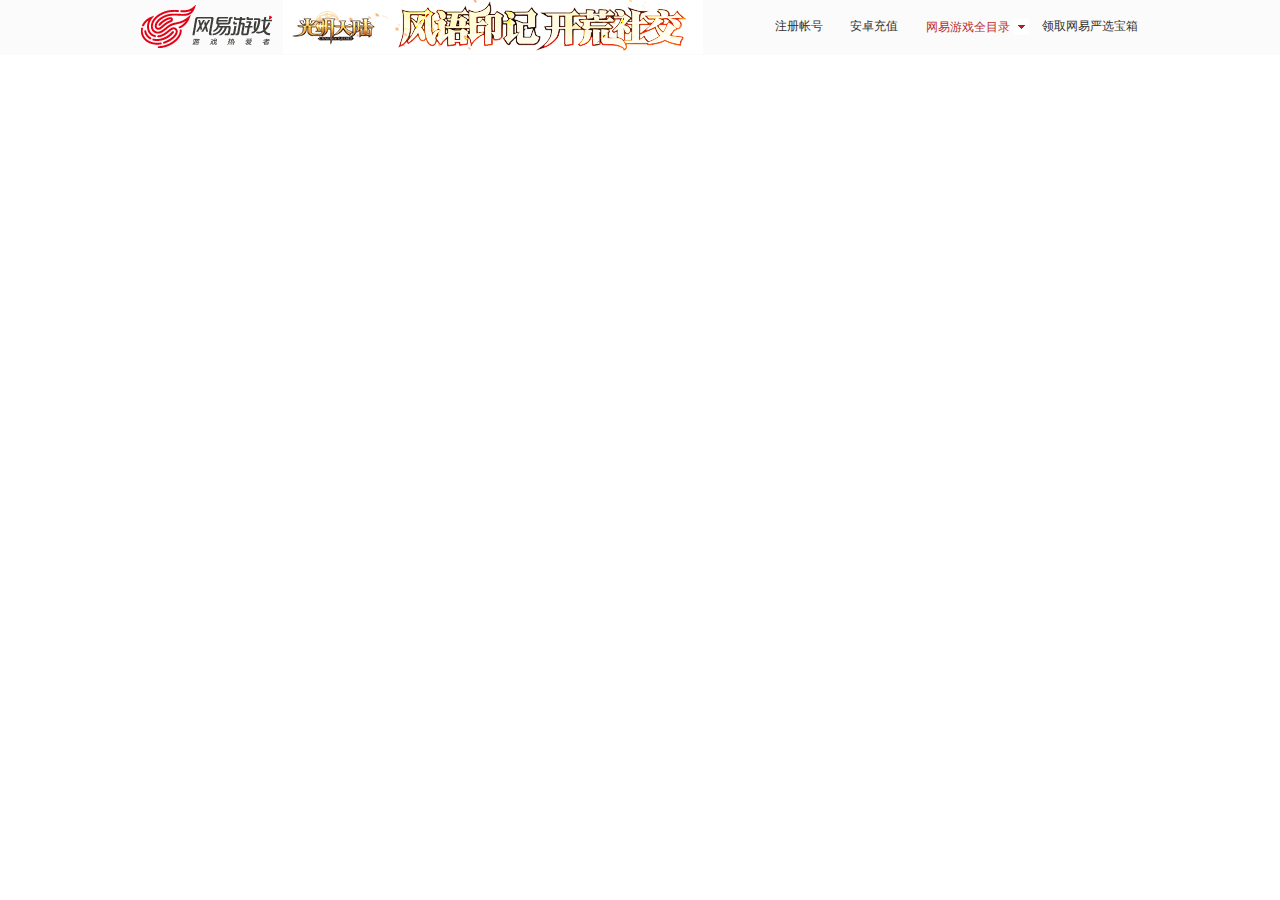
<file: 阴阳师/阴阳师手游首页/common_top_bar/index.html>
<!DOCTYPE html>
<html lang="en">
<head>
    <meta charset="UTF-8">
    <title>Title</title>
    <link rel="stylesheet" href="css/base.css">
    <link rel="stylesheet" href="css/com_bar.css">
    <script src="js/jquery-1.12.4.js"></script>
    <script src="js/self_API.js"></script>
    <script src="js/com_bar.js"></script>
</head>
<body>


<!--顶部公共导航栏开始-->
<div id="NIE-topBar">
    <div class="NIE-topBar-main" id="NIE-topBar-main">

        <a class="NIE-topBar-logo" href="javascript:void(0);" target="_blank"></a>

        <div id="NIE-topBar-news" class="" style="display: block;">
            <span>
                <img class="NIE-topBar-abc-s" id="NIE-topBar-abc-s" src="images/com_bar/5942296e96dee430a81d949e8e7GKjm0.jpg">
                <a href="javascript:void(0);" target="_blank" id="NIE-topBar-news-link">
                    <img id="NIE-topBar-abc-b" src="images/com_bar/5942296f143cfaf6a9421f0a3PFFiKIZ.jpg">
                </a>
                <span id="NIE-topBar-news-close">关闭</span>
            </span>
        </div>

        <div class="NIE-topBar-mid" id="global_gp_mid" style="display: block;">
            <a id="global_gp_reg" href="javascript:void(0);" target="_blank">注册帐号</a>
            <a id="global_gp_card" href="javascript:void(0);" target="_blank">安卓充值</a>
        </div>

        <div class="NIE-topBar-right" id="NIE-topBar-right">
            <a target="_blank" href="javascript:void(0);">领取网易严选宝箱</a>
        </div>

        <div id="NIE-topBar-menu" class="">
            <span>网易游戏全目录 <em class="NIE-topBar-arrIcon"><i></i></em></span>

            <div class="NIE-table" id="NIE-table">
                <ul class="NIE-nav">
                    <li style="width:247px;"><b>客户端游戏</b></li>
                    <li class="mobi" style="width: 603px;"><b>手机游戏</b></li>
                    <li style="width:147px;float:right;" class="last_th"><b>游戏辅助</b></li>
                </ul>
                <ul class="NIE-list">
                    <li style="width:233px;">
                        <p>角色扮演</p>
                        <a href="http://xyq.163.com?from=nietop" target="_blank"><em class="NIE-topBar-1st">梦幻西游电脑版</em></a>
                        <a href="http://tx3.163.com?from=nietop" target="_blank"><em class="NIE-topBar-hot">天下3</em></a>
                        <a href="http://xy2.163.com?from=nietop" target="_blank"><em class="NIE-topBar-hot">大话2经典版</em></a>
                        <a href="http://ty.163.com?from=nietop" target="_blank"><em class="NIE-topBar-new">天谕</em></a>
                        <a href="http://dh2.163.com/?from=nietop" target="_blank">大话2免费版</a>
                        <a href="http://bw.163.com?from=nietop" target="_blank"><em class="NIE-topBar-new">西楚霸王</em></a>
                        <a href="http://xy3.163.com?from=nietop" target="_blank">新大话3经典版</a>
                        <a href="http://xqn.163.com?from=nietop" target="_blank"><em
                                class="NIE-topBar-new">新倩女幽魂</em></a>
                        <a href="http://x3.163.com?from=nietop" target="_blank">新大话3免费版</a>
                        <a href="http://tia.163.com?from=nietop" target="_blank"><em
                                class="NIE-topBar-new">泰亚史诗</em></a>
                        <a href="http://zmq.163.com?from=nietop" target="_blank">镇魔曲</a>
                        <a href="http://dtws2.163.com?from=nietop" target="_blank">大唐无双零</a>
                        <a href="http://long.163.com/?from=nietop" target="_blank">龙魂时刻</a>
                        <a href="http://wh.163.com?from=nietop" target="_blank">武魂2</a>
                        <a href="http://jl.163.com?from=nietop" target="_blank">精灵传说</a>
                        <a href="http://zh.163.com?from=nietop" target="_blank">斩魂</a>
                        <a href="http://ff.163.com?from=nietop" target="_blank">新飞飞</a>
                        <a href="http://www.warcraftchina.com?from=nietop" target="_blank">魔兽世界</a>
                        <a href="http://www.diablo3.com.cn/?from=nietop" target="_blank">暗黑破坏神3</a>
                        <p style="margin-top:2px;">竞技/休闲</p>
                        <a href="http://ow.blizzard.cn/home?from=nietop" target="_blank"><em
                                class="NIE-topBar-new">守望先锋</em></a>
                        <a href="http://tuji.163.com/?from=nietop" target="_blank"><em class="NIE-topBar-new">突击英雄</em></a>
                        <a href="http://db.163.com/?from=nietop" target="_blank"><em
                                class="NIE-topBar-new">夺宝联盟</em></a>
                        <a href="http://wf.163.com/?from=nietop" target="_blank"><em
                                class="NIE-topBar-new">无尽战区</em></a>
                        <a href="http://z.163.com/?from=nietop" target="_blank"><em class="NIE-topBar-new">战意</em></a>
                        <a href="http://mjdj.163.com/?from=nietop" target="_blank"><em class="NIE-topBar-new">秘境对决</em></a>
                        <a href="http://www.heroesofthestorm.com.cn/landing/?from=nietop" target="_blank">风暴英雄</a>
                        <a href="http://sc2.163.com/home?from=nietop" target="_blank">星际争霸Ⅱ</a>
                        <a href="http://y3.163.com?from=nietop" target="_blank">英雄三国</a>
                        <a href="http://www.hearthstone.com.cn/?from=nietop" target="_blank">炉石传说</a>
                    </li>
                    <li class="hot" style="width:143px;">
                        <p>热门推荐</p>
                        <a href="http://my.163.com/?from=nietop" target="_blank"><em class="NIE-topBar-hot">梦幻西游手游</em></a>
                        <a href="http://dhxy.163.com/?from=nietop" target="_blank"><em
                                class="NIE-topBar-hot">大话西游手游</em></a>
                        <a href="http://qnm.163.com/?from=nietop" target="_blank"><em class="NIE-topBar-hot">倩女幽魂手游</em></a>
                        <a href="http://yys.163.com/?from=nietop" target="_blank"><em
                                class="NIE-topBar-hot">阴阳师</em></a>
                        <a href="http://stzb.163.com/?from=nietop" target="_blank"><em class="NIE-topBar-hot">率土之滨</em></a>
                        <a href="http://raven.163.com/?from=nietop" target="_blank"><em
                                class="NIE-topBar-hot">Raven：掠夺者</em></a>
                        <a href="http://dt.163.com/?from=nietop" target="_blank"><em class="NIE-topBar-hot">大唐无双手游</em></a>
                        <a href="http://ldxy.163.com/?from=nietop" target="_blank"><em class="NIE-topBar-hot">乱斗西游2</em></a>
                        <a href="http://mhws.163.com/?from=nietop" target="_blank"><em
                                class="NIE-topBar-hot">梦幻西游无双2</em></a>
                        <a href="http://kf.163.com/?from=nietop" target="_blank">功夫熊猫3手游</a>
                        <a href="http://sm.163.com/?from=nietop" target="_blank">西游神魔决</a>
                        <a href="http://cb.163.com/?from=nietop" target="_blank">时空之刃</a>
                        <a href="http://mxxc.163.com/?from=nietop" target="_blank">梦想星城</a>
                        <a href="http://ma.163.com/?from=nietop" target="_blank">乖离性百万亚瑟王</a>
                        <a href="http://sq.163.com/?from=nietop" target="_blank">有杀气童话</a>
                    </li>
                    <li class="news" style="width: 416px;">
                        <p>新品推荐</p>
                        <div id="NIE-list-news">
                            <div class="long-news">
                                <a href="http://tx.163.com/?from=nietop" target="_blank"><em
                                        class="NIE-topBar-new">天下手游</em></a>
                                <a href="http://mc.163.com/?from=nietop" target="_blank"><em class="NIE-topBar-new">我的世界Minecraft</em></a>
                                <a href="http://t2.163.com/?from=nietop" target="_blank"><em class="NIE-topBar-new">终结者2官方手游</em></a>
                                <a href="http://mblr.163.com/?from=nietop" target="_blank"><em class="NIE-topBar-new">秘宝猎人</em></a>
                                <a href="http://dhrx.163.com/?from=nietop" target="_blank"><em class="NIE-topBar-new">大话西游热血版</em></a>
                                <a href="http://wotb.163.com/?from=nietop" target="_blank"><em class="NIE-topBar-new">坦克世界闪击战</em></a>
                                <a href="http://tqlm.163.com/?from=nietop" target="_blank"><em class="NIE-topBar-new">天启联盟</em></a>
                                <a href="http://ma3.163.com/?from=nietop" target="_blank"><em class="NIE-topBar-new">叛逆性百万亚瑟王</em></a>
                                <a href="http://ms.163.com/?from=nietop" target="_blank"><em class="NIE-topBar-new">元气战姬学院</em></a>
                                <a href="http://moe.163.com/?from=nietop" target="_blank"><em class="NIE-topBar-new">萌王EX</em></a>
                                <a href="http://dot.163.com/?from=nietop" target="_blank"><em class="NIE-topBar-new">泰坦黎明</em></a>
                                <a href="http://miku.163.com/?from=nietop" target="_blank"><em class="NIE-topBar-new">初音速</em></a>
                                <a href="http://zgz.163.com/?from=nietop" target="_blank"><em
                                        class="NIE-topBar-new">战国志</em></a>
                                <a href="http://xsd.163.com/?from=nietop" target="_blank">小时代官方游戏</a>
                                <a href="http://gfxm.163.com/?from=nietop" target="_blank">功夫熊猫官方手游</a>
                                <a href="http://tnj.163.com/?from=nietop" target="_blank">猫和老鼠官方手游</a>
                            </div>
                            <div class="short-news">
                                <a href="http://zm.163.com/?from=nietop" target="_blank"><em class="NIE-topBar-new">镇魔曲手游</em></a>
                                <a href="http://mjdj.163.com/?from=nietop" target="_blank"><em class="NIE-topBar-new">秘境对决</em></a>
                                <a href="http://bilibili.163.com/?from=nietop" target="_blank"><em
                                        class="NIE-topBar-new">魔法禁书目录</em></a>
                                <a href="http://sg.163.com/?from=nietop" target="_blank"><em class="NIE-topBar-new">三国如龙传</em></a>
                                <a href="http://mwsj.163.com/?from=nietop" target="_blank"><em class="NIE-topBar-new">迷雾世界</em></a>
                                <a href="http://land.163.com/?from=nietop" target="_blank"><em class="NIE-topBar-new">光明大陆</em></a>
                                <a href="http://jjwz.163.com/?from=nietop" target="_blank"><em class="NIE-topBar-new">荆棘王座</em></a>
                                <a href="http://zztj.163.com/?from=nietop" target="_blank"><em class="NIE-topBar-new">重装突击</em></a>
                                <a href="http://tank.163.com/?from=nietop" target="_blank"><em class="NIE-topBar-new">坦克连</em></a>
                                <a href="http://tj.163.com/?from=nietop" target="_blank"><em
                                        class="NIE-topBar-new">天骄铁骑</em></a>
                                <a href="http://fz.163.com/?from=nietop" target="_blank"><em
                                        class="NIE-topBar-new">汉王纷争</em></a>
                                <a href="http://id5.163.com/?from=nietop" target="_blank"><em class="NIE-topBar-new">第五人格</em></a>
                                <a href="http://fc.163.com/?from=nietop" target="_blank"><em class="NIE-topBar-new">永远的7日之都</em></a>
                                <a href="http://clx.163.com/?from=nietop" target="_blank"><em
                                        class="NIE-topBar-new">楚留香</em></a>
                                <a href="http://ywl.163.com/?from=nietop" target="_blank">妖刀少女异闻录</a>
                            </div>
                            <div class="mini-news">
                                <a href="http://dhh.163.com/?from=nietop" target="_blank">大航海之路</a>
                                <a href="http://ssydj.163.com/?from=nietop" target="_blank">三少爷的剑</a>
                                <a href="http://hit.163.com/?from=nietop" target="_blank">我守护的一切</a>
                                <a href="http://dance.163.com/?from=nietop" target="_blank">劲舞团</a>
                                <a href="http://ry.163.com/?from=nietop" target="_blank">永恒文明</a>
                                <a href="http://hzhy.163.com/?from=nietop" target="_blank">魂之幻影</a>
                                <a href="http://xf.163.com/?from=nietop" target="_blank">曙光先锋</a>
                                <a href="http://dtyxj.163.com/?from=nietop" target="_blank">大唐游仙记</a>
                                <a href="http://dfw9.163.com/?from=nietop" target="_blank">大富翁9</a>
                                <a href="http://jx.163.com/?from=nietop" target="_blank">无尽战区·觉醒</a>
                                <a href="http://wxzz.163.com/?from=nietop" target="_blank">无限战争</a>
                                <a href="http://glory.163.com/?from=nietop" target="_blank">格罗亚传奇</a>
                                <a href="http://hunter.163.com/?from=nietop" target="_blank">狩猎纪元</a>
                                <a href="http://dao.163.com/?from=nietop" target="_blank">飞刀又见飞刀</a>
                            </div>
                            <div class="mini-news">
                                <a href="http://ha.163.com/?from=nietop" target="_blank">黑暗启元</a>
                                <a href="http://fmz.163.com/?from=nietop" target="_blank">伏魔咒</a>
                                <a href="http://txhd.163.com/?from=nietop" target="_blank">天下HD</a>
                                <a href="http://txx.163.com/?from=nietop" target="_blank">天下X天下</a>
                                <a href="http://zj.163.com/?from=nietop" target="_blank">异次元战姬</a>
                                <a href="http://yhbj.163.com/?from=nietop" target="_blank">永恒边境</a>
                                <a href="http://dos.163.com/?from=nietop" target="_blank">钢铁黎明</a>
                                <a href="http://wjsy.163.com/?from=nietop" target="_blank">无尽神域</a>
                                <a href="http://yongshi.163.com/?from=nietop" target="_blank">勇士x勇士</a>
                                <a href="http://zh.163.com/boot.html?from=nietop" target="_blank">斩魂手游版</a>
                                <a href="http://xjzdy.163.com/?from=nietop" target="_blank">星际总动员</a>
                                <a href="http://mtj.163.com/?from=nietop" target="_blank">魔天记</a>
                                <a href="http://yzr.163.com/?from=nietop" target="_blank">雨血：影之刃</a>
                                <a href="http://tth.163.com/?from=nietop" target="_blank">弹弹猴</a>
                                <a href="http://sl.163.com/?from=nietop" target="_blank">圣灵觉醒</a>
                            </div>
                            <div class="mini-news">
                                <a href="http://god.163.com/?from=nietop" target="_blank">命运起源</a>
                                <a href="http://cake.163.com/index.html?from=nietop" target="_blank">蛋糕物语</a>
                                <a href="http://acg.163.com/?from=nietop" target="_blank">皇牌机娘</a>
                                <a href="http://rz.163.com/?from=nietop" target="_blank">忍者必须死2</a>
                                <a href="http://th.163.com/?from=nietop" target="_blank">童话大冒险</a>
                                <a href="http://bz.163.com/?from=nietop" target="_blank">暴走骑士团</a>
                                <a href="http://yhl.163.com/?from=nietop" target="_blank">倩女幽魂录</a>
                                <a href="http://qybt.163.com/?from=nietop" target="_blank">契约兵团</a>
                                <a href="http://smj.163.com/?from=nietop" target="_blank">神魔劫</a>
                                <a href="http://mmx.163.com/?from=nietop" target="_blank">火拼萌萌消</a>
                                <a href="http://dwlm.163.com/?from=nietop" target="_blank">超能动物联盟</a>
                                <a href="http://jianglin.163.com/?from=nietop" target="_blank">将临天下</a>
                                <a href="http://mgzz.163.com/?from=nietop" target="_blank">蘑菇战争</a>
                                <a href="http://jdsj.163.com/?from=nietop" target="_blank">绝代双骄</a>
                                <a href="http://fd.163.com/?from=nietop" target="_blank">小李飞刀</a>
                            </div>
                            <div class="mini-news">
                                <a href="http://wcym.163.com/?from=nietop" target="_blank">我朝有马</a>
                                <a href="http://zlj.163.com/?from=nietop" target="_blank">口袋侏罗纪</a>
                                <a href="http://wxhd.163.com/?from=nietop" target="_blank">无限幻斗</a>
                                <a href="http://xym.163.com/?from=nietop" target="_blank">迷你西游</a>
                                <a href="http://lzxxdn.163.com/?from=nietop" target="_blank">来自星星的你</a>
                                <a href="http://zgmh.163.com/?from=nietop" target="_blank">主公莫慌</a>
                                <a href="http://slg.163.com/?from=nietop" target="_blank">烽火王师</a>
                                <a href="http://wscs.163.com/?from=nietop" target="_blank">实况俱乐部</a>
                                <a href="http://hyy.163.com/?from=nietop" target="_blank">花语月</a>
                                <a href="http://jm.163.com/?from=nietop" target="_blank">惊梦</a>
                                <a href="http://dc.163.com/?from=nietop" target="_blank">貂蝉的移动城堡</a>
                            </div>
                        </div>

                        <a href="javascript:void(0)" class="NIE-topBar-more" id="NIE-topBar-more">更多热门手游</a>
                    </li>
                    <li style="width:134px;border-right:0;float:right;">

                        <a href="http://ypw.163.com/?from=nietop" target="_blank"><em
                                class="NIE-topBar-hot">游品位</em></a>
                        <a href="http://mumu.163.com/?from=nietop" target="_blank"><em
                                class="NIE-topBar-hot">网易MuMu</em></a>
                        <a href="http://gift.163.com/?from=nietop" target="_blank">网易游戏印象</a>

                        <a href="http://pt.163.com/?from=nietop" target="_blank">网易游戏平台</a>
                        <a href="http://app.netease.com/?from=nietop" target="_blank"><em
                                class="NIE-topBar-new">游戏论坛app</em></a>
                        <a href="http://mkey.163.com?from=nietop" target="_blank">手机将军令</a>
                        <a href="http://ekey.163.com?from=nietop" target="_blank">将军令</a>
                        <a href="http://zhidao.163.com?from=nietop" target="_blank">游戏知道</a>
                        <a href="http://cbg.163.com?from=nietop" target="_blank">藏宝阁</a>
                        <a href="http://cc.163.com?from=nietop" target="_blank">网易CC</a>
                        <a href="http://gm.163.com?from=nietop" target="_blank">客服中心</a>
                        <a href="http://box.gm.163.com/?fromnietop" target="_blank">自助百宝箱</a>
                        <a href="http://uu.163.com?from=nietop" target="_blank">网易UU加速器</a>
                        <a class="NIE-topBar-btn" href="http://game.163.com/?from=nietop" target="_blank">网易游戏</a>
                    </li>
                </ul>
            </div>
        </div>
    </div>
</div>
<!--顶部公共导航栏结束-->


</body>
</html>
</file>
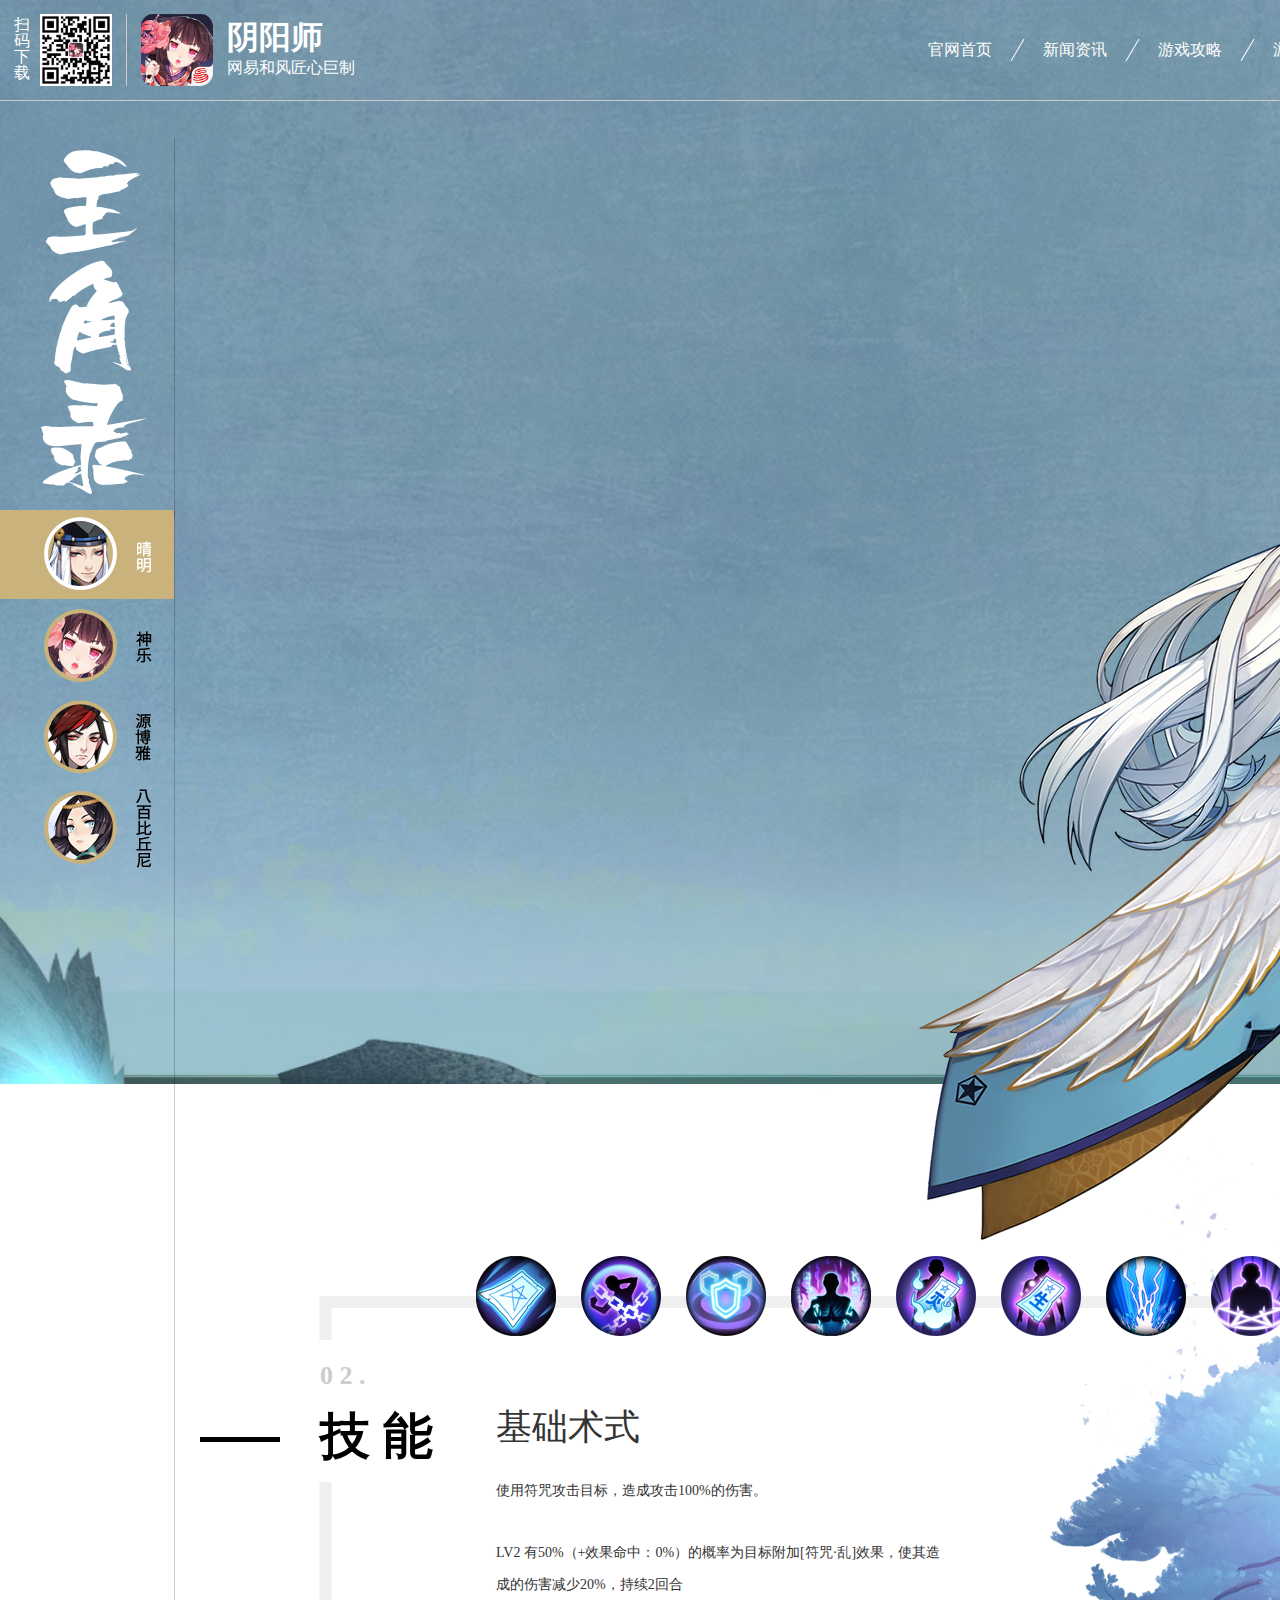
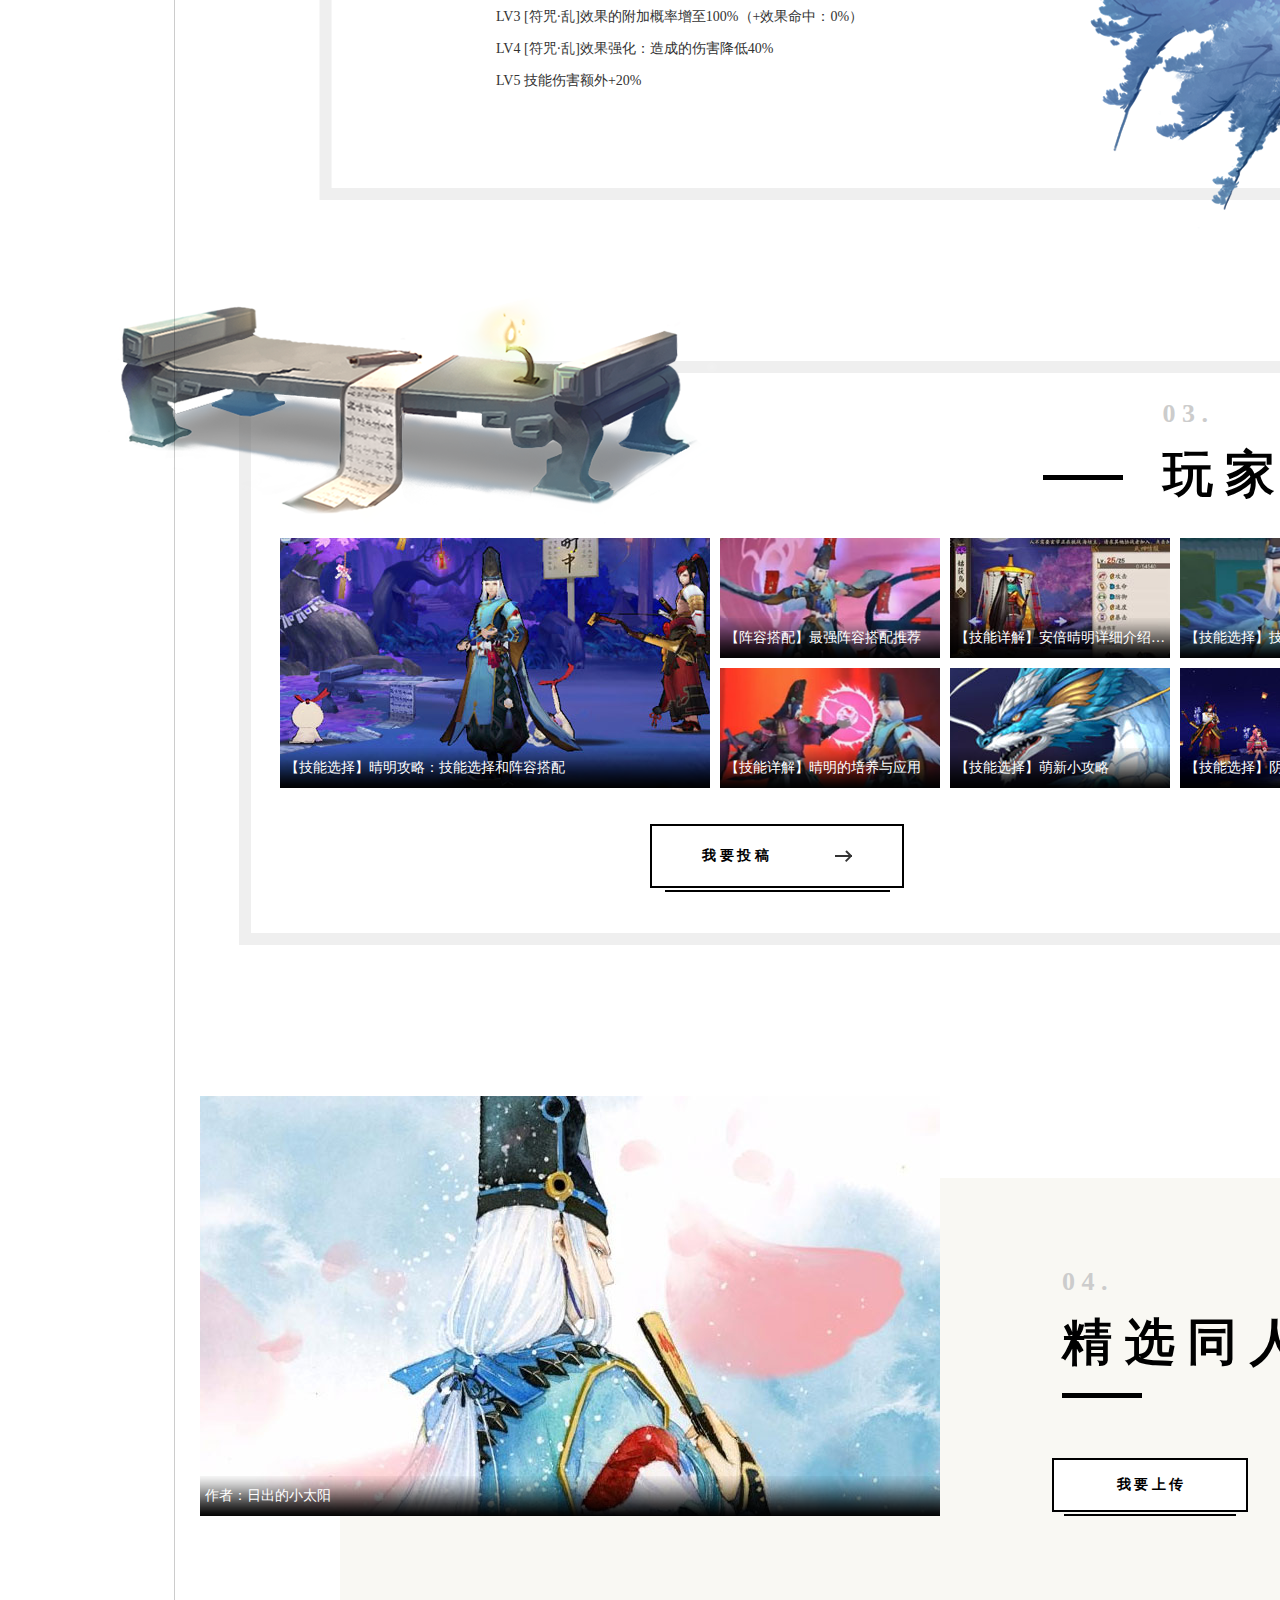
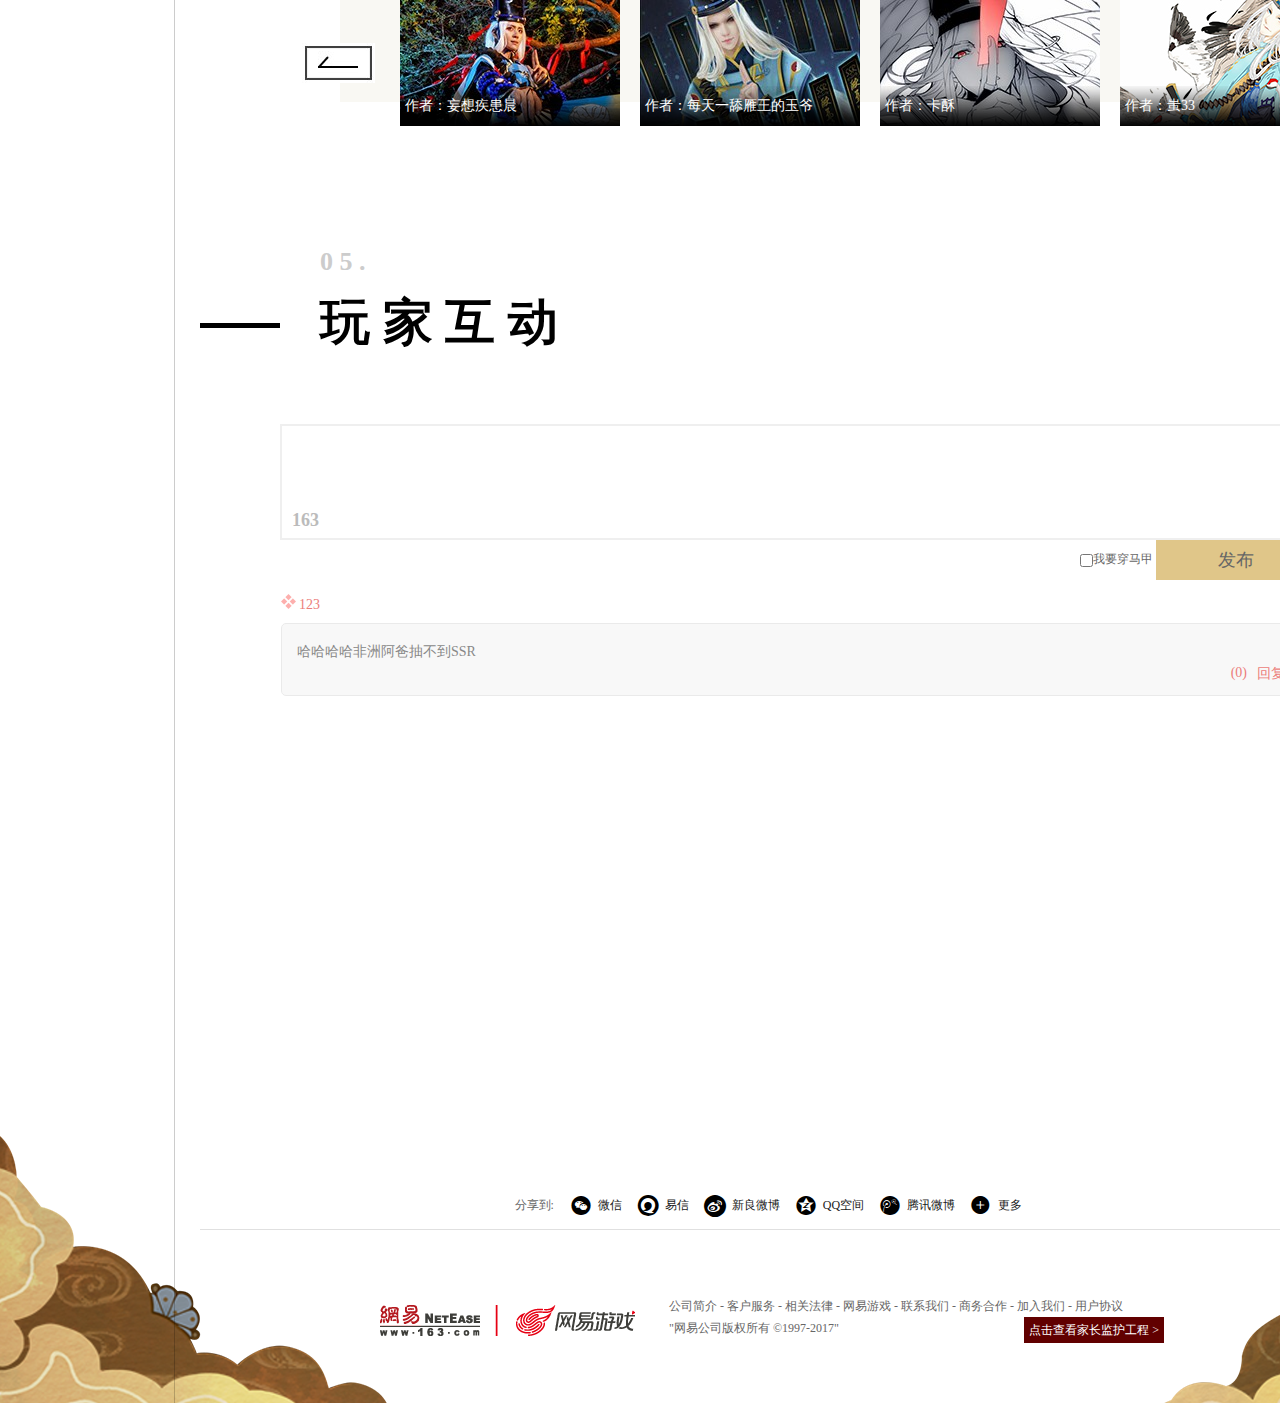
<file: 阴阳师/阴阳师人物介绍/js/introduce.html>
<!DOCTYPE html>
<html lang="en">
<head>
    <meta charset="UTF-8">
    <title>《阴阳师》 手游官网_网易和风匠心制作，开启唯美奇幻之旅</title>
    <link rel="stylesheet" href="../iconfont/font_nsszfwj8znd34n29/iconfont.css">
    <link rel="stylesheet" href="../css/common.css">
    <link rel="stylesheet" href="../css/character.css">
    <link rel="shortcut icon" href="../images/favicon.ico"/>

    <script src="jquery-1.12.4.js"></script>
</head>
<body>
<div class="main">
    <a class="title" href="index.html" target="_blank">阴阳师主角录</a>
    <div class="top-bar">
        <div class="download-icon">
            <span>扫码下载</span>
            <img src="../images/qrcode_sina_2cdebbf.png" alt="阴阳师下载">
        </div>
        <a class="logo-icon" href="//yys.163.com/index.html" target="_blank">
            <img src="../images/6d4433363ce244a6a71948bcb55f82f4.gif" alt="阴阳师">
            <div class="game-name">
                <h3>阴阳师</h3>
                <p>网易和风匠心巨制</p>
            </div>
        </a>
        <div class="nav">
            <a class="nav-btn" href="../../阴阳师主页/mainIndex.html" target="_blank">
                <span class="nav-name">官网首页</span>
            </a>
            <span class="nav-line"></span>
            <a class="nav-btn" href="javascript:;" target="_blank">
                <span class="nav-name">新闻资讯</span>
            </a>
            <span class="nav-line"></span>
            <a class="nav-btn" href="javascript:;" target="_blank">
                <span class="nav-name">游戏攻略</span>
            </a>
            <span class="nav-line"></span>
            <a class="nav-btn" href="../../阴阳师游戏特色页/ts/game.html" target="_blank">
                <span class="nav-name">游戏特色</span>
            </a>
            <span class="nav-line"></span>
            <a class="nav-btn btn-nav-more" id="dongren" href="javascript:;" target="_blank">
                <span class="nav-name">同人专区</span>
                <i class="nav-arrow"></i>
            </a>
            <span class="nav-line"></span>
            <a class="nav-btn btn-nav-more" id="guanfang" href="javascript:;">
                <span class="nav-name">官方渠道</span>
                <i class="nav-arrow"></i>
            </a>
        </div>
        <div class="nav-more">
            <div class="nav-more-list dongren">
                <a class="nav-more-btn" href="javascript:;"
                   target="_blank">
                    <div class="nav-more-inner">
                        <img class="nav-more-icon" src="../images/topbar_huihua_8a3c9e4.png">
                        <span class="nav-more-name">同人绘画</span>
                    </div>
                </a>
                <a class="nav-more-btn" href="javascript:;"
                   target="_blank">
                    <div class="nav-more-inner">
                        <img class="nav-more-icon" src="../images/topbar_cos_df63cf3.png">
                        <span class="nav-more-name">玩家COS</span>
                    </div>
                </a>
                <a class="nav-more-btn last" href="javascript:;"
                   target="_blank">
                    <div class="nav-more-inner">
                        <img class="nav-more-icon" src="../images/topbar_gaoshou_74a7b61.png">
                        <span class="nav-more-name">高手在民间</span>
                    </div>
                </a>
            </div>
            <div class="nav-more-list guanfang">
                <a class="nav-more-btn" href="javascript:;" target="_blank">
                    <div class="nav-more-inner">
                        <img class="nav-more-icon" src="../images/topbar_bbs_d37786a.png">
                        <span class="nav-more-name">官方论坛</span>
                    </div>
                </a>
                <a class="nav-more-btn"
                   href="javascript:;"
                   target="_blank">
                    <div class="nav-more-inner">
                        <img class="nav-more-icon" src="../images/topbar_baidu_84d6cdb.png">
                        <span class="nav-more-name">百度贴吧</span>
                    </div>
                </a>
                <a class="nav-more-btn" href="javascript:;" target="_blank">
                    <img class="nav-more-icon qrcode" src="../images/qrcode_sina_2cdebbf.png">
                    <span class="nav-more-name">官方微博</span>
                </a>
                <div class="nav-more-btn">
                    <img class="nav-more-icon qrcode" src="../images/qrcode_wechat_d99aea4.jpg">
                    <span class="nav-more-name">官方微信</span>
                </div>
                <div class="qq-group">
                    <ul>
                        <li>204422345（1群已满）</li>
                        <li>546027375（4群）</li>
                        <li>540687051（2群已满）</li>
                        <li>344590267（5群）</li>
                        <li>546653739（3群）</li>
                    </ul>
                    <span>官方QQ群</span>
                </div>
            </div>
        </div>
    </div>  <!--导航-->
    <div class="side-bar">
        <div class="link">
            <a class="btn-link btn-link1" href="index.html">晴明</a>
            <a class="btn-link btn-link2" href="index.html">神乐</a>
            <a class="btn-link btn-link3" href="index.html">源博雅</a>
            <a class="btn-link btn-link4" href="index.html">八百比丘尼</a>
        </div>
        <div class="download-icon" id="shaoma">
            <span>扫码下载</span>
            <img src="../images/e56e5f8551054a6ba104759bc32c4c63.gif" alt="阴阳师下载">
        </div>
    </div>  <!--左侧人物选择-->
    <div class="section1" data-section="简介">
        <div class="section-content">
            <div class="wrap">
                <div class="bg">
                    <img src="../images/top/name1/top-bj.jpg" alt="阴阳师主角录">
                </div>
                <div class="soul">
                    <img src="../images/top/name1/long.png" alt="阴阳师主角录">
                </div>
                <div class="role">
                    <img src="../images/top/name1/renwu.png" alt="阴阳师主角录">
                </div>
                <div class="role-title">
                    <span class="role-name">晴 明</span>
                    <!-- 小视屏显示框-->
                    <a class="btn btn-video" href="javascript:;"

                       data-video="../images/240199e7c78a0f19c2b8e58fe2f55539.gif">
                        <div class="box">
                            <!-- 小视屏地址-->
                            <img src="../images/240199e7c78a0f19c2b8e58fe2f55539.gif" alt="">
                            <video src="JAVASCRIPT:;" width="126" height="76" autoplay
                                   loop muted></video>
                        </div>
                        <!--小视屏下面的横线变大-->
                        <i class="icon-video"></i>
                        <i class="btn-line"><i></i></i>
                    </a>
                </div>
                <div class="role-cont">
                    <div class="role-desc">
                        <p>京都城中极具盛名的天才阴阳师</p>
                        <p>却不知为何失去了自己的记忆</p>
                        <p>等待着他的是寻回记忆的喜悦</p>
                        <p>还是不堪回首的残忍真相</p>
                    </div>
                    <a class="btn btn-cv" href="javascript:;"
                       data-audio="https://nie.res.netease.com/yys/2016/mp3/1.mp3">
                        CV：杉山纪彰
                        <i class="icon-cv">
                            <i></i>
                            <i></i>
                            <i></i>
                            <i></i>
                            <i></i>
                        </i>
                        <i class="btn-line"><i></i></i>
                    </a>
                    <div class="border">
                        <i class="border-top"></i>
                        <i class="border-right"></i>
                        <i class="border-bottom"></i>
                        <i class="border-left"></i>
                    </div>
                    <div class="section-title">
                        <span class="section-title-head">0 1 .</span>
                        <span class="section-title-foot">简 介</span>
                        <i class="section-title-line bottom"></i>
                    </div>
                    <i class="icon-mouse">
                        <i class="icon-mouse-line"></i>
                        <i class="icon-mouse-arrow1"></i>
                        <i class="icon-mouse-arrow2"></i>
                        <i class="icon-mouse-arrow3"></i>
                    </i>
                </div>
            </div>
        </div>
    </div>   <!--   1   中间人物展示和简介-->
    <div class="section2" data-section="技能">
        <div class="section-content">
            <div class="wrap">
                <div class="section-title">
                    <span class="section-title-head">0 2 .</span>
                    <span class="section-title-foot">技 能</span>
                    <i class="section-title-line left"></i>
                </div>
                <div class="skill-slide">
                    <div class="skill-btn">
                        <a href="javascript:;"><img src="../images/1003_65f8d81.png" alt="基础术式"></a>
                        <a href="javascript:;"><img src="../images/1009_8f3d33f.png" alt="言灵·缚"></a>
                        <a href="javascript:;"><img src="../images/1011_ce1d0ad.png" alt="言灵·守"></a>
                        <a href="javascript:;"><img src="../images/1007_af896d0.png" alt="言灵·一式"></a>
                        <a href="javascript:;"><img src="../images/1005_aed420f.png" alt="符咒·灭"></a>
                        <a href="javascript:;"><img src="../images/1004_a6f84e0.png" alt="符咒·生"></a>
                        <a href="javascript:;"><img src="../images/9001_cb51051.png" alt="雷帝召来"></a>
                        <a href="javascript:;"><img src="../images/1008_08e1bbc.png" alt="言灵·星"></a>
                    </div>
                    <div class="tempWrap">
                       <div class="skill-wrap">
                           <div class="skill-cont">
                               <span class="skill-name">基础术式</span>
                               <p class="skill-desc">使用符咒攻击目标，造成攻击100%的伤害。</p>
                               <p class="skill-lv">LV2 有50%（+效果命中：0%）的概率为目标附加[符咒·乱]效果，使其造成的伤害减少20%，持续2回合</p>
                               <p class="skill-lv">LV3 [符咒·乱]效果的附加概率增至100%（+效果命中：0%）</p>
                               <p class="skill-lv">LV4 [符咒·乱]效果强化：造成的伤害降低40%</p>
                               <p class="skill-lv">LV5 技能伤害额外+20%</p>
                           </div>
                           <div class="skill-cont">
                               <span class="skill-name">言灵·缚</span>
                               <p class="skill-desc">
                                   以结界束缚目标，使目标受到的伤害增加10%，并有50%（+效果命中）的概率束缚敌人，被束缚的单位可以通过使用普通攻击打破束缚解除控制。结界继承阴阳师5%的生命值，技能冷却2回合。</p>
                               <p class="skill-lv">LV2 [言灵·缚]效果强化：受到的伤害增加20%</p>
                               <p class="skill-lv">LV3 [言灵·缚]效果强化：受到的伤害增加30%</p>
                               <p class="skill-lv">LV4 [言灵·缚]效果强化：受到的伤害增加40%</p>
                               <p class="skill-lv">LV5 结界继承的生命值增至阴阳师的10%</p>
                           </div>
                           <div class="skill-cont">
                               <span class="skill-name">言灵·守</span>
                               <p class="skill-desc">以灵力结成一个巨大的防守结界，使敌人无法伤害队友，结界在阴阳师行动2次或承受阴阳师生命上限10%的伤害后失效，技能冷却3回合。</p>
                               <p class="skill-lv">LV2 吸收量增至阴阳师生命上限的11%</p>
                               <p class="skill-lv">LV3 吸收量增至阴阳师生命上限的12%</p>
                               <p class="skill-lv">LV4 吸收量增至阴阳师生命上限的13%</p>
                               <p class="skill-lv">LV5 吸收量增至阴阳师生命上限的14%</p>
                           </div>
                           <div class="skill-cont">
                               <span class="skill-name">言灵·一式</span>
                               <p class="skill-desc">引爆战场内所有符咒并清除其效果，每个队友身上的符咒会为其恢复自身生命的10%，每个敌军身上的符咒会对其造成晴明攻击10%的伤害。</p>
                               <p class="skill-lv">该技能无法升级</p>
                           </div>
                           <div class="skill-cont">
                               <span class="skill-name">符咒·灭</span>
                               <p class="skill-desc">为敌方全体贴上[符咒·灭]，使目标受到的伤害增加15%，效果在目标行动2次后消失，该效果不可被驱散。</p>
                               <p class="skill-lv">LV2 [符咒·灭]效果强化：使目标受到的伤害增加20%</p>
                               <p class="skill-lv">LV3 [符咒·灭]效果强化：使目标受到的伤害增加25%</p>
                               <p class="skill-lv">LV4 [符咒·灭]效果强化：使目标受到的伤害增加30%</p>
                               <p class="skill-lv">LV5 [符咒·灭]持续回合数+1</p>
                           </div>
                           <div class="skill-cont">
                               <span class="skill-name">符咒·生</span>
                               <p class="skill-desc">为其他队友贴上[符咒·生]，使其受到的伤害降低15%，持续2回合。</p>
                               <p class="skill-lv">LV2 [符咒·生]持续回合数+1</p>
                               <p class="skill-lv">LV3 [符咒·生]效果强化：受到的伤害降低20%</p>
                               <p class="skill-lv">LV4 [符咒·生]效果强化：受到的伤害降低30%</p>
                               <p class="skill-lv">LV5 [符咒·生]的效果同时作用于阴阳师</p>
                           </div>
                           <div class="skill-cont">
                               <span class="skill-name">雷帝召来</span>
                               <p class="skill-desc">晴明受到攻击时有10%（+效果命中）的概率召唤神龙，神龙以灵力召来天雷攻击敌方全体，造成晴明攻击100%的伤害。</p>
                               <p class="skill-lv">LV2 有10%（+效果命中：0%）的概率晕眩敌人1回合</p>
                               <p class="skill-lv">LV3 技能伤害额外+10%</p>
                               <p class="skill-lv">LV4 眩晕概率增至20%（+效果命中：0%）</p>
                               <p class="skill-lv">LV5 技能伤害额外+10%</p>
                           </div>
                           <div class="skill-cont">
                               <span class="skill-name">言灵·星</span>
                               <p class="skill-desc">以灵力划出五芒星结界，提升全体队友15%的伤害，持续2回合。</p>
                               <p class="skill-lv">LV2 [言灵·星]效果强化：造成的伤害增加20%</p>
                               <p class="skill-lv">LV3 [言灵·星]效果强化：造成的伤害增加25%</p>
                               <p class="skill-lv">LV4 [言灵·星]效果强化：造成的伤害增加30%</p>
                               <p class="skill-lv">LV5 [言灵·星]持续回合数+1</p>
                           </div>
                       </div>
                    </div>
                </div>
            </div>
        </div>
    </div>   <!--   2     技能展示-->
    <div class="section3" data-section="玩家攻略">
        <div class="section-content">
            <div class="wrap">
                <div class="section-title">
                    <span class="section-title-head">0 3 .</span>
                    <span class="section-title-foot">玩 家 攻 略</span>
                    <i class="section-title-line left"></i>
                </div>
                <div class="strategy-grid">
                    <a class="strategy-btn first" href="http://yys.163.com/skill/xinshou/2016/10/27/23029_650897.html"
                       target="_blank">
                        <img src="../images/1_d39c0fe.jpg" alt="晴明攻略：技能选择和阵容搭配">
                        <p class="strategy-name">【技能选择】晴明攻略：技能选择和阵容搭配</p>
                    </a>
                    <a class="strategy-btn" href="http://yys.163.com/skill/xinshou/2016/10/28/23029_651106.html"
                       target="_blank">
                        <img src="../images/2_2a02797.jpg" alt="最强阵容搭配推荐">
                        <p class="strategy-name">【阵容搭配】最强阵容搭配推荐</p>
                    </a>
                    <a class="strategy-btn" href="http://yys.163.com/skill/xinshou/2016/10/27/23029_650868.html"
                       target="_blank">
                        <img src="../images/3_92fab55.jpg" alt="安倍晴明详细介绍 阵容搭配技巧">
                        <p class="strategy-name">【技能详解】安倍晴明详细介绍 阵容搭配技巧</p>
                    </a>
                    <a class="strategy-btn" href="http://yys.163.com/skill/xinshou/2016/10/27/23029_650822.html"
                       target="_blank">
                        <img src="../images/4_825357e.jpg" alt="技能选择推荐">
                        <p class="strategy-name">【技能选择】技能选择推荐</p>
                    </a>
                    <a class="strategy-btn" href="http://yys.163.com/skill/xinshou/2016/10/27/23029_650866.html"
                       target="_blank">
                        <img src="../images/5_7728457.jpg" alt="晴明的培养与应用">
                        <p class="strategy-name">【技能详解】晴明的培养与应用</p>
                    </a>
                    <a class="strategy-btn" href="http://yys.163.com/skill/xinshou/2016/09/09/23029_641271.html"
                       target="_blank">
                        <img src="../images/6_69baf2a.jpg" alt="萌新小攻略">
                        <p class="strategy-name">【技能选择】萌新小攻略</p>
                    </a>
                    <a class="strategy-btn" href="http://yys.163.com/skill/xinshou/2016/10/21/23029_649421.html"
                       target="_blank">
                        <img src="../images/7_b255f17.jpg" alt="阴阳术进阶攻略">
                        <p class="strategy-name">【技能选择】阴阳术进阶攻略</p>
                    </a>
                </div>
                <div class="btn-group">
                    <a class="btn" href="http://yys.163.com/news/official/2016/09/02/22592_639865.html" target="_blank">
                        我 要 投 稿
                        <i class="btn-line"><i></i></i>
                        <i class="btn-arrow"></i>
                    </a>
                </div>
            </div>
        </div>
    </div>   <!--  3   玩家攻略-->
    <div class="section4" data-section="精选同人绘">
        <div class="section-content">
            <div class="wrap">
                <div class="section-title">
                    <span class="section-title-head">0 4 .</span>
                    <span class="section-title-foot">精 选 同 人</span>
                    <i class="section-title-line bottom"></i>
                </div>
                <a class="btn" href="http://tuku.yys.163.com/s/index.html" target="_blank">
                    我 要 上 传
                    <i class="btn-line"><i></i></i>
                </a>
                <a class="pic-btn first"
                   href="http://tuku.yys.163.com/s/pic.html?id=580208b74836e936075e591c&image_id=58020fce68d7794f253c8d55"
                   target="_blank">
                    <img src="../images/1_1a2b627.jpg" alt="精选同人绘">
                    <p class="pic-name">作者：日出的小太阳</p>
                </a>
                <div class="pic-slide">
                    <a class="pic-prev" href="javascript:;"><i>prev</i></a>
                    <a class="pic-next" href="javascript:;"><i>next</i></a>

                    <div class="pic-wrap">
                        <div class="pic-cont" id="Lbt1">
                            <a class="pic-btn"
                               href="http://tuku.yys.163.com/s/pic.html?id=580208b74836e936075e591c&image_id=580209b094ca6e7866d65d32"
                               target="_blank">
                                <img src="../images/2_a52894d.jpg" alt="精选同人绘">
                                <p class="pic-name">作者：妄想疾患晨</p>
                            </a>
                            <a class="pic-btn"
                               href="http://tuku.yys.163.com/s/pic.html?id=580208b74836e936075e591c&image_id=58020f6794ca6e7866d65d38"
                               target="_blank">
                                <img src="../images/3_9cfeabd.jpg" alt="精选同人绘">
                                <p class="pic-name">作者：每天一舔雁王的玉爷</p>
                            </a>
                            <a class="pic-btn"
                               href="http://tuku.yys.163.com/s/pic.html?id=580208b74836e936075e591c&image_id=5802144c68d7797c653c8d56"
                               target="_blank">
                                <img src="../images/4_54d1b0f.jpg" alt="精选同人绘">
                                <p class="pic-name">作者：卡酥</p>
                            </a>
                            <a class="pic-btn"
                               href="http://tuku.yys.163.com/s/pic.html?id=580208b74836e936075e591c&image_id=58020da5f874e82c1b7044dd"
                               target="_blank">
                                <img src="../images/5_74c2796.jpg" alt="精选同人绘">
                                <p class="pic-name">作者：蚩33</p>
                            </a>

                        </div>
                        <div class="pic-cont" id="Lbt2">
                            <a class="pic-btn"
                               href="http://tuku.yys.163.com/s/pic.html?id=580208b74836e936075e591c&image_id=58020c278617ef4ad5ae1449"
                               target="_blank">
                                <img src="../images/6_6286e13.jpg" alt="精选同人绘">
                                <p class="pic-name">作者：阿雕ADyio</p>
                            </a>
                            <a class="pic-btn"
                               href="http://tuku.yys.163.com/s/pic.html?id=580208b74836e936075e591c&image_id=58020ea44836e936075e591d"
                               target="_blank">
                                <img src="../images/7_0faa05f.jpg" alt="精选同人绘">
                                <p class="pic-name">作者：九狐狐狐</p>
                            </a>
                        </div>
                    </div>
                </div>
            </div>
        </div>
    </div> <!--   4   精选同人-->
    <div class="section5" data-section="玩家互动">
        <div class="section-content">
            <div class="wrap">
                <div class="section-title">
                    <span class="section-title-head">0 5 .</span>
                    <span class="section-title-foot">玩 家 互 动</span>
                    <i class="section-title-line left"></i>
                </div> <!-- 上面玩家互动-->
                <div class="wan-jia-hu-dong">
                    <div class="deng-lu"><a href="javascript:;">登录</a></div>
                    <textarea name="" id="hu-dong" cols="30" rows="10"></textarea>
                    <div class="fb">
                        <span class="shu-zi">163</span>
                        <label>

                            <input type="checkbox" class="ma-jia">我要穿马甲
                        </label>
                        <input type="submit" value="发布" class="fa-bu">
                    </div>

                </div>           <!--此处发布框-->
                <div class="clone" style="display: none;">   <!--需要克隆的样式-->
                    <li>
                        <div><img src="../images/icon_author_0b151d6.png" alt="">
                            <span>123</span>
                        </div>
                        <div class="lyb-txt">
                            <p>哈哈哈哈非洲阿爸抽不到SSR</p>
                            <a href="javascript:;" class="hui-fu">回复</a>
                            <a href="javascript:;">(<span>0</span>)</a>

                        </div>
                    </li>
                </div>
                <div class="liu-yan-ban" id="lyb">
                    <div class="dundongtiao">
                        <div class="gun-dong-tiao" id="gdtt"></div>
                    </div>            <!-- 滚动条-->

                    <ul class="lyb-in" style="" id="ucontent">
                        <li>
                            <div><img src="../images/icon_author_0b151d6.png" alt="">
                                <span>123</span>
                            </div>
                            <div class="lyb-txt">
                                <p>哈哈哈哈非洲阿爸抽不到SSR</p>
                                <a href="javascript:;" class="hui-fu">回复</a>
                                <a href="javascript:;">(<span>0</span>)</a>

                            </div>
                        </li>



                    </ul> <!--留言板外层-->
                </div>                 <!--此处是留言板-->
            </div>
        </div>
    </div>   <!-- 5  玩家互动-->
    <div class="footer">
        <div class="wrap">
            <div id="NIE-share">  <!-- 分享图标-->
                <div class="NIE-share NIE-share6">
                    <span class="NIE-share-txt">分享到:</span>
                    <ul class="NIE-share-iconBtn">
                        <li>
                            <a class="icofont NIE-share-btn23" title="分享到微信二维码" target="_self" href="javascript:;">
                                <span class="iconfont">&#xe60a;</span>
                                <em>微信</em>
                            </a>
                        </li>
                        <li>
                            <a class="icofont NIE-share-btn23" title="分享到微信二维码" target="_self" href="javascript:;">
                                <span class="iconfont">&#xe609;</span>
                                <em>易信</em>
                            </a>
                        </li>
                        <li>
                            <a class="icofont NIE-share-btn23" title="分享到微信二维码" target="_self" href="javascript:;">
                                <span class="iconfont">&#xe657;</span>
                                <em>新良微博</em>
                            </a>
                        </li>
                        <li>
                            <a class="icofont NIE-share-btn23" title="分享到微信二维码" target="_self" href="javascript:;">
                                <span class="iconfont">&#xe6df;</span>
                                <em>QQ空间</em>
                            </a>
                        </li>
                        <li>
                            <a class="icofont NIE-share-btn23" title="分享到微信二维码" target="_self" href="javascript:;">
                                <span class="iconfont">&#xe65c;</span>
                                <em>腾讯微博</em>
                            </a>
                        </li>
                        <li class="gd-in">
                            <a class="icofont NIE-share-btn23" title="分享到微信二维码" target="_self" href="javascript:;">
                                <span class="iconfont">&#xe623;</span>
                                <em>更多</em>
                            </a>
                        </li>  <!--更多-->

                    </ul>
                    <div class="geng-duo-in">
                        <ul>
                            <li>
                                <a class="icofont NIE-share-btn23 rrwang" title="分享到微信二维码" target="_self"
                                   href="javascript:;">
                                    <span class="iconfont">&#xe608;</span>
                                    <em>人人网</em>
                                </a>
                            </li>
                            <li>
                                <a class="icofont NIE-share-btn23 qq" title="分享到微信二维码" target="_self"
                                   href="javascript:;">
                                    <span class="iconfont">&#xe6c3;</span>
                                    <em>QQ好友</em>
                                </a>
                            </li>
                            <li>
                                <a class="icofont NIE-share-btn23 db" title="分享到微信二维码" target="_self"
                                   href="javascript:;">
                                    <span class="iconfont">&#xe654;</span>
                                    <em>豆瓣</em>
                                </a>
                            </li>
                            <li>
                                <a class="icofont NIE-share-btn23 tb" title="分享到微信二维码" target="_self"
                                   href="javascript:;">
                                    <span class="iconfont">&#xe605;</span>
                                    <em>百度贴吧</em>
                                </a>
                            </li>
                        </ul>
                    </div>
                </div>
            </div>


            <div id="NIE-copyRight">
                <div class="nie-copyright-new-inner">
                    <div class="nie-cn-part1">
                        <span class="nie-cn-logo">
                            <a href="javascript:;" class="a0" target="_blank">
                                <img src="../images/download.png" alt="">
                            </a>
                            <a href="javascript:;" class="a0" target="_blank">
                                <img src="../images/download1.png" alt="">
                            </a>
                        </span>
                        <span class="nie-cn-nav">
                            <i class="nie-cn-nav-i1">
                                <a href="javascript:;">公司简介</a>
                                -
                                <a href="javascript:;">客户服务</a>
                                -
                                <a href="javascript:;">相关法律</a>
                                -
                                <a href="javascript:;">网易游戏</a>
                                -
                                <a href="javascript:;">联系我们</a>
                                -
                                <a href="javascript:;">商务合作</a>
                                -
                                <a href="javascript:;">加入我们</a>
                                -
                                <a href="javascript:;">用户协议</a>

                            </i>
                            <i>
                                <span>"网易公司版权所有 ©1997-2017"</span><a class="nie-cn-guardianship" href="jascript:;">点击查看家长监护工程
                                ></a>
                            </i>
                        </span>
                    </div>
                </div>
            </div>
        </div>
    </div>
</div>
<div id="dialog-video" class="dialog">
    <div class="dialog-container">
        <a class="dialog-close" href="javascript:;"></a>
        <div id="video" class="dialog-wrap"></div>
    </div>
</div>

<div id="dialog-login" class="dialog">
    <div class="dialog-container">
        <a class="dialog-close" href="javascript:;"></a>
        <div id="login" class="dialog-wrap"></div>
    </div>
</div>
<script src="common.js"></script>
<!--<script src="jquery-1.12.4.js"></script>-->

</body>
</html>
</file>
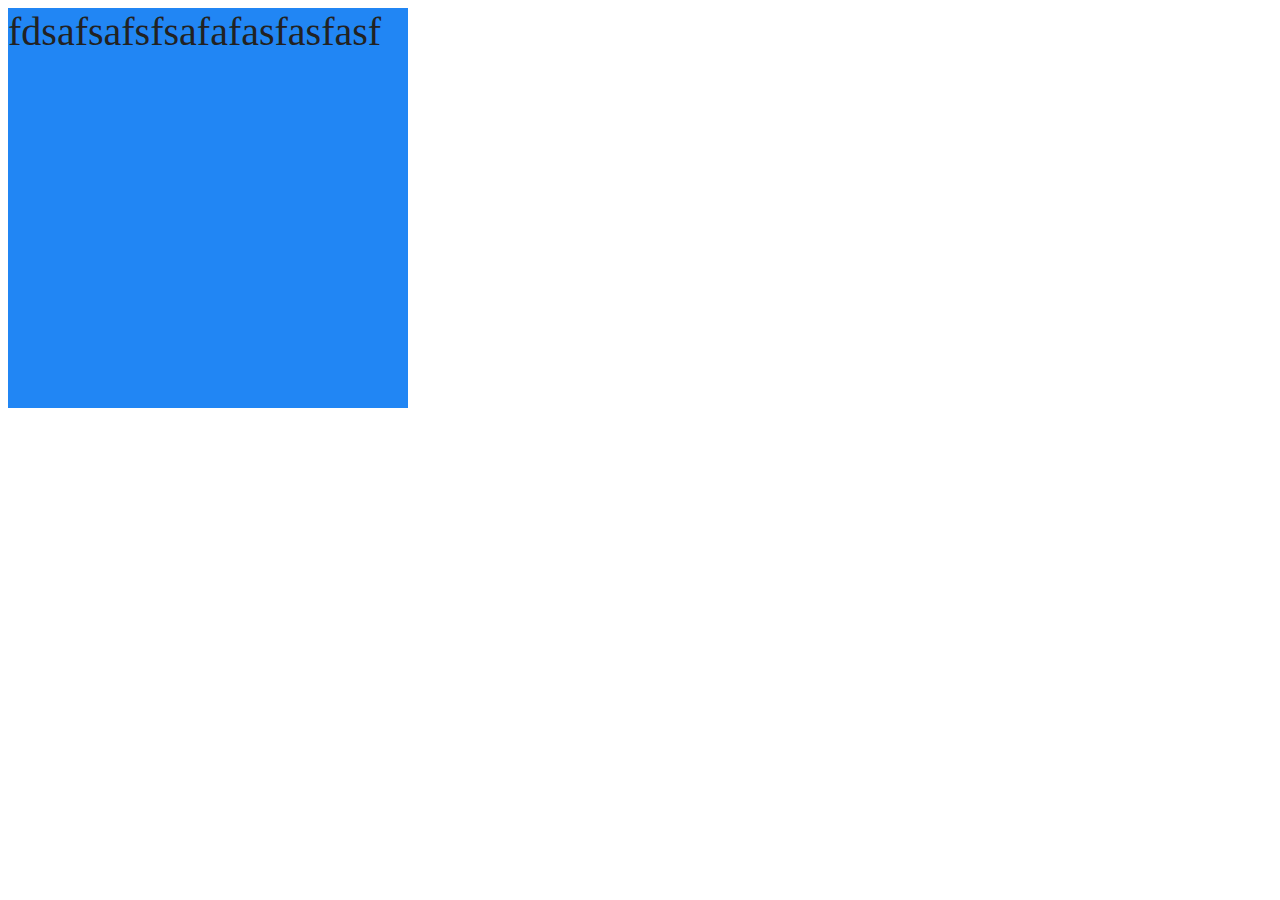
<file: 阴阳师/阴阳师游戏特色页/ts/1111111.html>
<!DOCTYPE html>
<html lang="en">
<head>
    <meta charset="UTF-8">
    <title>Title</title>
    <style>
        #box {
            width: 400px;
            height: 400px;
            background-color: rgb(33, 134, 244);
            color: #222;
            font-size: 40px;
        }
    </style>
</head>
<body>
<div id="box">fdsafsafsfsafafasfasfasf</div>


<script>
    var box = document.getElementById("box");
    box.onclick = function () {
        colorAnimate(this, "color", [255, 44, 0]);
    };

    box.onmouseover = function () {
        colorAnimate(this, "backgroundColor", [255, 255, 4]);
    }

    box.onmouseout = function () {
        colorAnimate(this, "backgroundColor", [33, 134, 244]);
    }


    function colorAnimate(tag, colorAttr, rgb) {
//        若目标含有计时器，清空
        clearInterval(tag.timer);

//        设置计时器
        tag.timer = setInterval(function () {
//            设置结束标志
            var flag = true;
            //        获取背景颜色样式
            var bgc = getComputedStyle(tag)[colorAttr];
//        将背景颜色字符串，转换为rgb数组，存储在bgcArr中
            var bgcArr = bgc.replace("rgb(", "").replace(")", "").replace(" ", "").replace(" ", "").split(",");
//            循环遍历，分别对每一个rgb值进行设置
            for (var i = 0; i < 3; i++) {
//                将字符串转换为数值型
                bgcArr[i] = parseInt(bgcArr[i]);
                //            设置步进值
                var step = (rgb[i] - bgcArr[i]) / 10;
                step = step > 0 ? Math.ceil(step) : Math.floor(step);
//                更新颜色值
                bgcArr[i] += step;
//                判断是否到达目标rgb值，没有的话，更改结束标志
                if (bgcArr[i] != rgb[i]) {
                    flag = false;
                }
            }
//            设置新的背景颜色
            tag.style[colorAttr] = "rgb(" + bgcArr[0] + "," + bgcArr[1] + "," + bgcArr[2] + ")";
//            判断是否结束
            if (flag) {
                clearInterval(tag.timer);
            }
        }, 20)
    }
</script>
</body>
</html>
</file>
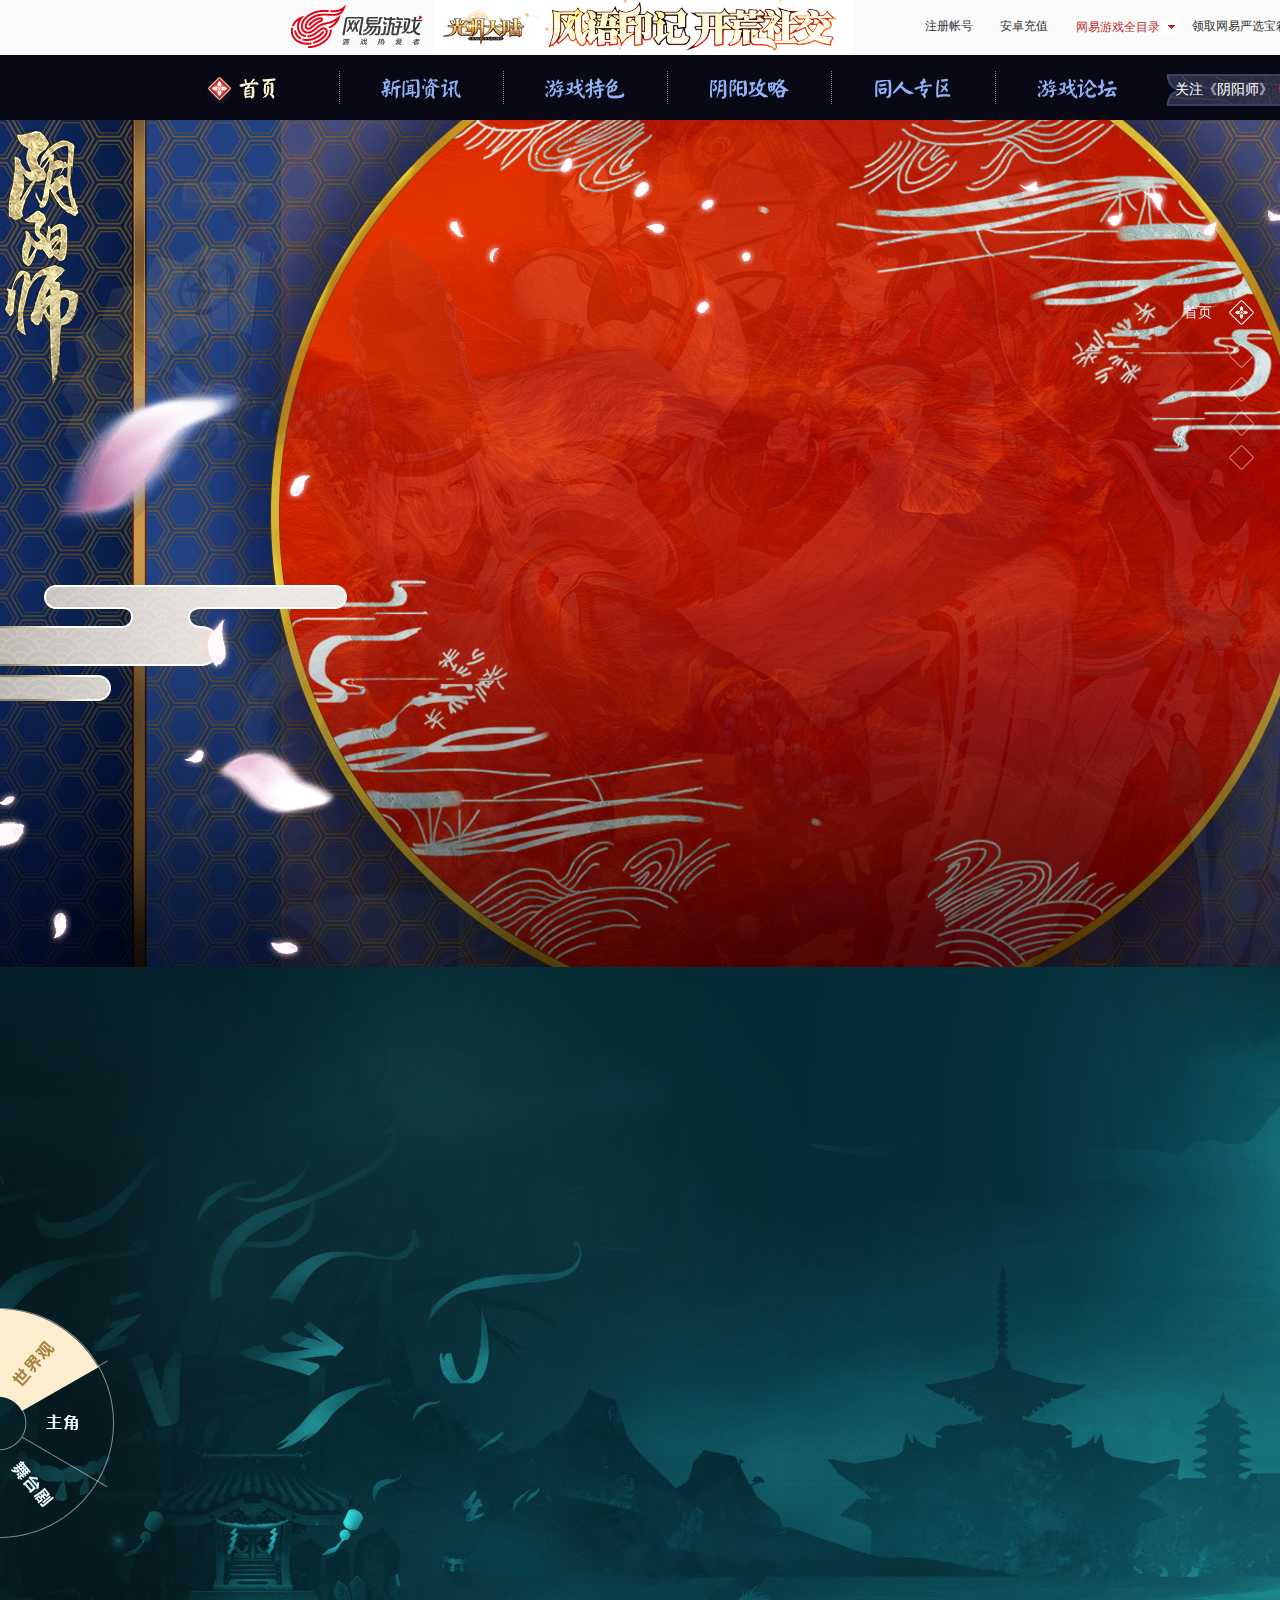
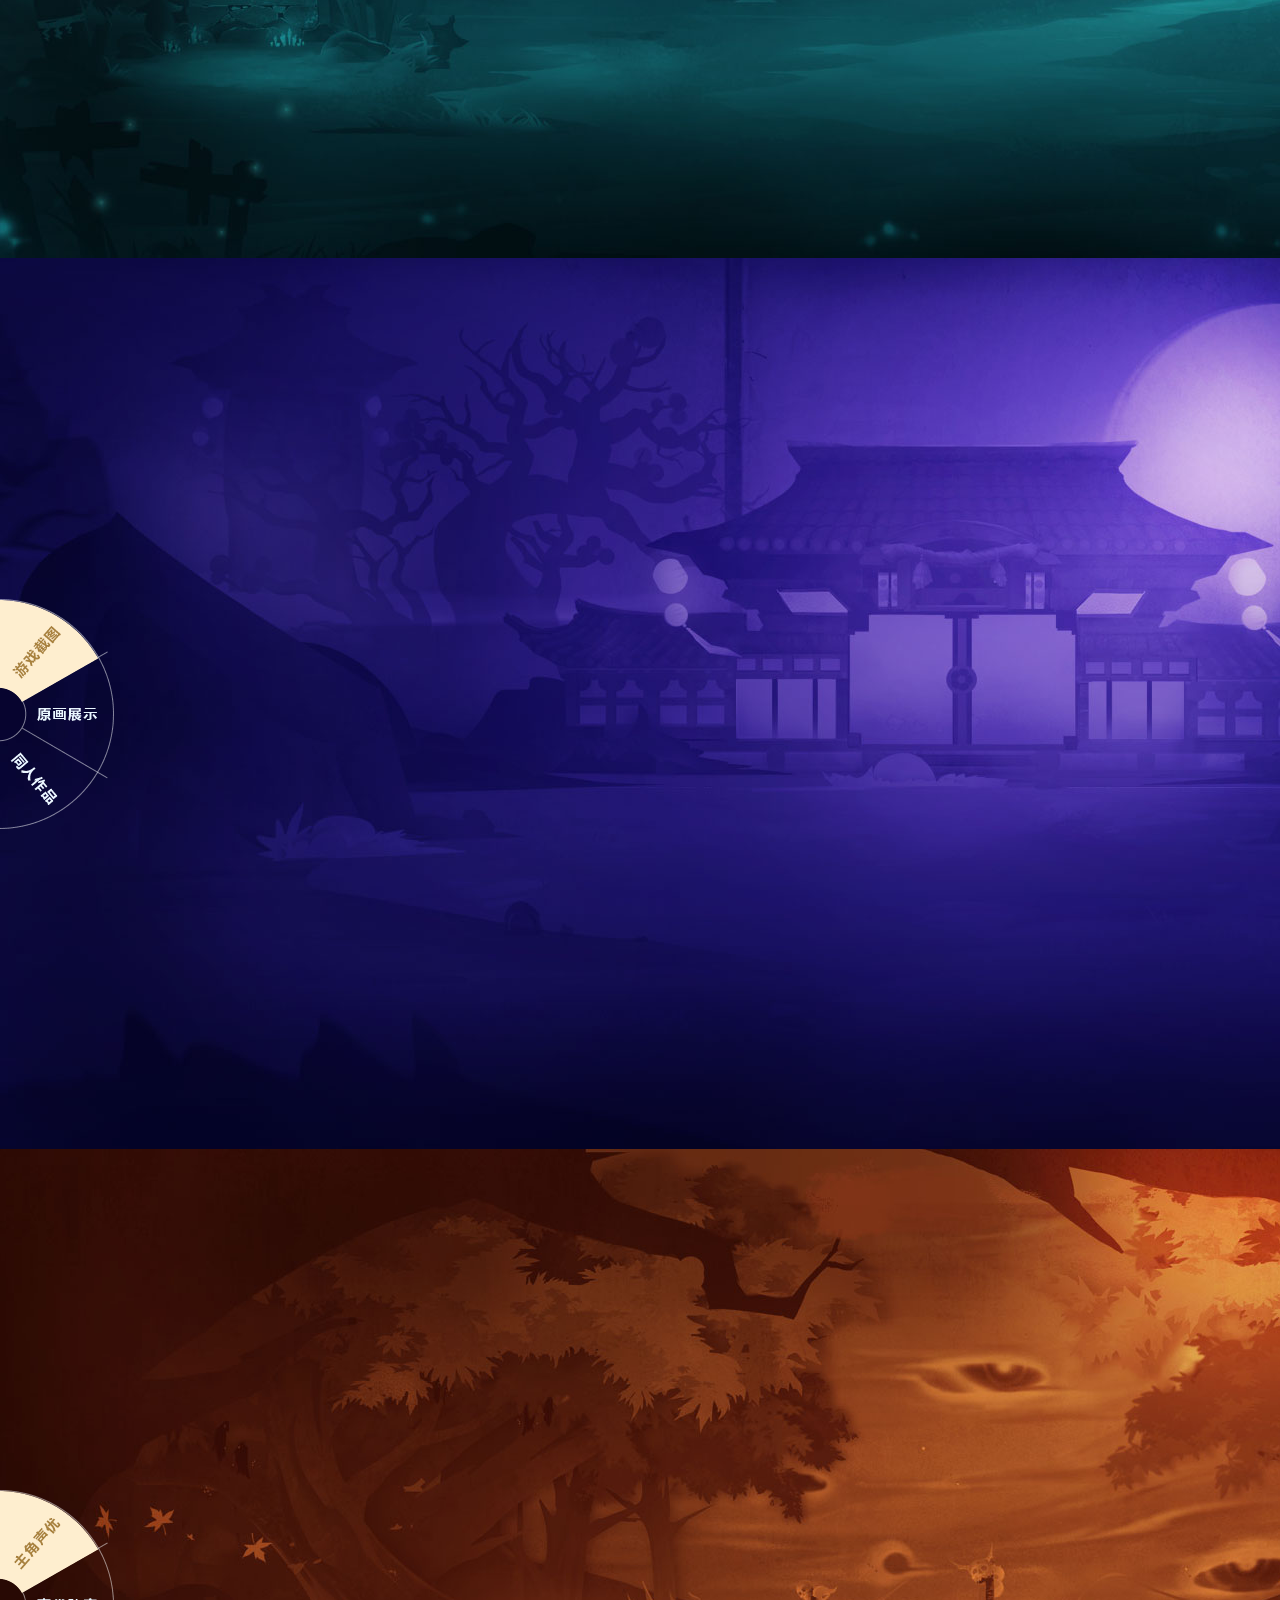
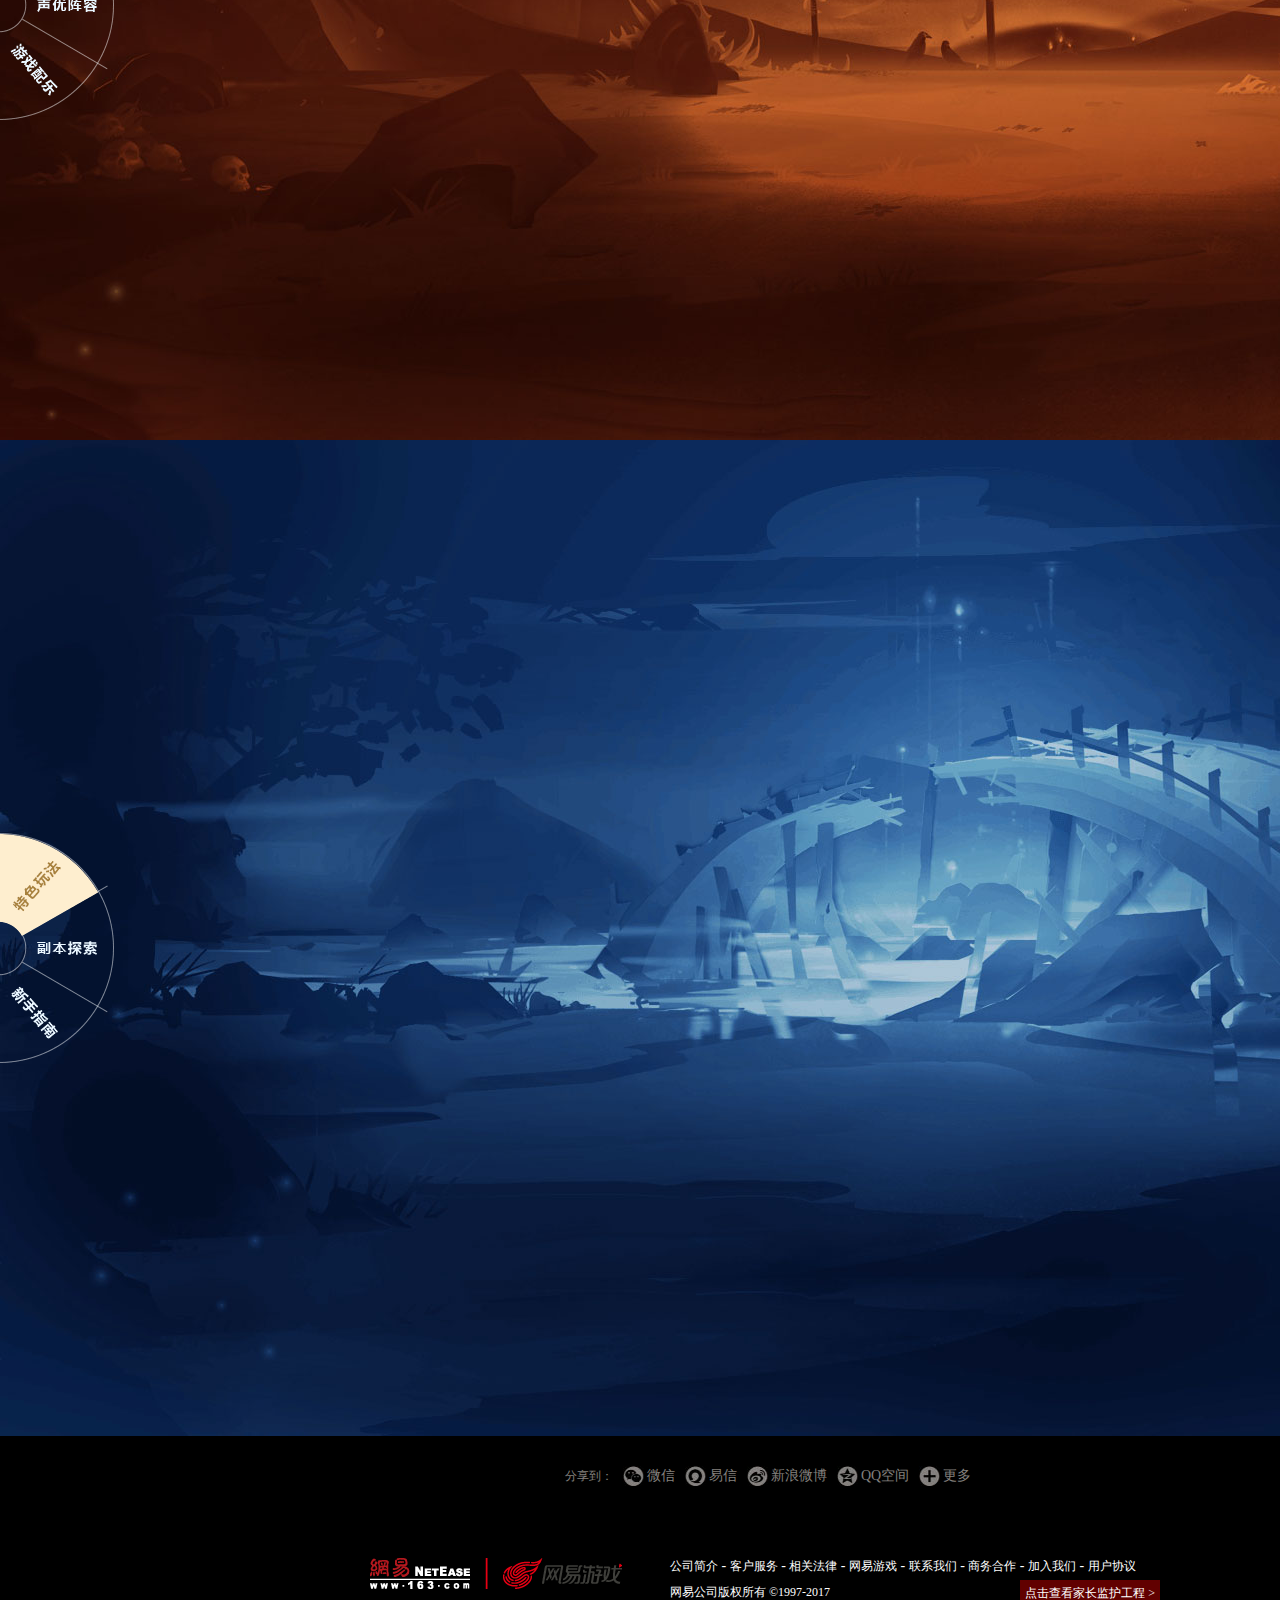
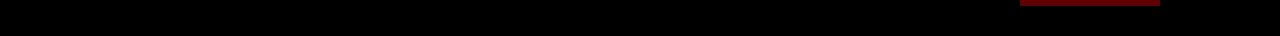
<file: 阴阳师/阴阳师游戏特色页/ts/game.html>
<!DOCTYPE html>
<html lang="en">
<head>
    <meta charset="UTF-8">
    <title>《阴阳师》 手游官网_网易和风匠心制作，开启唯美奇幻之旅</title>
    <link rel="stylesheet" href="css/base.css">
    <link rel="stylesheet" href="css/com_bar.css">
    <link rel="stylesheet" href="css/tese.css">
    <link rel="stylesheet" href="css/ts_style.css">
    <link rel="shortcut icon" href="images/favicon.ico"/>

    <script src="js/jquery-1.12.4.js"></script>
    <script src="js/self_API.js"></script>
    <script src="js/com_bar.js"></script>
    <script src="js/ts_effects.js"></script>
</head>
<body>


<!--顶部公共导航栏开始-->
<div id="NIE-topBar">
    <div class="NIE-topBar-main" id="NIE-topBar-main">
        <a class="NIE-topBar-logo" href="javascript:void(0);" target="_blank"></a>

        <div id="NIE-topBar-news" class="" style="display: block;">
            <span>
                <img class="NIE-topBar-abc-s" id="NIE-topBar-abc-s" src="images/com_bar/5942296e96dee430a81d949e8e7GKjm0.jpg">
                <a href="javascript:void(0);" target="_blank" id="NIE-topBar-news-link">
                    <img id="NIE-topBar-abc-b" src="images/com_bar/5942296f143cfaf6a9421f0a3PFFiKIZ.jpg">
                </a>
                <span id="NIE-topBar-news-close">关闭</span>
            </span>
        </div>

        <div class="NIE-topBar-mid" id="global_gp_mid" style="display: block;">
            <a id="global_gp_reg" href="javascript:void(0);" target="_blank">注册帐号</a>
            <a id="global_gp_card" href="javascript:void(0);" target="_blank">安卓充值</a>
        </div>

        <div class="NIE-topBar-right" id="NIE-topBar-right">
            <a target="_blank" href="javascript:void(0);">领取网易严选宝箱</a>
        </div>

        <div id="NIE-topBar-menu" class="">
            <span>网易游戏全目录 <em class="NIE-topBar-arrIcon"><i></i></em></span>

            <div class="NIE-table" id="NIE-table">
                <ul class="NIE-nav">
                    <li style="width:247px;"><b>客户端游戏</b></li>
                    <li class="mobi" style="width: 603px;"><b>手机游戏</b></li>
                    <li style="width:147px;float:right;" class="last_th"><b>游戏辅助</b></li>
                </ul>
                <ul class="NIE-list">
                    <li style="width:233px;">
                        <p>角色扮演</p>
                        <a href="http://xyq.163.com?from=nietop" target="_blank"><em class="NIE-topBar-1st">梦幻西游电脑版</em></a>
                        <a href="http://tx3.163.com?from=nietop" target="_blank"><em class="NIE-topBar-hot">天下3</em></a>
                        <a href="http://xy2.163.com?from=nietop" target="_blank"><em class="NIE-topBar-hot">大话2经典版</em></a>
                        <a href="http://ty.163.com?from=nietop" target="_blank"><em class="NIE-topBar-new">天谕</em></a>
                        <a href="http://dh2.163.com/?from=nietop" target="_blank">大话2免费版</a>
                        <a href="http://bw.163.com?from=nietop" target="_blank"><em class="NIE-topBar-new">西楚霸王</em></a>
                        <a href="http://xy3.163.com?from=nietop" target="_blank">新大话3经典版</a>
                        <a href="http://xqn.163.com?from=nietop" target="_blank"><em
                                class="NIE-topBar-new">新倩女幽魂</em></a>
                        <a href="http://x3.163.com?from=nietop" target="_blank">新大话3免费版</a>
                        <a href="http://tia.163.com?from=nietop" target="_blank"><em
                                class="NIE-topBar-new">泰亚史诗</em></a>
                        <a href="http://zmq.163.com?from=nietop" target="_blank">镇魔曲</a>
                        <a href="http://dtws2.163.com?from=nietop" target="_blank">大唐无双零</a>
                        <a href="http://long.163.com/?from=nietop" target="_blank">龙魂时刻</a>
                        <a href="http://wh.163.com?from=nietop" target="_blank">武魂2</a>
                        <a href="http://jl.163.com?from=nietop" target="_blank">精灵传说</a>
                        <a href="http://zh.163.com?from=nietop" target="_blank">斩魂</a>
                        <a href="http://ff.163.com?from=nietop" target="_blank">新飞飞</a>
                        <a href="http://www.warcraftchina.com?from=nietop" target="_blank">魔兽世界</a>
                        <a href="http://www.diablo3.com.cn/?from=nietop" target="_blank">暗黑破坏神3</a>
                        <p style="margin-top:2px;">竞技/休闲</p>
                        <a href="http://ow.blizzard.cn/home?from=nietop" target="_blank"><em
                                class="NIE-topBar-new">守望先锋</em></a>
                        <a href="http://tuji.163.com/?from=nietop" target="_blank"><em class="NIE-topBar-new">突击英雄</em></a>
                        <a href="http://db.163.com/?from=nietop" target="_blank"><em
                                class="NIE-topBar-new">夺宝联盟</em></a>
                        <a href="http://wf.163.com/?from=nietop" target="_blank"><em
                                class="NIE-topBar-new">无尽战区</em></a>
                        <a href="http://z.163.com/?from=nietop" target="_blank"><em class="NIE-topBar-new">战意</em></a>
                        <a href="http://mjdj.163.com/?from=nietop" target="_blank"><em class="NIE-topBar-new">秘境对决</em></a>
                        <a href="http://www.heroesofthestorm.com.cn/landing/?from=nietop" target="_blank">风暴英雄</a>
                        <a href="http://sc2.163.com/home?from=nietop" target="_blank">星际争霸Ⅱ</a>
                        <a href="http://y3.163.com?from=nietop" target="_blank">英雄三国</a>
                        <a href="http://www.hearthstone.com.cn/?from=nietop" target="_blank">炉石传说</a>
                    </li>
                    <li class="hot" style="width:143px;">
                        <p>热门推荐</p>
                        <a href="http://my.163.com/?from=nietop" target="_blank"><em class="NIE-topBar-hot">梦幻西游手游</em></a>
                        <a href="http://dhxy.163.com/?from=nietop" target="_blank"><em
                                class="NIE-topBar-hot">大话西游手游</em></a>
                        <a href="http://qnm.163.com/?from=nietop" target="_blank"><em class="NIE-topBar-hot">倩女幽魂手游</em></a>
                        <a href="http://yys.163.com/?from=nietop" target="_blank"><em
                                class="NIE-topBar-hot">阴阳师</em></a>
                        <a href="http://stzb.163.com/?from=nietop" target="_blank"><em class="NIE-topBar-hot">率土之滨</em></a>
                        <a href="http://raven.163.com/?from=nietop" target="_blank"><em
                                class="NIE-topBar-hot">Raven：掠夺者</em></a>
                        <a href="http://dt.163.com/?from=nietop" target="_blank"><em class="NIE-topBar-hot">大唐无双手游</em></a>
                        <a href="http://ldxy.163.com/?from=nietop" target="_blank"><em class="NIE-topBar-hot">乱斗西游2</em></a>
                        <a href="http://mhws.163.com/?from=nietop" target="_blank"><em
                                class="NIE-topBar-hot">梦幻西游无双2</em></a>
                        <a href="http://kf.163.com/?from=nietop" target="_blank">功夫熊猫3手游</a>
                        <a href="http://sm.163.com/?from=nietop" target="_blank">西游神魔决</a>
                        <a href="http://cb.163.com/?from=nietop" target="_blank">时空之刃</a>
                        <a href="http://mxxc.163.com/?from=nietop" target="_blank">梦想星城</a>
                        <a href="http://ma.163.com/?from=nietop" target="_blank">乖离性百万亚瑟王</a>
                        <a href="http://sq.163.com/?from=nietop" target="_blank">有杀气童话</a>
                    </li>
                    <li class="news" style="width: 416px;">
                        <p>新品推荐</p>
                        <div id="NIE-list-news">
                            <div class="long-news">
                                <a href="http://tx.163.com/?from=nietop" target="_blank"><em
                                        class="NIE-topBar-new">天下手游</em></a>
                                <a href="http://mc.163.com/?from=nietop" target="_blank"><em class="NIE-topBar-new">我的世界Minecraft</em></a>
                                <a href="http://t2.163.com/?from=nietop" target="_blank"><em class="NIE-topBar-new">终结者2官方手游</em></a>
                                <a href="http://mblr.163.com/?from=nietop" target="_blank"><em class="NIE-topBar-new">秘宝猎人</em></a>
                                <a href="http://dhrx.163.com/?from=nietop" target="_blank"><em class="NIE-topBar-new">大话西游热血版</em></a>
                                <a href="http://wotb.163.com/?from=nietop" target="_blank"><em class="NIE-topBar-new">坦克世界闪击战</em></a>
                                <a href="http://tqlm.163.com/?from=nietop" target="_blank"><em class="NIE-topBar-new">天启联盟</em></a>
                                <a href="http://ma3.163.com/?from=nietop" target="_blank"><em class="NIE-topBar-new">叛逆性百万亚瑟王</em></a>
                                <a href="http://ms.163.com/?from=nietop" target="_blank"><em class="NIE-topBar-new">元气战姬学院</em></a>
                                <a href="http://moe.163.com/?from=nietop" target="_blank"><em class="NIE-topBar-new">萌王EX</em></a>
                                <a href="http://dot.163.com/?from=nietop" target="_blank"><em class="NIE-topBar-new">泰坦黎明</em></a>
                                <a href="http://miku.163.com/?from=nietop" target="_blank"><em class="NIE-topBar-new">初音速</em></a>
                                <a href="http://zgz.163.com/?from=nietop" target="_blank"><em
                                        class="NIE-topBar-new">战国志</em></a>
                                <a href="http://xsd.163.com/?from=nietop" target="_blank">小时代官方游戏</a>
                                <a href="http://gfxm.163.com/?from=nietop" target="_blank">功夫熊猫官方手游</a>
                                <a href="http://tnj.163.com/?from=nietop" target="_blank">猫和老鼠官方手游</a>
                            </div>
                            <div class="short-news">
                                <a href="http://zm.163.com/?from=nietop" target="_blank"><em class="NIE-topBar-new">镇魔曲手游</em></a>
                                <a href="http://mjdj.163.com/?from=nietop" target="_blank"><em class="NIE-topBar-new">秘境对决</em></a>
                                <a href="http://bilibili.163.com/?from=nietop" target="_blank"><em
                                        class="NIE-topBar-new">魔法禁书目录</em></a>
                                <a href="http://sg.163.com/?from=nietop" target="_blank"><em class="NIE-topBar-new">三国如龙传</em></a>
                                <a href="http://mwsj.163.com/?from=nietop" target="_blank"><em class="NIE-topBar-new">迷雾世界</em></a>
                                <a href="http://land.163.com/?from=nietop" target="_blank"><em class="NIE-topBar-new">光明大陆</em></a>
                                <a href="http://jjwz.163.com/?from=nietop" target="_blank"><em class="NIE-topBar-new">荆棘王座</em></a>
                                <a href="http://zztj.163.com/?from=nietop" target="_blank"><em class="NIE-topBar-new">重装突击</em></a>
                                <a href="http://tank.163.com/?from=nietop" target="_blank"><em class="NIE-topBar-new">坦克连</em></a>
                                <a href="http://tj.163.com/?from=nietop" target="_blank"><em
                                        class="NIE-topBar-new">天骄铁骑</em></a>
                                <a href="http://fz.163.com/?from=nietop" target="_blank"><em
                                        class="NIE-topBar-new">汉王纷争</em></a>
                                <a href="http://id5.163.com/?from=nietop" target="_blank"><em class="NIE-topBar-new">第五人格</em></a>
                                <a href="http://fc.163.com/?from=nietop" target="_blank"><em class="NIE-topBar-new">永远的7日之都</em></a>
                                <a href="http://clx.163.com/?from=nietop" target="_blank"><em
                                        class="NIE-topBar-new">楚留香</em></a>
                                <a href="http://ywl.163.com/?from=nietop" target="_blank">妖刀少女异闻录</a>
                            </div>
                            <div class="mini-news">
                                <a href="http://dhh.163.com/?from=nietop" target="_blank">大航海之路</a>
                                <a href="http://ssydj.163.com/?from=nietop" target="_blank">三少爷的剑</a>
                                <a href="http://hit.163.com/?from=nietop" target="_blank">我守护的一切</a>
                                <a href="http://dance.163.com/?from=nietop" target="_blank">劲舞团</a>
                                <a href="http://ry.163.com/?from=nietop" target="_blank">永恒文明</a>
                                <a href="http://hzhy.163.com/?from=nietop" target="_blank">魂之幻影</a>
                                <a href="http://xf.163.com/?from=nietop" target="_blank">曙光先锋</a>
                                <a href="http://dtyxj.163.com/?from=nietop" target="_blank">大唐游仙记</a>
                                <a href="http://dfw9.163.com/?from=nietop" target="_blank">大富翁9</a>
                                <a href="http://jx.163.com/?from=nietop" target="_blank">无尽战区·觉醒</a>
                                <a href="http://wxzz.163.com/?from=nietop" target="_blank">无限战争</a>
                                <a href="http://glory.163.com/?from=nietop" target="_blank">格罗亚传奇</a>
                                <a href="http://hunter.163.com/?from=nietop" target="_blank">狩猎纪元</a>
                                <a href="http://dao.163.com/?from=nietop" target="_blank">飞刀又见飞刀</a>
                            </div>
                            <div class="mini-news">
                                <a href="http://ha.163.com/?from=nietop" target="_blank">黑暗启元</a>
                                <a href="http://fmz.163.com/?from=nietop" target="_blank">伏魔咒</a>
                                <a href="http://txhd.163.com/?from=nietop" target="_blank">天下HD</a>
                                <a href="http://txx.163.com/?from=nietop" target="_blank">天下X天下</a>
                                <a href="http://zj.163.com/?from=nietop" target="_blank">异次元战姬</a>
                                <a href="http://yhbj.163.com/?from=nietop" target="_blank">永恒边境</a>
                                <a href="http://dos.163.com/?from=nietop" target="_blank">钢铁黎明</a>
                                <a href="http://wjsy.163.com/?from=nietop" target="_blank">无尽神域</a>
                                <a href="http://yongshi.163.com/?from=nietop" target="_blank">勇士x勇士</a>
                                <a href="http://zh.163.com/boot.html?from=nietop" target="_blank">斩魂手游版</a>
                                <a href="http://xjzdy.163.com/?from=nietop" target="_blank">星际总动员</a>
                                <a href="http://mtj.163.com/?from=nietop" target="_blank">魔天记</a>
                                <a href="http://yzr.163.com/?from=nietop" target="_blank">雨血：影之刃</a>
                                <a href="http://tth.163.com/?from=nietop" target="_blank">弹弹猴</a>
                                <a href="http://sl.163.com/?from=nietop" target="_blank">圣灵觉醒</a>
                            </div>
                            <div class="mini-news">
                                <a href="http://god.163.com/?from=nietop" target="_blank">命运起源</a>
                                <a href="http://cake.163.com/index.html?from=nietop" target="_blank">蛋糕物语</a>
                                <a href="http://acg.163.com/?from=nietop" target="_blank">皇牌机娘</a>
                                <a href="http://rz.163.com/?from=nietop" target="_blank">忍者必须死2</a>
                                <a href="http://th.163.com/?from=nietop" target="_blank">童话大冒险</a>
                                <a href="http://bz.163.com/?from=nietop" target="_blank">暴走骑士团</a>
                                <a href="http://yhl.163.com/?from=nietop" target="_blank">倩女幽魂录</a>
                                <a href="http://qybt.163.com/?from=nietop" target="_blank">契约兵团</a>
                                <a href="http://smj.163.com/?from=nietop" target="_blank">神魔劫</a>
                                <a href="http://mmx.163.com/?from=nietop" target="_blank">火拼萌萌消</a>
                                <a href="http://dwlm.163.com/?from=nietop" target="_blank">超能动物联盟</a>
                                <a href="http://jianglin.163.com/?from=nietop" target="_blank">将临天下</a>
                                <a href="http://mgzz.163.com/?from=nietop" target="_blank">蘑菇战争</a>
                                <a href="http://jdsj.163.com/?from=nietop" target="_blank">绝代双骄</a>
                                <a href="http://fd.163.com/?from=nietop" target="_blank">小李飞刀</a>
                            </div>
                            <div class="mini-news">
                                <a href="http://wcym.163.com/?from=nietop" target="_blank">我朝有马</a>
                                <a href="http://zlj.163.com/?from=nietop" target="_blank">口袋侏罗纪</a>
                                <a href="http://wxhd.163.com/?from=nietop" target="_blank">无限幻斗</a>
                                <a href="http://xym.163.com/?from=nietop" target="_blank">迷你西游</a>
                                <a href="http://lzxxdn.163.com/?from=nietop" target="_blank">来自星星的你</a>
                                <a href="http://zgmh.163.com/?from=nietop" target="_blank">主公莫慌</a>
                                <a href="http://slg.163.com/?from=nietop" target="_blank">烽火王师</a>
                                <a href="http://wscs.163.com/?from=nietop" target="_blank">实况俱乐部</a>
                                <a href="http://hyy.163.com/?from=nietop" target="_blank">花语月</a>
                                <a href="http://jm.163.com/?from=nietop" target="_blank">惊梦</a>
                                <a href="http://dc.163.com/?from=nietop" target="_blank">貂蝉的移动城堡</a>
                            </div>
                        </div>

                        <a href="javascript:void(0)" class="NIE-topBar-more" id="NIE-topBar-more">更多热门手游</a>
                    </li>
                    <li style="width:134px;border-right:0;float:right;">

                        <a href="http://ypw.163.com/?from=nietop" target="_blank"><em
                                class="NIE-topBar-hot">游品位</em></a>
                        <a href="http://mumu.163.com/?from=nietop" target="_blank"><em
                                class="NIE-topBar-hot">网易MuMu</em></a>
                        <a href="http://gift.163.com/?from=nietop" target="_blank">网易游戏印象</a>

                        <a href="http://pt.163.com/?from=nietop" target="_blank">网易游戏平台</a>
                        <a href="http://app.netease.com/?from=nietop" target="_blank"><em
                                class="NIE-topBar-new">游戏论坛app</em></a>
                        <a href="http://mkey.163.com?from=nietop" target="_blank">手机将军令</a>
                        <a href="http://ekey.163.com?from=nietop" target="_blank">将军令</a>
                        <a href="http://zhidao.163.com?from=nietop" target="_blank">游戏知道</a>
                        <a href="http://cbg.163.com?from=nietop" target="_blank">藏宝阁</a>
                        <a href="http://cc.163.com?from=nietop" target="_blank">网易CC</a>
                        <a href="http://gm.163.com?from=nietop" target="_blank">客服中心</a>
                        <a href="http://box.gm.163.com/?fromnietop" target="_blank">自助百宝箱</a>
                        <a href="http://uu.163.com?from=nietop" target="_blank">网易UU加速器</a>
                        <a class="NIE-topBar-btn" href="http://game.163.com/?from=nietop" target="_blank">网易游戏</a>
                    </li>
                </ul>
            </div>
        </div>
    </div>
</div>
<!--顶部公共导航栏结束-->

<!--式神技能介绍开始-->
<div id="ss_tips">
    <p></p>
</div>
<!--式神技能介绍结束-->

<!--页面主体部分开始-->
<div id="main">
    <!--分页头部开始-->
    <div class="header">
        <!--分页导航栏部分开始-->
        <div id="top_bar" class="clearfix">
            <ul>
                <li>
                    <a href="../../阴阳师主页/mainIndex.html" target="_blank" class="top_nav homepage">
                        <em></em>
                        <span class="title">
                            <img src="images/tab1_h_c0e8088.png" alt="">
                        </span>
                    </a>
                </li>
                <li>
                    <a href="javascript:;" target="_blank" class="top_nav news">
                        <em></em>
                        <span class="title">
                            <img src="images/tab2_h_3b84417.png" alt="">
                        </span>
                    </a>
                </li>
                <li>
                    <a href="javascript:;" target="_blank" class="top_nav special">
                        <em></em>
                        <span class="title">
                            <img src="images/tab3_h_ce262de.png" alt="">
                        </span>
                    </a>
                </li>
                <li>
                    <a href="javascript:;" target="_blank" class="top_nav strategy">
                        <em></em>
                        <span class="title">
                            <img src="images/tab4_h_2f6c668.png" alt="">
                        </span>
                    </a>
                </li>
                <li>
                    <a href="javascript:;" target="_blank" class="top_nav tongren">
                        <em></em>
                        <span class="title">
                            <img src="images/tab5_h_0777031.png" alt="">
                        </span>
                    </a>
                </li>
                <li>
                    <a href="javascript:;" target="_blank" class="top_nav bbs">
                        <em></em>
                        <span class="title">
                            <img src="images/tab6_h_e72b271.png" alt="">
                        </span>
                    </a>
                </li>
            </ul>

            <div class="gzh_container">
                <span class="txt">关注《阴阳师》</span>
                <a href="javascript:void(0);" class="gzh_btn qq">
                    <span class="hover_btn"></span>
                    <div class="gzh_box qq clearfix">
                        <h3>官方QQ群：</h3>
                        <p>204422345（1群已满）</p>
                        <p>540687051（2群已满）</p>
                        <p>546653739（3群）</p>
                        <p>546027375（4群）</p>
                        <p>344590267（5群）</p>
                    </div>
                </a>

                <a href="javascript:void(0);" class="gzh_btn wx">
                    <span class="hover_btn"></span>
                    <div class="gzh_box wx clearfix">
                        <img alt="微信公众号" src="images/wx_22dea84.jpg">
                        <div class="info">
                            <strong>yinyangshi163</strong>
                            <p>左侧扫描二维码<br>关注公众号</p>
                        </div>
                    </div>
                </a>

                <a href="javascript:void(0);" target="_blank" class="gzh_btn wb"></a>
                <a href="javascript:void(0);" target="_blank" class="gzh_btn tie"></a>
            </div>
        </div>
        <!--分页导航栏部分结束-->
    </div>
    <!--分页头部结束-->

    <!--页面主体1开始-->
    <div id="first_page">
        <div class="door1 door"></div>
        <div class="door2 door"></div>
        <div class="person fade_in1"></div>
        <div class="cloud1"></div>
        <div class="cloud2"></div>
        <div class="flowers"></div>
        <div class="flowers_float"></div>
        <a href="../../阴阳师主页/mainIndex.html" target="_blank" title="阴阳师官网" class="logo fade_in1"></a>
        <div class="slogon fade_in2">
            <a href="javascript:void(0);" class="video_btn js_video_btn">
                <em><img src="images/video_btn.png" width="100%" alt=""></em><i></i>
            </a>
        </div>
        <div class="download_part fade_in2">
            <div id="nie-download" class="nie-download">
                <div class="NIE-qrcode"><img src="images/line_55681cf.png" class="line"><img
                        src="images/02ef0b0ea69a489aa83282f9149cee20.gif"></div>
                <div class="buttons">
                    <a class="link-apple NIE-button-ios" target="_blank" href="javascript:void(0);"></a>
                    <a class="link-android NIE-button-android" target="_blank" href="javascript:void(0);"></a>
                </div>
            </div>
        </div>
    </div>
    <!--页面主体1结束-->

    <!--页面主体2开始-->
    <div id="third_page">
        <h3 class="com_title title1"></h3>
\
        <div class="com_circle_tabs jq_tabs">
            <a href="javascript:void(0);" class="circle_tab tab1 active"><span></span></a>
            <a href="javascript:void(0);" class="circle_tab tab2"><span></span></a>
            <a href="javascript:void(0);" class="circle_tab tab3"><span></span></a>
        </div>

        <div class="js_change thirdpage_container zhujue">
            <div class="com_tab clearfix">
                <a href="javascript:void(0);" class="tab1 active">主角</a>
                <a href="javascript:void(0);" class="tab2">式神</a>
            </div>
            <div class="zj_container com_slide_container clearfix">
                <a href="javascript:void(0);" class="zj_item">
                    <img src="images/zj1_bd3470b.png" alt="主角晴明">
                    <div class="tb name">
                        <div class="tr">
                            <div class="td">
                                <span>安倍晴明</span>
                                <em></em>
                            </div>
                        </div>
                    </div>
                    <div class="intro">
                        <p>平安时代强大的阴阳师，性格冷峻飘逸。拥有忠诚的守护式神——小白，并先后认识了神乐、源博雅和八百比丘尼等三位伙伴……</p>
                    </div>
                </a><a href="javascript:void(0);" class="zj_item">
                <img src="images/zj2_4fa96e0.png" alt="主角神乐">
                <div class="tb name">
                    <div class="tr">
                        <div class="td">
                            <span>神乐</span>
                            <em></em>
                        </div>
                    </div>
                </div>
                <div class="intro">
                    <p>贺茂家族的后代，性格单纯善良，具备通灵能力，被晴明遇到带回庭院。</p>
                </div>
            </a><a href="javascript:void(0);" class="zj_item">
                <img src="images/zj3_8270df1.png" alt="主角源博雅">
                <div class="tb name">
                    <div class="tr">
                        <div class="td">
                            <span>源博雅</span>
                            <em></em>
                        </div>
                    </div>
                </div>
                <div class="intro">
                    <p>平安时代贵族，是皇室之后，同时也是一名武士。性格孤傲爽直，善用大弓，其弓箭具有射杀妖怪之力。从小桀骜不驯，喜欢冒险与挑战。遇到晴明和神乐之后，便经常光顾庭院。</p>
                </div>
            </a><a href="javascript:void(0);" class="zj_item">
                <img src="images/zj4_a97686d.png" alt="主角八百比丘尼">
                <div class="tb name">
                    <div class="tr">
                        <div class="td">
                            <span>八百比丘尼</span>
                            <em></em>
                        </div>
                    </div>
                </div>
                <div class="intro">
                    <p>误食人鱼肉不老不死，已活了几百年的神秘巫师。占卜到晴明是命中注定可以帮助其解除诅咒之人，便居住在凤凰林中等待晴明，后来便一直留在庭院。</p>
                </div>
            </a>
            </div>
            <div class="ss_container com_slide_container">
                <div class="tempWrap" style="overflow:hidden; position:relative; width:1236px">
                    <ul class="shishen_list clearfix"
                        style="width: 3399px; left: 0; position: relative; overflow: hidden; padding: 0; margin: 0;">
                        <li style="float: left; width: 279px;">
                            <img class="shishen_pic" src="images/shishen/2.png" alt="式神">
                        <span class="name">
                            <em></em>
                            <span>雨女</span>
                        </span>
                            <div class="skill">
                                <p class="title">主要技能：</p>
                                <a href="javascript:void(0);" class="skill_item clearfix">
                                    <em>
                                        <img src="images/shishen/2-1.png" alt="式神技能图标">
                                    </em>泪珠
                                    <div class="tips">雨女将蕴涵妖力的泪珠作为子弹存在伞中，并在必要时射出泪弹攻击敌人，造成攻击100%的伤害。</div>
                                </a>
                                <a href="javascript:void(0);" class="skill_item clearfix">
                                    <em>
                                        <img src="images/shishen/2-2.png" alt="式神技能图标">
                                    </em>凌波微步
                                    <div class="tips">回合开始时，雨女会驱散自身所有的减益效果。</div>
                                </a>
                                <a href="javascript:void(0);" class="skill_item clearfix">
                                    <em>
                                        <img src="images/shishen/2-3.png" alt="式神技能图标">
                                    </em>黯然心伤
                                    <div class="tips">雨女眼泪不止，化作天空的雨，驱散敌方1个增益效果和友方若干个减益效果，有50%的概率在2回合内对降低敌方10点速度。</div>
                                </a>
                            </div>
                        </li>

                        <li style="float: left; width: 279px;">
                            <img class="shishen_pic" src="images/shishen/3.png" alt="式神">
                        <span class="name">
                            <em></em>
                            <span>鬼女红叶</span>
                        </span>
                            <div class="skill">
                                <p class="title">主要技能：</p>
                                <a href="javascript:void(0);" class="skill_item clearfix">
                                    <em>
                                        <img src="images/shishen/3-1.png" alt="式神技能图标">
                                    </em>咒之红枫
                                    <div class="tips">向敌人发射枫叶，造成攻击100%的伤害，敌人有30%的概率被红枫娃娃附身。</div>
                                </a>
                                <a href="javascript:void(0);" class="skill_item clearfix">
                                    <em>
                                        <img src="images/shishen/3-2.png" alt="式神技能图标">
                                    </em>尸爆
                                    <div class="tips">鬼女红叶以妖力舞动红枫化作利刃飞速割伤所有敌人，造成攻击132%的伤害。</div>
                                </a>
                                <a href="javascript:void(0);" class="skill_item clearfix">
                                    <em>
                                        <img src="images/shishen/3-3.png" alt="式神技能图标">
                                    </em>死亡之舞
                                    <div class="tips">鬼女红叶以妖力舞动红枫化作利刃飞速割伤所有敌人，造成攻击132%的伤害。</div>
                                </a>
                            </div>
                        </li>

                        <li style="float: left; width: 279px;">
                            <img class="shishen_pic" src="images/shishen/4.png" alt="式神">
                        <span class="name">
                            <em></em>
                            <span>食发鬼</span>
                        </span>
                            <div class="skill">
                                <p class="title">主要技能：</p>
                                <a href="javascript:void(0);" class="skill_item clearfix">
                                    <em>
                                        <img src="images/shishen/4-1.png" alt="式神技能图标">
                                    </em>发鞭
                                    <div class="tips">食发鬼甩出自己引以为傲的长发编成的发鞭鞭打敌人，造成攻击100%的伤害。</div>
                                </a>
                                <a href="javascript:void(0);" class="skill_item clearfix">
                                    <em>
                                        <img src="images/shishen/4-2.png" alt="式神技能图标">
                                    </em>如丝迷烟
                                    <div class="tips">食发鬼吹出迷烟，迷烟飘至敌人处，化作发丝紧紧缠住敌人。被缠的敌人会陷入沉睡，持续1个回合，沉睡期间只要受到攻击就会醒来。</div>
                                </a>
                                <a href="javascript:void(0);" class="skill_item clearfix">
                                    <em>
                                        <img src="images/shishen/4-3.png" alt="式神技能图标">
                                    </em>真实之颜
                                    <div class="tips">食发鬼为了梳头秀出了发幕下不为人知的真面目……敌方全体受到惊吓，受到食发鬼攻击87%的伤害。</div>
                                </a>
                            </div>
                        </li>


                        <li style="float: left; width: 279px;">
                            <img class="shishen_pic" src="images/shishen/5.png" alt="式神">
                        <span class="name">
                            <em></em>
                            <span>白狼</span>
                        </span>
                            <div class="skill">
                                <p class="title">主要技能：</p>
                                <a href="javascript:void(0);" class="skill_item clearfix">
                                    <em>
                                        <img src="images/shishen/5-1.png" alt="式神技能图标">
                                    </em>文射
                                    <div class="tips">白狼射出注入了妖力的箭矢攻击目标，造成攻击100%的伤害。</div>
                                </a>
                                <a href="javascript:void(0);" class="skill_item clearfix">
                                    <em>
                                        <img src="images/shishen/5-2.png" alt="式神技能图标">
                                    </em>冥想
                                    <div class="tips">行动结束时，白狼有30%的概率进入冥想状态，在下次行动时增加自身20%的暴击伤害。</div>
                                </a>
                                <a href="javascript:void(0);" class="skill_item clearfix">
                                    <em>
                                        <img src="images/shishen/5-3.png" alt="式神技能图标"></em>射如流水
                                    <div class="tips">白狼射出注入全部妖力的箭矢，造成攻击198%的伤害，此击的暴击概率额外增加30%。</div>
                                </a>
                            </div>
                        </li>

                        <li style="float: left; width: 279px;">
                            <img class="shishen_pic" src="images/shishen/6.png" alt="式神">
                        <span class="name">
                            <em></em>
                            <span>萤草</span>
                        </span>
                            <div class="skill">
                                <p class="title">主要技能：</p>
                                <a href="javascript:void(0);" class="skill_item clearfix">
                                    <em>
                                        <img src="images/shishen/6-1.png" alt="式神技能图标">
                                    </em>精气夺取
                                    <div class="tips">莹草吸取敌人的精气，造成攻击100%的伤害，并将其中的30%转化为自身的生命。</div>
                                </a>
                                <a href="javascript:void(0);" class="skill_item clearfix">
                                    <em>
                                        <img src="images/shishen/6-2.png" alt="式神技能图标">
                                    </em>朽木生花
                                    <div class="tips">莹草受到攻击时，回复其攻击15%的生命。</div>
                                </a>
                                <a href="javascript:void(0);" class="skill_item clearfix"><em><img
                                        src="images/shishen/6-3.png" alt="式神技能图标">
                                </em>治愈之光
                                    <div class="tips">莹草为全体友军回复莹草攻击的87%的生命，并在之后每回合为友军回复莹草攻击22%的生命，持续2回合。</div>
                                </a>
                            </div>
                        </li>


                        <li style="float: left; width: 279px;">
                            <img class="shishen_pic" src="images/shishen/7.png" alt="式神">
                            <span class="name">
                                <em></em>
                                <span>二口女</span>
                            </span>
                            <div class="skill">
                                <p class="title">主要技能：</p>
                                <a href="javascript:void(0);" class="skill_item clearfix">
                                    <em>
                                        <img src="images/shishen/7-1.png" alt="式神技能图标">
                                    </em>你好
                                    <div class="tips">二口女打招呼时，头上的妖灵乘机攻击敌人，造成攻击100%的伤害。</div>
                                </a>
                                <a href="javascript:void(0);" class="skill_item clearfix">
                                    <em>
                                        <img src="images/shishen/7-2.png" alt="式神技能图标">
                                    </em>怕怕
                                    <div class="tips">二口女每次行动前获得2个子弹印记，受到攻击损失1个印记，每个印记使二口女受到的伤害减少10%。</div>
                                </a>
                                <a href="javascript:void(0);" class="skill_item clearfix">
                                    <em>
                                        <img src="images/shishen/7-3.png" alt="式神技能图标">
                                    </em>对不起
                                    <div class="tips">二口女头上的妖灵在低头说抱歉时吐出2发子弹随机攻击一名敌人，造成攻击44%的伤害，每个子弹标记可增加1发子弹。</div>
                                </a>
                            </div>
                        </li>

                        <li style="float: left; width: 279px;">
                            <img class="shishen_pic" src="images/shishen/8.png" alt="式神">
                            <span class="name">
                                <em></em>
                                <span>白无常</span>
                            </span>
                            <div class="skill">
                                <p class="title">主要技能：</p>
                                <a href="javascript:void(0);" class="skill_item clearfix">
                                    <em>
                                        <img src="images/shishen/8-1.png" alt="式神技能图标">
                                    </em>活死人
                                    <div class="tips">白无常从招魂幡上提取鬼之力袭向敌人，造成攻击100%的伤害，并使敌人受到的治疗效果下降40%，持续2回合。</div>
                                </a>
                                <a href="javascript:void(0);" class="skill_item clearfix">
                                    <em>
                                        <img src="images/shishen/8-2.png" alt="式神技能图标">
                                    </em>魂狩
                                    <div class="tips">
                                        在全体敌人的尸骸上召唤1只生命为白无常10%的小鬼，小鬼1回合后会自爆，对敌方群体造成白无常攻击81%的伤害。包子小鬼存在时，目标无法被复活。
                                    </div>
                                </a>
                                <a href="javascript:void(0);" class="skill_item clearfix">
                                    <em>
                                        <img src="images/shishen/8-3.png" alt="式神技能图标">
                                    </em>无常夺命
                                    <div class="tips">
                                        从地狱唤出鬼手袭向全体敌人，连续发动3次攻击，每次造成白无常攻击24%的伤害，有60%的概率造成【不可叠加的持续伤害，持续伤害为攻击的53%。
                                    </div>
                                </a>
                            </div>
                        </li>

                        <li style="float: left; width: 279px;">
                            <img class="shishen_pic" src="images/shishen/9.png" alt="式神">
                            <span class="name">
                                <em></em>
                                <span>黑无常</span>
                            </span>
                            <div class="skill">
                                <p class="title">主要技能：</p>
                                <a href="javascript:void(0);" class="skill_item clearfix">
                                    <em>
                                        <img src="images/shishen/9-1.png" alt="式神技能图标">
                                    </em>惩戒
                                    <div class="tips">黑无常持巨大的黑镰，杀至敌人面前实施惩戒，造成黑无常攻击100%的伤害。</div>
                                </a>
                                <a href="javascript:void(0);" class="skill_item clearfix">
                                    <em>
                                        <img src="images/shishen/9-2.png" alt="式神技能图标">
                                    </em>追缉
                                    <div class="tips">黑无常击杀敌人时可立即获得一次行动机会。</div>
                                </a>
                                <a href="javascript:void(0);" class="skill_item clearfix">
                                    <em>
                                        <img src="images/shishen/9-3.png" alt="式神技能图标">
                                    </em>死亡宣判
                                    <div class="tips">
                                        挥舞镰刀收割全体敌人的生命，造成黑无常攻击106%的伤害。生命值＞40%的敌人受到的伤害增加50%，生命值≤40%的单位受到的伤害减少50%。
                                    </div>
                                </a>
                            </div>
                        </li>

                        <li style="float: left; width: 279px;">
                            <img class="shishen_pic" src="images/shishen/10.png" alt="式神">
                            <span class="name">
                                <em></em>
                                <span>雪女</span>
                            </span>
                            <div class="skill">
                                <p class="title">主要技能：</p>
                                <a href="javascript:void(0);" class="skill_item clearfix">
                                    <em>
                                        <img src="images/shishen/10-1.png" alt="式神技能图标">
                                    </em>雪球
                                    <div class="tips">扔出雪球攻击敌人，对目标造成雪女攻击100%的伤害。</div>
                                </a>
                                <a href="javascript:void(0);" class="skill_item clearfix">
                                    <em>
                                        <img src="images/shishen/10-2.png" alt="式神技能图标">
                                    </em>冰甲术
                                    <div class="tips">以冰霜之力召唤在雪原暴风中飘忽的坚韧冰晶，形成护甲保护自身。冰甲能吸收雪女生命上限6%的伤害。</div>
                                </a>
                                <a href="javascript:void(0);" class="skill_item clearfix">
                                    <em>
                                        <img src="images/shishen/10-3.png" alt="式神技能图标">
                                    </em>暴风雪
                                    <div class="tips">
                                        召唤暴风雪敌方全体3次，每次造成雪女攻击20%的伤害，有8%的概率冻结敌人1回合，处于减速状态的敌人冻结概率增加10%，冷却2回合。
                                    </div>
                                </a>
                            </div>
                        </li>

                        <li style="float: left; width: 279px;">
                            <img class="shishen_pic" src="images/shishen/11.png" alt="式神">
                            <span class="name">
                                <em></em>
                                <span>座敷童子</span>
                            </span>
                            <div class="skill">
                                <p class="title">主要技能：</p>
                                <a href="javascript:void(0);" class="skill_item clearfix">
                                    <em>
                                        <img src="images/shishen/11-1.png" alt="式神技能图标">
                                    </em>机巧
                                    <div class="tips">座敷童子结印从异界唤来灵魂火焰攻击敌人，造成攻击100%的伤害，有50%的几率为己方增加1点鬼火。</div>
                                </a>
                                <a href="javascript:void(0);" class="skill_item clearfix">
                                    <em>
                                        <img src="images/shishen/11-2.png" alt="式神技能图标">
                                    </em>福运昌隆
                                    <div class="tips">身为福神，不仅拥有好运，还能“借”得别人身上的好运，化为己用。座敷童子每回合额外获得1点初始鬼火。</div>
                                </a>
                                <a href="javascript:void(0);" class="skill_item clearfix">
                                    <em>
                                        <img src="images/shishen/11-3.png" alt="式神技能图标">
                                    </em>祸福相生
                                    <div class="tips">
                                        “塞翁失马，焉知非福；塞翁得马，焉知非祸？”福祸本是因果，若强求更多的福，就要付出代价。座敷童子牺牲当前生命的30%，以祸易福，得到2点鬼火。
                                    </div>
                                </a>
                            </div>
                        </li>

                        <li style="float: left; width: 279px;">
                            <img class="shishen_pic" src="images/shishen/12.png" alt="式神">
                            <span class="name">
                                <em></em>
                                <span>九命猫</span>
                            </span>
                            <div class="skill">
                                <p class="title">主要技能：</p>
                                <a href="javascript:void(0);" class="skill_item clearfix">
                                    <em>
                                        <img src="images/shishen/12-1.png" alt="式神技能图标">
                                    </em>猫爪
                                    <div class="tips">伸出利爪狠抓敌人，造成九命猫攻击100%的伤害。</div>
                                </a>
                                <a href="javascript:void(0);" class="skill_item clearfix">
                                    <em>
                                        <img src="images/shishen/12-2.png" alt="式神技能图标">
                                    </em>九命
                                    <div class="tips">
                                        暴击时九命猫会为自身刻上1层猫尾印记；当身上刻有4层猫尾印记时，九命猫被击杀后可立即复活，回复20%的生命，并对任意一名敌人发动【寻仇】。
                                    </div>
                                </a>
                                <a href="javascript:void(0);" class="skill_item clearfix">
                                    <em>
                                        <img src="images/shishen/12-3.png" alt="式神技能图标">
                                    </em>寻仇
                                    <div class="tips">九尾猫张牙舞爪袭击敌人，仿佛有发泄不完的怨恨，连续三次爪击目标，每次造成攻击的73%的伤害。</div>
                                </a>
                            </div>
                        </li>
                    </ul>
                </div>

                <div class="ss_nav_wrap clearfix">
                    <a href="javascript:void(0);" class="prev"></a>
                    <ul class="ss_nav">
                        <li class="on">1</li>
                        <li>2</li>
                        <li>3</li>
                        <li>4</li>
                        <li>5</li>
                        <li>6</li>
                        <li>7</li>
                        <li>8</li>
                    </ul>
                    <a href="javascript:void(0);" class="next"></a>
                </div>
            </div>
        </div>

        <div class="js_change thirdpage_container wutaiju clearfix show">
            <a href="javascript:void(0);" class="wutaiju_item js_video_btn wutaiju1">
            <span class="video_btn">
                <em><img src="images/video_btn.png" width="100%" alt=""></em>
                <i></i>
            </span>
            </a>
            <a href="javascript:void(0);" class="wutaiju_item js_video_btn wutaiju2">
            <span class="video_btn">
                <em><img src="images/video_btn.png" width="100%" alt=""></em>
                <i></i>
            </span>
            </a>
        </div>

        <div style="display: block;" class="js_change thirdpage_container shijieguan">
            <div class="shijieguan_left_side">
                <a href="javascript:void(0);" class="video_part js_video_btn">
                    <span class="video_mask"></span>
                    <span class="video_btn">
                        <em><img src="images/video_btn.png" width="100%" alt=""></em>
                        <i></i>
                    </span>
                </a>
                <div class="txt">
                    <p>
                        绮丽唯美的平安时代，妖魅丛生。原本在阴界的妖怪与鬼灵，成为了人间的常客，并制造各种离奇骚乱。世界上有一类被称为“阴阳师”的异能者，能够画符念咒、役使鬼神，并与其建立契约收作式神。他们调和着人类与鬼怪的矛盾，维系两界的平衡与安稳。这其中的佼佼者，名叫晴明的你更是天赋异禀，年纪轻轻便与众多强力式神缔结了契约......</p>
                </div>
            </div>
            <img src="images/shijieguan_side_5fd10cd.png">
        </div>
    </div>
    <!--页面主体2结束-->

    <!--页面主体3开始-->
    <div id="forth_page">
        <h3 class="com_title title2 animate"></h3>

        <div class="com_circle_tabs ms_tabs">
            <a href="javascript:void(0);" class="circle_tab tab1 active"><span></span></a>
            <a href="javascript:void(0);" class="circle_tab tab2"><span></span></a>
            <a href="javascript:void(0);" class="circle_tab tab3"><span></span></a>
        </div>

        <div class="js_change forthpage_container jietu">
            <div class="pic_wrap">
                <h3 class="real_pic_txt">游戏实景截图</h3>
                <div class="pic_list">
                    <a style="display: block; opacity: 1" class="lightBox js_lightBox active" href="javascript:void(0);">
                        <img alt="游戏截图" src="images/ms01s.jpg">
                    </a>
                    <a class="lightBox js_lightBox" href="javascript:void(0);">
                        <img alt="游戏截图" src="images/ms02s.jpg">
                    </a>
                    <a class="lightBox js_lightBox" href="javascript:void(0);">
                        <img alt="游戏截图" src="images/ms03s.jpg">
                    </a>
                    <a class="lightBox js_lightBox" href="javascript:void(0);">
                        <img alt="游戏截图" src="images/ms04s.jpg">
                    </a>
                    <a class="lightBox js_lightBox" href="javascript:void(0);">
                        <img alt="游戏截图" src="images/ms05s.jpg">
                    </a>
                    <a class="lightBox js_lightBox" href="javascript:void(0);">
                        <img alt="游戏截图" src="images/ms06s.jpg">
                    </a>
                    <a class="lightBox js_lightBox" href="javascript:void(0);">
                        <img alt="游戏截图" src="images/ms07s.jpg">
                    </a>
                    <a class="lightBox js_lightBox" href="javascript:void(0);">
                        <img alt="游戏截图" src="images/ms08s.jpg">
                    </a>
                    <a class="lightBox js_lightBox" href="javascript:void(0);">
                        <img alt="游戏截图" src="images/ms09s.jpg">
                    </a>
                    <a class="lightBox js_lightBox" href="javascript:void(0);">
                        <img alt="游戏截图" src="images/ms10s.jpg">
                    </a>
                </div>
                <a href="javascript:void(0);" class="big_btn"></a>
            </div>

            <div class="picScroll_nav">
                <a href="javascript:void(0);" class="prev"></a>
                <a href="javascript:void(0);" class="next"></a>
                <div class="tempWrap" style="overflow:hidden; position:relative; width:370px">
                    <div class="pic_btn_container"
                         style="width: 740px; left: 0; position: relative; overflow: hidden; padding: 0; margin: 0;">
                        <a href="javascript:void(0);" class="pic_btn active" style="float: left; width: 60px;"><img
                                src="images/ms01_60.jpg"></a>
                        <a href="javascript:void(0);" class="pic_btn" style="float: left; width: 60px;"><img
                                src="images/ms02_60.jpg"></a>
                        <a href="javascript:void(0);" class="pic_btn" style="float: left; width: 60px;"><img
                                src="images/ms03_60.jpg"></a>
                        <a href="javascript:void(0);" class="pic_btn" style="float: left; width: 60px;"><img
                                src="images/ms04_60.jpg"></a>
                        <a href="javascript:void(0);" class="pic_btn" style="float: left; width: 60px;"><img
                                src="images/ms05_60.jpg"></a>
                        <a href="javascript:void(0);" class="pic_btn" style="float: left; width: 60px;"><img
                                src="images/ms06_60.jpg"></a>
                        <a href="javascript:void(0);" class="pic_btn" style="float: left; width: 60px;"><img
                                src="images/ms07_60.jpg"></a>
                        <a href="javascript:void(0);" class="pic_btn" style="float: left; width: 60px;"><img
                                src="images/ms08_60.jpg"></a>
                        <a href="javascript:void(0);" class="pic_btn" style="float: left; width: 60px;"><img
                                src="images/ms09_60.jpg"></a>
                        <a href="javascript:void(0);" class="pic_btn" style="float: left; width: 60px;"><img
                                src="images/ms10_60.jpg"></a>
                    </div>
                </div>
            </div>

            <img class="side_pic" src="images/game_jietu_side_19518d7.png">
        </div>

        <div class="js_change forthpage_container yuanhua">
            <div class="yuanhua_box">
                <div class="yuanhua_container">
                    <a href="javascript:void(0);" class="to_left"> </a>
                    <a href="javascript:void(0);" class="to_right"> </a>
                    <div class="yuanhua_wrap">
                        <img src="images/yuanhua/1.png" alt="原画" class="big_pic show">
                    </div>
                </div>
            </div>

            <div class="yuanhuaScroll_nav">
                <a href="javascript:void(0);" class="prev"></a>
                <a href="javascript:void(0);" class="next"></a>
                <div class="tempWrap" style="overflow:hidden; position:relative; width:360px">
                    <div class="yh_btn_container" style="width: 432px; left: 0; position: relative; overflow: hidden; padding: 0; margin: 0;">
                        <a href="javascript:void(0);" class="yh_btn active" style="float: left; width: 70px;"><span>黑夜山终</span></a>
                        <a href="javascript:void(0);" class="yh_btn btn2" style="float: left; width: 70px;"><span>野外森林</span></a>
                        <a href="javascript:void(0);" class="yh_btn btn3" style="float: left; width: 70px;"><span>雪月华庭</span></a>
                        <a href="javascript:void(0);" class="yh_btn btn6" style="float: left; width: 70px;"><span>孔雀林</span></a>
                        <a href="javascript:void(0);" class="yh_btn btn7" style="float: left; width: 70px;"><span>鲤鱼精池塘</span></a>
                        <a href="javascript:void(0);" class="yh_btn btn8" style="float: left; width: 70px;"><span>桃花林</span></a>
                    </div>
                </div>
            </div>
        </div>

        <div style="display: block;" class="js_change forthpage_container tongren">
            <div class="com_tab clearfix">
                <a href="javascript:void(0);" class="tab1 active">cosplay</a>
                <a href="javascript:void(0);" class="tab2">同人绘</a>
            </div>

            <div class="com_tongren_container clearfix">
                <div class="left_container">
                    <a class="js_lightBox pic_box pic1">
                        <img src="images/b1.jpg" alt="cosplay图片">
                        <div class="cover">
                            <span class="cover_mask"></span>
                            <em></em>
                            <!-- <p>作者：莫纳</p> -->
                        </div>
                    </a>
                    <a class="js_lightBox pic_box pic8">
                        <img src="images/b8.jpg" alt="cosplay图片">
                        <div class="cover">
                            <span class="cover_mask"></span>
                            <em></em>
                            <!-- <p>作者：莫纳</p> -->
                        </div>
                    </a>
                </div>
                <div class="right_container">
                    <a class="js_lightBox pic_box pic2">
                        <img src="images/b2.jpg" alt="cosplay图片">
                        <div class="cover">
                            <span class="cover_mask"></span>
                            <em></em>
                            <!-- <p>作者：莫纳</p> -->
                        </div>
                    </a>
                    <a class="js_lightBox pic_box pic3">
                        <img src="images/b3.jpg" alt="cosplay图片">
                        <div class="cover">
                            <span class="cover_mask"></span>
                            <em></em>
                            <!-- <p>作者：莫纳</p> -->
                        </div>
                    </a><a class="js_lightBox pic_box pic4">
                    <img src="images/b4.jpg" alt="cosplay图片">
                    <div class="cover">
                        <span class="cover_mask"></span>
                        <em></em>
                        <!-- <p>作者：莫纳</p> -->
                    </div>
                </a><a class="js_lightBox pic_box pic5">
                    <img src="images/b5.jpg" alt="cosplay图片">
                    <div class="cover">
                        <span class="cover_mask"></span>
                        <em></em>
                        <!-- <p>作者：莫纳</p> -->
                    </div>
                </a><a class="js_lightBox pic_box pic6">
                    <img src="images/b3.jpg" alt="cosplay图片">
                    <div class="cover">
                        <span class="cover_mask"></span>
                        <em></em>
                        <!-- <p>作者：莫纳</p> -->
                    </div>
                </a><a class="js_lightBox pic_box pic7">
                    <img src="images/b7.jpg" alt="cosplay图片">
                    <div class="cover">
                        <span class="cover_mask"></span>
                        <em></em>
                        <!-- <p>作者：莫纳</p> -->
                    </div>
                </a><a class="js_lightBox pic_box pic9">
                    <img src="images/b9.jpg" alt="cosplay图片">
                    <div class="cover">
                        <span class="cover_mask"></span>
                        <em></em>
                        <!-- <p>作者：莫纳</p> -->
                    </div>
                </a><a class="js_lightBox pic_box pic10">
                    <img src="images/b10.jpg" alt="cosplay图片">
                    <div class="cover">
                        <span class="cover_mask"></span>
                        <em></em>
                        <!-- <p>作者：莫纳</p> -->
                    </div>
                </a><a class="js_lightBox pic_box pic11">
                    <img src="images/b11.jpg" alt="cosplay图片">
                    <div class="cover">
                        <span class="cover_mask"></span>
                        <em></em>
                        <!-- <p>作者：莫纳</p> -->
                    </div>
                </a><a class="js_lightBox pic_box pic12">
                    <img src="images/b12.jpg" alt="cosplay图片">
                    <div class="cover">
                        <span class="cover_mask"></span>
                        <em></em>
                        <!-- <p>作者：莫纳</p> -->
                    </div>
                </a>

                </div>
            </div>

            <div class="com_tongren_container tongren_container clearfix">
                <div class="left_container">
                    <a class="js_lightBox pic_box pic1">
                        <img src="images/a1.jpg" alt="cosplay图片">
                        <div class="cover">
                            <span class="cover_mask"></span>
                            <em></em>
                            <p>作者：老鼠夫斯基</p>
                        </div>
                    </a>
                    <a class="js_lightBox pic_box pic8">
                        <img src="images/a8.jpg" alt="cosplay图片">
                        <div class="cover">
                            <span class="cover_mask"></span>
                            <em></em>
                            <p>作者：of中国</p>
                        </div>
                    </a>
                </div>
                <div class="right_container">
                    <a class="js_lightBox pic_box pic2">
                        <img src="images/a2.jpg" alt="cosplay图片">
                        <div class="cover">
                            <span class="cover_mask"></span>
                            <em></em>
                            <p>作者：of中国</p>
                        </div>
                    </a>
                    <a class="js_lightBox pic_box pic3">
                        <img src="images/a3.jpg" alt="cosplay图片">
                        <div class="cover">
                            <span class="cover_mask"></span>
                            <em></em>
                            <p>作者：Alili</p>
                        </div>
                    </a><a class="js_lightBox pic_box pic4">
                    <img src="images/a4.jpg" alt="cosplay图片">
                    <div class="cover">
                        <span class="cover_mask"></span>
                        <em></em>
                        <p>作者：茶紫</p>
                    </div>
                </a><a class="js_lightBox pic_box pic5">
                    <img src="images/a5.jpg" alt="cosplay图片">
                    <div class="cover">
                        <span class="cover_mask"></span>
                        <em></em>
                        <p>作者：老鼠夫斯基</p>
                    </div>
                </a><a class="js_lightBox pic_box pic6">
                    <img src="images/a6.jpg" alt="cosplay图片">
                    <div class="cover">
                        <span class="cover_mask"></span>
                        <em></em>
                        <p>作者：老鼠夫斯基</p>
                    </div>
                </a><a class="js_lightBox pic_box pic7">
                    <img src="images/a7.jpg" alt="cosplay图片">
                    <div class="cover">
                        <span class="cover_mask"></span>
                        <em></em>
                        <p>作者：酒钺食肆</p>
                    </div>
                </a><a class="js_lightBox pic_box pic9">
                    <img src="images/a9.jpg" alt="cosplay图片">
                    <div class="cover">
                        <span class="cover_mask"></span>
                        <em></em>
                        <p>作者：纳言</p>
                    </div>
                </a><a class="js_lightBox pic_box pic10">
                    <img src="images/a10.jpg" alt="cosplay图片">
                    <div class="cover">
                        <span class="cover_mask"></span>
                        <em></em>
                        <p>作者：泥十七</p>
                    </div>
                </a><a class="js_lightBox pic_box pic11">
                    <img src="images/a11.jpg" alt="cosplay图片">
                    <div class="cover">
                        <span class="cover_mask"></span>
                        <em></em>
                        <p>作者：泥十七</p>
                    </div>
                </a><a class="js_lightBox pic_box pic12">
                    <img src="images/a12.jpg" alt="cosplay图片">
                    <div class="cover">
                        <span class="cover_mask"></span>
                        <em></em>
                        <p>作者：学不会燕返的小次郎</p>
                    </div>
                </a>

                </div>
            </div>
        </div>
    </div>
    <!--页面主体3结束-->


    <!--杨斌制作部分-->


    <!--声优部分-->
    <div class="shengyou w">
        <!--声优标题部分-->
        <div class="shengyou-title title">
            <h3></h3>
        </div>
        <!--声优标题部分结束-->
        <!--声优第一个主角声优部分-->
        <div class="shengyou-1 display-block">
            <div class="com-tab">
                <a href="javascript:void(0);" class="tab1 current">主角</a>
                <a href="javascript:void(0);" class="tab2">式神</a>
            </div>
            <div class="zhujue">
                <ul>
                    <li>
                        <div class="pic-wrap">
                            <img src="images/zj1_bd3470b.png" alt="">
                        </div>
                        <div class="txt">
                            <h3>
                                CV：杉山纪彰
                                <a href="javascript:void(0);" class="play-audio-btn"></a>
                            </h3>
                            <p>声音慵懒悠闲、同时穿透力强，辨识度高</p>
                        </div>
                    </li>
                    <li>
                        <div class="pic-wrap">
                            <img src="images/zj2_4fa96e0.png" alt="">
                        </div>
                        <div class="txt">
                            <h3>
                                CV：钉宫理惠
                                <a href="javascript:void(0);" class="play-audio-btn"></a>
                            </h3>
                            <p>音质特别，带有柔润质感，常配好强少女音</p>
                        </div>
                    </li>
                    <li>
                        <div class="pic-wrap">
                            <img src="images/zj3_8270df1.png" alt="">
                        </div>
                        <div class="txt">
                            <h3>
                                CV：铃木达央
                                <a href="javascript:void(0);" class="play-audio-btn"></a>
                            </h3>
                            <p>声线多变，演技娴熟，粉丝昵称其为“达子”</p>
                        </div>
                    </li>
                    <li>
                        <div class="pic-wrap">
                            <img src="images/zj4_a97686d.png" alt="">
                        </div>
                        <div class="txt">
                            <h3>
                                CV：泽城美雪
                                <a href="javascript:void(0);" class="play-audio-btn"></a>
                            </h3>
                            <p>声音成熟冷酷，能轻松驾驭高冷型御姐</p>
                        </div>
                    </li>
                </ul>
            </div>
            <div class="shishen  display-none">
                <ul class="shishen-list">
                    <li>
                        <div class="pic-wrap">
                            <img src="images/cv1.png" alt="">
                        </div>
                        <div class="txt">
                            <h3>
                                CV：石田彰
                                <a href="javascript:void(0);" class="play-audio-btn"></a>
                            </h3>
                            <p>声音极具磁性，桀骜不羁</p>
                        </div>
                    </li>
                    <li>
                        <div class="pic-wrap">
                            <img src="images/cv2.png" alt="">
                        </div>
                        <div class="txt">
                            <h3>
                                CV：井上麻里奈
                                <a href="javascript:void(0);" class="play-audio-btn"></a>
                            </h3>
                            <p>声线优雅的成熟女音，具有充沛的感情</p>
                        </div>
                    </li>
                    <li>
                        <div class="pic-wrap">
                            <img src="images/cv3.png" alt="">
                        </div>
                        <div class="txt">
                            <h3>
                                CV：能登麻美子
                                <a href="javascript:void(0);" class="play-audio-btn"></a>
                            </h3>
                            <p>拥有丝丝细语的声线，多配神秘、弱气或冷静的少女角色</p>
                        </div>
                    </li>
                    <li>
                        <div class="pic-wrap">
                            <img src="images/cv4.png" alt="">
                        </div>
                        <div class="txt">
                            <h3>
                                CV：丰崎爱生
                                <a href="javascript:void(0);" class="play-audio-btn"></a>
                            </h3>
                            <p>声音甜美可爱，属于典型的萌妹子音</p>
                        </div>
                    </li>
                    <li>
                        <div class="pic-wrap">
                            <img src="images/cv5.png" alt="">
                        </div>
                        <div class="txt">
                            <h3>
                                CV：保志总一朗
                                <a href="javascript:void(0);" class="play-audio-btn"></a>
                            </h3>
                            <p>声线清澈爽朗，语调明亮有朝气，语气充满跳跃感</p>
                        </div>
                    </li>
                    <li>
                        <div class="pic-wrap">
                            <img src="images/cv6.png" alt="">
                        </div>
                        <div class="txt">
                            <h3>
                                CV：桑岛法子
                                <a href="javascript:void(0);" class="play-audio-btn"></a>
                            </h3>
                            <p>声音极具魅力，与角色能完美的融合</p>
                        </div>
                    </li>
                </ul>
                <div class="nav-wrap">
                    <a href="javascript:void(0);" class="prev"></a>
                    <div class="cv-nav">
                        <span class="on"></span>
                        <span></span>
                        <span></span>
                    </div>
                    <a href="javascript:void(0);" class="next"></a>
                </div>
            </div>
        </div>
        <!--声优第一个主角声优部分结束-->
        <!--声优第二个声优阵容部分开始-->
        <div class="shengyou-2">
            <a href="javascript:void(0);" class="video-part">
                <span class="video-mask"></span>
            <span class="video_btn">
                <em><img src="images/video_btn.png" width="100%" alt=""></em>
                <i></i>
            </span>
            </a>
            <div class="cv-side"></div>
        </div>
        <!--声优第二个声优阵容部分结束-->
        <!--声优第三个游戏配乐部分开始-->
        <div class="shengyou-3">
            <div class="mlm-part">
                <div class="mlm-pic"></div>
                <div class="mlm-txt">
                    <h3>梅林茂大师——<a href="javascript:void(0);" class="play-audio-btn"></a></h3>
                    <p class="info">梅林茂（うめばやししげる），亚洲影坛知名配乐家。电影《阴阳师》原版配乐师。</p>
                    <p>梅林茂于1985年开始投身电影配乐的工作，为电影《从那时起》和《朋友，安静地睡吧》创作曲目，并在国内多个电影节中获奖。二十多年来，梅林茂负责配乐的港日电影超过三十部，包括森田芳光的《其后》、王家卫的《花样年华》《2046》、黎妙雪的《恋之风景》及张之亮的《慌心假期》，并以《慌》一片获台湾金马奖最佳原创音乐。在为王家卫完成《花样年华》的电影音乐后，梅林茂在国际上得到更大的肯定，其后陆续为《周渔的火车》和张艺谋的《十面埋伏》和《满城尽带黄金甲》作曲。有人评价他的电影音乐真正达到了音乐与电影合一的境界，有着震撼人心的感染力。</p>
                </div>
            </div>
            <div class="mlm-side"></div>
        </div>
        <!--声优第三个游戏配乐部分结束-->
        <!--声优左侧切换部分开始-->
        <div class="side-tabs cv-tab">
            <a href="javascript:void(0);" class="side-tab tab1 current"><span></span></a>
            <a href="javascript:void(0);" class="side-tab tab2"><span></span></a>
            <a href="javascript:void(0);" class="side-tab tab3"><span></span></a>
        </div>
        <!--声优左侧切换部分结束-->
    </div>
    <!--声优部分结束-->
    <div class="wanfa w">
        <!--玩法标题部分-->
        <div class="wanfa-title title">
            <h3></h3>
        </div>
        <!--玩法标题部分结束-->
        <!--玩法第一个特色玩法部分开始-->
        <div class="wanfa-1 display-block">
            <div class="pic-container">
                <div class="pic-wrap">
                    <img src="images/LBS.jpg" class="big-pic" alt="">
                </div>
                <p>引入真实地理定位，建造近在咫尺的结界和家族神社</p>
            </div>
            <div class="special-btns-left special-btns">
                <a href="javascript:void(0);" class="left-btn1">弹幕<em></em></a>
                <a href="javascript:void(0);" class="left-btn2">百鬼夜行<em></em></a>
                <a href="javascript:void(0);" class="left-btn3 current">LBS<em></em></a>
            </div>
            <div class="special-btns-right special-btns">
                <a href="javascript:void(0);" class="right-btn1">斗技<em></em></a>
                <a href="javascript:void(0);" class="right-btn2">式神收集<em></em></a>
                <a href="javascript:void(0);" class="right-btn3">探索副本<em></em></a>
            </div>
        </div>
        <!--玩法第一个特色玩法部分结束-->
        <!--玩法第二个副本探索部分-->
        <div class="wanfa-2">
            <div class="left-stick"></div>
            <div class="right-stick"></div>
            <div class="stick-bg">
                <div class="fuben-map"></div>
            </div>
        </div>
        <!--玩法第二个副本探索部分结束-->
        <!--玩法第三个新手指南部分-->
        <div class="wanfa-3">
            <div class="tansuo-map">

            </div>
        </div>
        <!--玩法第三个新手指南部分结束-->
        <!--玩法左侧切换部分开始-->
        <div class="side-tabs wanfa-tab">
            <a href="javascript:void(0);" class="side-tab tab1 current"><span></span></a>
            <a href="javascript:void(0);" class="side-tab tab2"><span></span></a>
            <a href="javascript:void(0);" class="side-tab tab3"><span></span></a>
        </div>
        <!--玩法左侧切换部分结束-->
    </div>
    <div class="page-footer w">
        <div class="share-box">
            <span>分享到：</span>
            <ul>
                <li><a href="javascript:void(0);" class="share-weixin"><em></em>微信</a></li>
                <li><a href="javascript:void(0);" class="share-yixin"><em></em>易信</a></li>
                <li><a href="javascript:void(0);" class="share-weibo"><em></em>新浪微博</a></li>
                <li><a href="javascript:void(0);" class="share-QQkongjian"><em></em>QQ空间</a></li>
                <li class="share-gengduo"><a href="javascript:void(0);"><em></em>更多</a></li>
            </ul>
        </div>
        <div class="copyright-box">
            <div class="nie-cn-logo">
                <a href="http://www.163.com" target="_blank"><img src="images/netease.2.png" alt=""></a>
                <a href="http://game.163.com" target="_blank"><img src="images/nie.1.png" alt=""></a>
            </div>
            <div class="nie-cn-nav">
                <div class="nie-cn-nav-1">
                    <a href="http://gb.corp.163.com/gb/about/overview.html" target="_blank">公司简介</a> -
                    <a href="http://help.163.com/" target="_blank">客户服务</a> -
                    <a href="http://gb.corp.163.com/gb/legal.html" target="_blank">相关法律</a> -
                    <a href="http://game.163.com/about/" target="_blank">网易游戏</a> -
                    <a href="http://game.163.com/contact/" target="_blank">联系我们</a> -
                    <a href="http://game.163.com/contact/business.html" target="_blank">商务合作</a> -
                    <a href="http://game.163.com/job/" target="_blank">加入我们</a> -
                    <a href="http://update.unisdk.163.com/html/latest_v5.html" target="_blank">用户协议</a>
                </div>
                <div class="nie-cn-nav-2">
                    网易公司版权所有 ©1997-2017
                    <a href="http://www.leihuo.net/jiazhang.html" target="_blank">点击查看家长监护工程 > </a>
                </div>
            </div>
        </div>
    </div>

    <!--页面固定导航与二维码开始-->
    <div id="nav_wrap">
        <div class="nav_part">
            <a href="javascript:void(0);" class="nav_item active"><span style="display: block;">首页</span><em></em></a>
            <a href="javascript:void(0);" class="nav_item" style="height:0px;width:0px;overflow:hidden;"><span>新闻</span><em></em></a>
            <a href="javascript:void(0);" class="nav_item" ><span>剧情</span><em></em></a>
            <a href="javascript:void(0);" class="nav_item" ><span>美术</span><em></em></a>
            <a href="javascript:void(0);" class="nav_item" ><span>音乐</span><em></em></a>
            <a href="javascript:void(0);" class="nav_item" ><span>玩法</span><em></em></a>
        </div>

        <div class="code_wrap">
            <img src="images/wx_22dea84.jpg">
            <p>扫码关注公众号<br>抢先了解阴阳师</p>
        </div>
    </div>

    <!--页面固定导航与二维码结束-->
</div>
<!--页面主体部分结束-->


<script src="js/tese.js"></script>
</body>
</html>
</file>
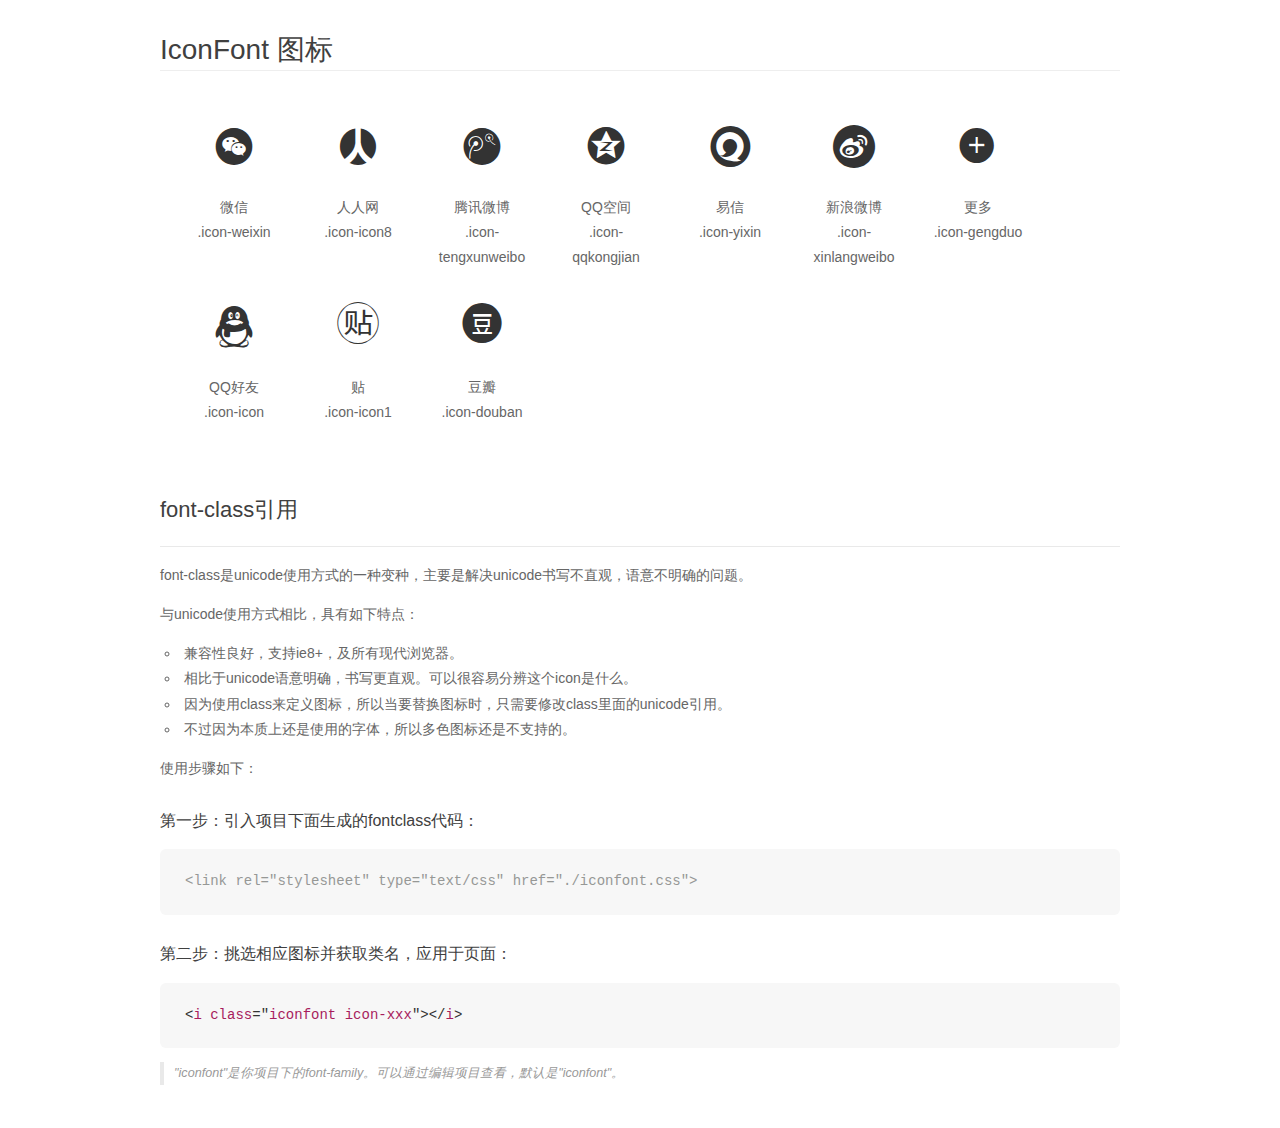
<file: 阴阳师/阴阳师人物介绍/iconfont/font_nsszfwj8znd34n29/demo_fontclass.html>
<!DOCTYPE html>
<html>
<head>
    <meta charset="utf-8"/>
    <title>IconFont</title>
    <link rel="stylesheet" href="demo.css">
    <link rel="stylesheet" href="iconfont.css">
</head>
<body>
    <div class="main markdown">
        <h1>IconFont 图标</h1>
        <ul class="icon_lists clear">
            
                <li>
                <i class="icon iconfont icon-weixin"></i>
                    <div class="name">微信</div>
                    <div class="fontclass">.icon-weixin</div>
                </li>
            
                <li>
                <i class="icon iconfont icon-icon8"></i>
                    <div class="name">人人网</div>
                    <div class="fontclass">.icon-icon8</div>
                </li>
            
                <li>
                <i class="icon iconfont icon-tengxunweibo"></i>
                    <div class="name">腾讯微博</div>
                    <div class="fontclass">.icon-tengxunweibo</div>
                </li>
            
                <li>
                <i class="icon iconfont icon-qqkongjian"></i>
                    <div class="name">QQ空间</div>
                    <div class="fontclass">.icon-qqkongjian</div>
                </li>
            
                <li>
                <i class="icon iconfont icon-yixin"></i>
                    <div class="name">易信</div>
                    <div class="fontclass">.icon-yixin</div>
                </li>
            
                <li>
                <i class="icon iconfont icon-xinlangweibo"></i>
                    <div class="name">新浪微博</div>
                    <div class="fontclass">.icon-xinlangweibo</div>
                </li>
            
                <li>
                <i class="icon iconfont icon-gengduo"></i>
                    <div class="name">更多</div>
                    <div class="fontclass">.icon-gengduo</div>
                </li>
            
                <li>
                <i class="icon iconfont icon-icon"></i>
                    <div class="name">QQ好友</div>
                    <div class="fontclass">.icon-icon</div>
                </li>
            
                <li>
                <i class="icon iconfont icon-icon1"></i>
                    <div class="name">贴</div>
                    <div class="fontclass">.icon-icon1</div>
                </li>
            
                <li>
                <i class="icon iconfont icon-douban"></i>
                    <div class="name">豆瓣</div>
                    <div class="fontclass">.icon-douban</div>
                </li>
            
        </ul>

        <h2 id="font-class-">font-class引用</h2>
        <hr>

        <p>font-class是unicode使用方式的一种变种，主要是解决unicode书写不直观，语意不明确的问题。</p>
        <p>与unicode使用方式相比，具有如下特点：</p>
        <ul>
        <li>兼容性良好，支持ie8+，及所有现代浏览器。</li>
        <li>相比于unicode语意明确，书写更直观。可以很容易分辨这个icon是什么。</li>
        <li>因为使用class来定义图标，所以当要替换图标时，只需要修改class里面的unicode引用。</li>
        <li>不过因为本质上还是使用的字体，所以多色图标还是不支持的。</li>
        </ul>
        <p>使用步骤如下：</p>
        <h3 id="-fontclass-">第一步：引入项目下面生成的fontclass代码：</h3>


        <pre><code class="lang-js hljs javascript"><span class="hljs-comment">&lt;link rel="stylesheet" type="text/css" href="./iconfont.css"&gt;</span></code></pre>
        <h3 id="-">第二步：挑选相应图标并获取类名，应用于页面：</h3>
        <pre><code class="lang-css hljs">&lt;<span class="hljs-selector-tag">i</span> <span class="hljs-selector-tag">class</span>="<span class="hljs-selector-tag">iconfont</span> <span class="hljs-selector-tag">icon-xxx</span>"&gt;&lt;/<span class="hljs-selector-tag">i</span>&gt;</code></pre>
        <blockquote>
        <p>"iconfont"是你项目下的font-family。可以通过编辑项目查看，默认是"iconfont"。</p>
        </blockquote>
    </div>
</body>
</html>
</file>
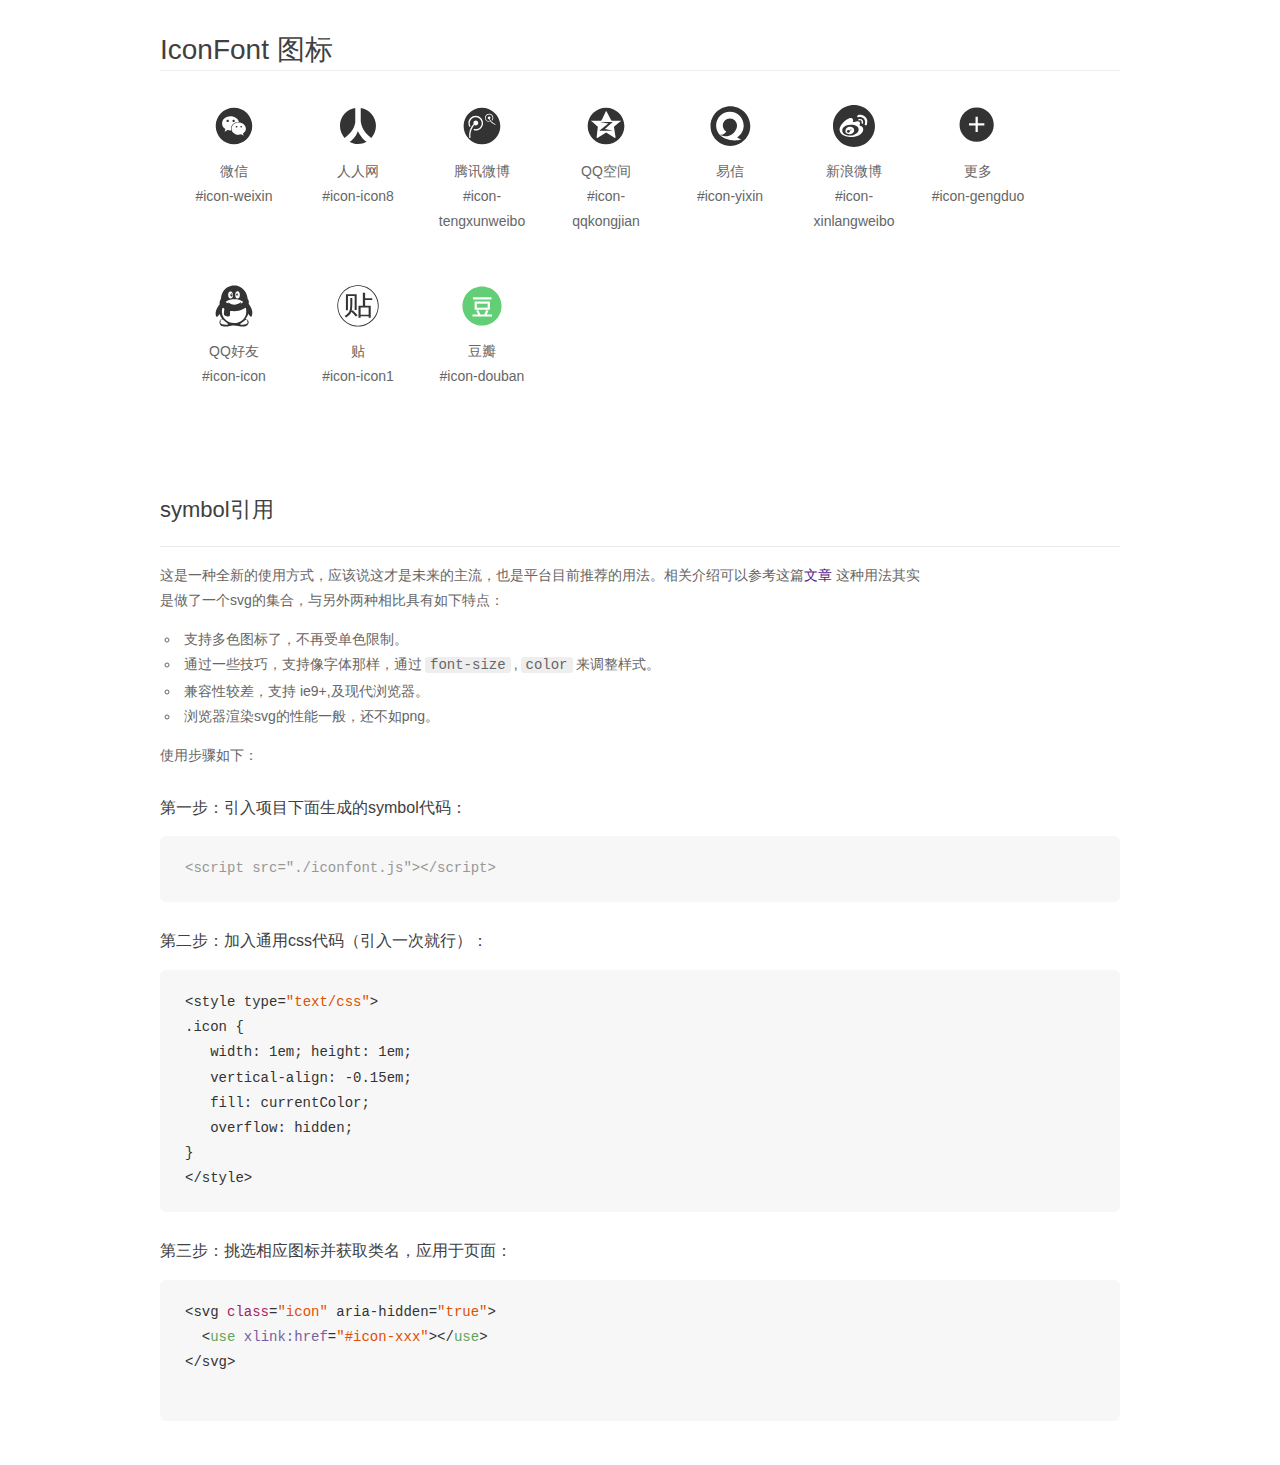
<file: 阴阳师/阴阳师人物介绍/iconfont/font_nsszfwj8znd34n29/demo_symbol.html>
<!DOCTYPE html>
<html>
<head>
    <meta charset="utf-8"/>
    <title>IconFont</title>
    <link rel="stylesheet" href="demo.css">
    <script src="iconfont.js"></script>

    <style type="text/css">
        .icon {
          /* 通过设置 font-size 来改变图标大小 */
          width: 1em; height: 1em;
          /* 图标和文字相邻时，垂直对齐 */
          vertical-align: -0.15em;
          /* 通过设置 color 来改变 SVG 的颜色/fill */
          fill: currentColor;
          /* path 和 stroke 溢出 viewBox 部分在 IE 下会显示
             normalize.css 中也包含这行 */
          overflow: hidden;
        }

    </style>
</head>
<body>
    <div class="main markdown">
        <h1>IconFont 图标</h1>
        <ul class="icon_lists clear">
            
                <li>
                    <svg class="icon" aria-hidden="true">
                        <use xlink:href="#icon-weixin"></use>
                    </svg>
                    <div class="name">微信</div>
                    <div class="fontclass">#icon-weixin</div>
                </li>
            
                <li>
                    <svg class="icon" aria-hidden="true">
                        <use xlink:href="#icon-icon8"></use>
                    </svg>
                    <div class="name">人人网</div>
                    <div class="fontclass">#icon-icon8</div>
                </li>
            
                <li>
                    <svg class="icon" aria-hidden="true">
                        <use xlink:href="#icon-tengxunweibo"></use>
                    </svg>
                    <div class="name">腾讯微博</div>
                    <div class="fontclass">#icon-tengxunweibo</div>
                </li>
            
                <li>
                    <svg class="icon" aria-hidden="true">
                        <use xlink:href="#icon-qqkongjian"></use>
                    </svg>
                    <div class="name">QQ空间</div>
                    <div class="fontclass">#icon-qqkongjian</div>
                </li>
            
                <li>
                    <svg class="icon" aria-hidden="true">
                        <use xlink:href="#icon-yixin"></use>
                    </svg>
                    <div class="name">易信</div>
                    <div class="fontclass">#icon-yixin</div>
                </li>
            
                <li>
                    <svg class="icon" aria-hidden="true">
                        <use xlink:href="#icon-xinlangweibo"></use>
                    </svg>
                    <div class="name">新浪微博</div>
                    <div class="fontclass">#icon-xinlangweibo</div>
                </li>
            
                <li>
                    <svg class="icon" aria-hidden="true">
                        <use xlink:href="#icon-gengduo"></use>
                    </svg>
                    <div class="name">更多</div>
                    <div class="fontclass">#icon-gengduo</div>
                </li>
            
                <li>
                    <svg class="icon" aria-hidden="true">
                        <use xlink:href="#icon-icon"></use>
                    </svg>
                    <div class="name">QQ好友</div>
                    <div class="fontclass">#icon-icon</div>
                </li>
            
                <li>
                    <svg class="icon" aria-hidden="true">
                        <use xlink:href="#icon-icon1"></use>
                    </svg>
                    <div class="name">贴</div>
                    <div class="fontclass">#icon-icon1</div>
                </li>
            
                <li>
                    <svg class="icon" aria-hidden="true">
                        <use xlink:href="#icon-douban"></use>
                    </svg>
                    <div class="name">豆瓣</div>
                    <div class="fontclass">#icon-douban</div>
                </li>
            
        </ul>


        <h2 id="symbol-">symbol引用</h2>
        <hr>

        <p>这是一种全新的使用方式，应该说这才是未来的主流，也是平台目前推荐的用法。相关介绍可以参考这篇<a href="">文章</a>
        这种用法其实是做了一个svg的集合，与另外两种相比具有如下特点：</p>
        <ul>
          <li>支持多色图标了，不再受单色限制。</li>
          <li>通过一些技巧，支持像字体那样，通过<code>font-size</code>,<code>color</code>来调整样式。</li>
          <li>兼容性较差，支持 ie9+,及现代浏览器。</li>
          <li>浏览器渲染svg的性能一般，还不如png。</li>
        </ul>
        <p>使用步骤如下：</p>
        <h3 id="-symbol-">第一步：引入项目下面生成的symbol代码：</h3>
        <pre><code class="lang-js hljs javascript"><span class="hljs-comment">&lt;script src="./iconfont.js"&gt;&lt;/script&gt;</span></code></pre>
        <h3 id="-css-">第二步：加入通用css代码（引入一次就行）：</h3>
        <pre><code class="lang-js hljs javascript">&lt;style type=<span class="hljs-string">"text/css"</span>&gt;
.icon {
   width: <span class="hljs-number">1</span>em; height: <span class="hljs-number">1</span>em;
   vertical-align: <span class="hljs-number">-0.15</span>em;
   fill: currentColor;
   overflow: hidden;
}
&lt;<span class="hljs-regexp">/style&gt;</span></code></pre>
        <h3 id="-">第三步：挑选相应图标并获取类名，应用于页面：</h3>
        <pre><code class="lang-js hljs javascript">&lt;svg <span class="hljs-class"><span class="hljs-keyword">class</span></span>=<span class="hljs-string">"icon"</span> aria-hidden=<span class="hljs-string">"true"</span>&gt;<span class="xml"><span class="hljs-tag">
  &lt;<span class="hljs-name">use</span> <span class="hljs-attr">xlink:href</span>=<span class="hljs-string">"#icon-xxx"</span>&gt;</span><span class="hljs-tag">&lt;/<span class="hljs-name">use</span>&gt;</span>
</span>&lt;<span class="hljs-regexp">/svg&gt;
        </span></code></pre>
    </div>
</body>
</html>
</file>
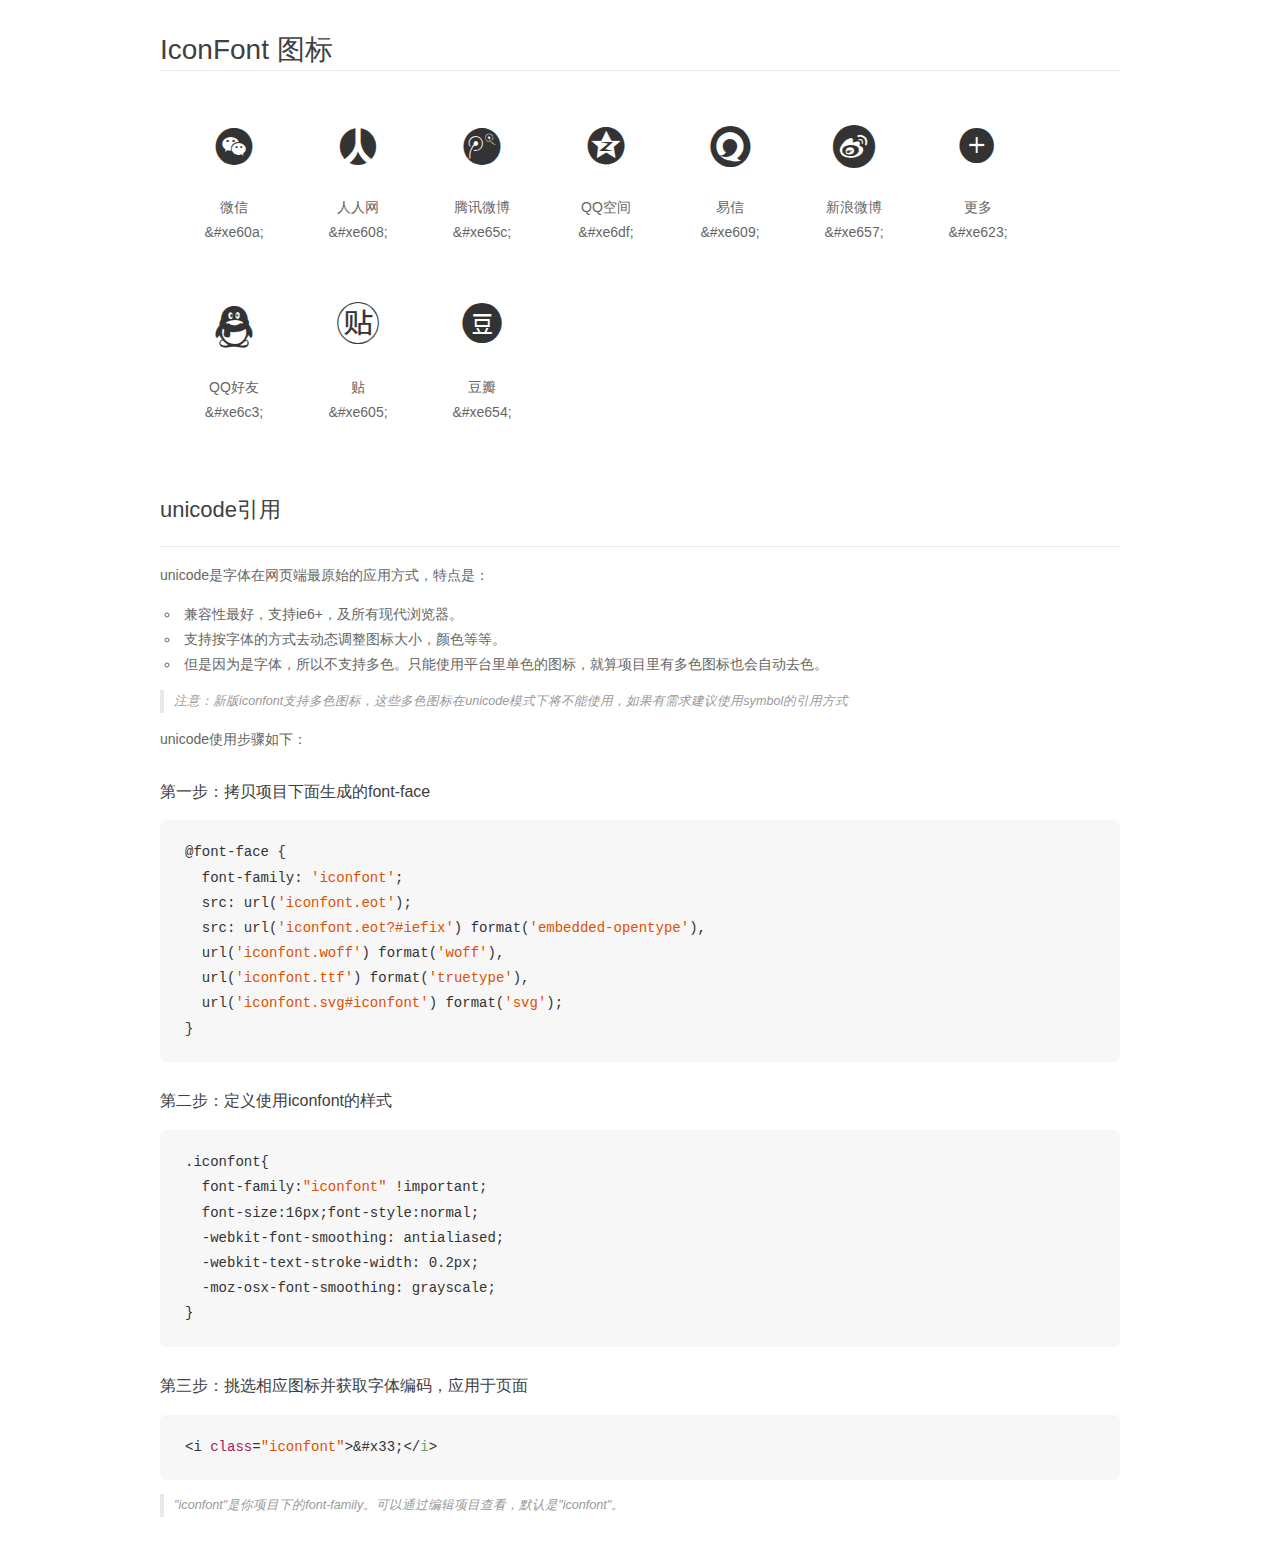
<file: 阴阳师/阴阳师人物介绍/iconfont/font_nsszfwj8znd34n29/demo_unicode.html>
<!DOCTYPE html>
<html>
<head>
    <meta charset="utf-8"/>
    <title>IconFont</title>
    <link rel="stylesheet" href="demo.css">

    <style type="text/css">

        @font-face {font-family: "iconfont";
          src: url('iconfont.eot'); /* IE9*/
          src: url('iconfont.eot#iefix') format('embedded-opentype'), /* IE6-IE8 */
          url('iconfont.woff') format('woff'), /* chrome, firefox */
          url('iconfont.ttf') format('truetype'), /* chrome, firefox, opera, Safari, Android, iOS 4.2+*/
          url('iconfont.svg#iconfont') format('svg'); /* iOS 4.1- */
        }

        .iconfont {
          font-family:"iconfont" !important;
          font-size:16px;
          font-style:normal;
          -webkit-font-smoothing: antialiased;
          -webkit-text-stroke-width: 0.2px;
          -moz-osx-font-smoothing: grayscale;
        }

    </style>
</head>
<body>
    <div class="main markdown">
        <h1>IconFont 图标</h1>
        <ul class="icon_lists clear">
            
                <li>
                <i class="icon iconfont">&#xe60a;</i>
                    <div class="name">微信</div>
                    <div class="code">&amp;#xe60a;</div>
                </li>
            
                <li>
                <i class="icon iconfont">&#xe608;</i>
                    <div class="name">人人网</div>
                    <div class="code">&amp;#xe608;</div>
                </li>
            
                <li>
                <i class="icon iconfont">&#xe65c;</i>
                    <div class="name">腾讯微博</div>
                    <div class="code">&amp;#xe65c;</div>
                </li>
            
                <li>
                <i class="icon iconfont">&#xe6df;</i>
                    <div class="name">QQ空间</div>
                    <div class="code">&amp;#xe6df;</div>
                </li>
            
                <li>
                <i class="icon iconfont">&#xe609;</i>
                    <div class="name">易信</div>
                    <div class="code">&amp;#xe609;</div>
                </li>
            
                <li>
                <i class="icon iconfont">&#xe657;</i>
                    <div class="name">新浪微博</div>
                    <div class="code">&amp;#xe657;</div>
                </li>
            
                <li>
                <i class="icon iconfont">&#xe623;</i>
                    <div class="name">更多</div>
                    <div class="code">&amp;#xe623;</div>
                </li>
            
                <li>
                <i class="icon iconfont">&#xe6c3;</i>
                    <div class="name">QQ好友</div>
                    <div class="code">&amp;#xe6c3;</div>
                </li>
            
                <li>
                <i class="icon iconfont">&#xe605;</i>
                    <div class="name">贴</div>
                    <div class="code">&amp;#xe605;</div>
                </li>
            
                <li>
                <i class="icon iconfont">&#xe654;</i>
                    <div class="name">豆瓣</div>
                    <div class="code">&amp;#xe654;</div>
                </li>
            
        </ul>
        <h2 id="unicode-">unicode引用</h2>
        <hr>

        <p>unicode是字体在网页端最原始的应用方式，特点是：</p>
        <ul>
        <li>兼容性最好，支持ie6+，及所有现代浏览器。</li>
        <li>支持按字体的方式去动态调整图标大小，颜色等等。</li>
        <li>但是因为是字体，所以不支持多色。只能使用平台里单色的图标，就算项目里有多色图标也会自动去色。</li>
        </ul>
        <blockquote>
        <p>注意：新版iconfont支持多色图标，这些多色图标在unicode模式下将不能使用，如果有需求建议使用symbol的引用方式</p>
        </blockquote>
        <p>unicode使用步骤如下：</p>
        <h3 id="-font-face">第一步：拷贝项目下面生成的font-face</h3>
        <pre><code class="lang-js hljs javascript">@font-face {
  font-family: <span class="hljs-string">'iconfont'</span>;
  src: url(<span class="hljs-string">'iconfont.eot'</span>);
  src: url(<span class="hljs-string">'iconfont.eot?#iefix'</span>) format(<span class="hljs-string">'embedded-opentype'</span>),
  url(<span class="hljs-string">'iconfont.woff'</span>) format(<span class="hljs-string">'woff'</span>),
  url(<span class="hljs-string">'iconfont.ttf'</span>) format(<span class="hljs-string">'truetype'</span>),
  url(<span class="hljs-string">'iconfont.svg#iconfont'</span>) format(<span class="hljs-string">'svg'</span>);
}
</code></pre>
        <h3 id="-iconfont-">第二步：定义使用iconfont的样式</h3>
        <pre><code class="lang-js hljs javascript">.iconfont{
  font-family:<span class="hljs-string">"iconfont"</span> !important;
  font-size:<span class="hljs-number">16</span>px;font-style:normal;
  -webkit-font-smoothing: antialiased;
  -webkit-text-stroke-width: <span class="hljs-number">0.2</span>px;
  -moz-osx-font-smoothing: grayscale;
}
</code></pre>
        <h3 id="-">第三步：挑选相应图标并获取字体编码，应用于页面</h3>
        <pre><code class="lang-js hljs javascript">&lt;i <span class="hljs-class"><span class="hljs-keyword">class</span></span>=<span class="hljs-string">"iconfont"</span>&gt;&amp;#x33;<span class="xml"><span class="hljs-tag">&lt;/<span class="hljs-name">i</span>&gt;</span></span></code></pre>

        <blockquote>
        <p>"iconfont"是你项目下的font-family。可以通过编辑项目查看，默认是"iconfont"。</p>
        </blockquote>
    </div>


</body>
</html>
</file>
<file: 阴阳师/阴阳师手游首页/common_top_bar/css/base.css>
@charset"utf-8";
/****  css by itcast *****/
/*
                   _ooOoo_
                  o8888888o
                  88" . "88
                  (| -_- |)
                  O\  =  /O
               ____/`---'\____
             .'  \\|     |//  `.
            /  \\|||  :  |||//  \
           /  _||||| -:- |||||-  \
           |   | \\\  -  /// |   |
           | \_|  ''\---/''  |   |
           \  .-\__  `-`  ___/-. /
         ___`. .'  /--.--\  `. . __
      ."" '<  `.___\_<|>_/___.'  >'"".
     | | :  `- \`.;`\ _ /`;.`/ - ` : | |
     \  \ `-.   \_ __\ /__ _/   .-` /  /
======`-.____`-.___\_____/___.-`____.-'======
                   `=---='
^^^^^^^^^^^^^^^^^^^^^^^^^^^^^^^^^^^^^^^^^^^^^
         佛祖保佑       永无BUG
*/
/*初始化页面样式*/

html>body{font-size:14px;} /* for everything else */
/*字体边框等初始化*/
body,div,dl,dt,dd,ul,ol,li,h1,h2,h3,h4,h5,h6,pre,form,fieldset,input,textarea,p,blockquote,tr,th,td,img{padding:0; margin:0; font-size:14px;}
table{border-collapse:collapse; border-spacing:0;}
fieldset,img,input{border:0;}
address,caption,cite,code,dfn,th,var{font-weight:normal; font-style:normal;}
ol,ul,li{list-style:none; vertical-align:top;}
caption,th{text-align:left;}
h1,h2,h3,h4,h5,h6{font-weight:normal; font-size:100%;}
abbr,acronym{border:0;}
input,:focus { outline: 0; }
input, button, textarea,
select, optgroup, option { font-family: inherit; font-size: inherit; font-style: inherit; font-weight: inherit; }
code, kbd, samp, tt { font-size: 100%; }
/*@purpose To enable resizing for IE */
/*@branch For IE6-Win, IE7-Win */
input, button, textarea, select { *font-size: 100%; }
caption, th { text-align: left; }
sup, sub { font-size: 100%; vertical-align: baseline; }
/* remember to highlight anchors and inserts somehow! */
:link, :visited , ins { text-decoration: none; }
blockquote{ quotes: none; }
a{text-decoration:none; outline:none; color:#333;}
a img{border:none; display:block;}/*for IE*/
a:active{star:expression(this.onFocus=this.blur());}/*点击虚框去除*/
.clearfix:after { content:"."; display: block;height: 0;visibility: hidden;overflow: hidden;clear: both;}
.clearfix { *zoom:1; }

/*--------------end------------*/
body{background:#fff; font-size:14px; font-family:arial, 'Microsoft Yahei', 'Hiragino Sans GB', '微软雅黑', '宋体', \5b8b\4f53, Tahoma, Arial, Helvetica; color:#333;}
</file>
<file: 阴阳师/阴阳师手游首页/common_top_bar/css/com_bar.css>
@charset "UTF-8";

/*导航栏总体样式*/

#NIE-topBar *,
#NIE-topBar-include * {
    font-size: 12px;
    font-style: normal;
}

#NIE-topBar,
#NIE-topBar-include {
    position: relative;
    z-index: 9999;
    min-width: 1000px;
    line-height: 24px;
    font-family: "Microsoft YaHei", simSun, "Lucida Grande", "Lucida Sans Unicode", Arial;
    height: 55px;
    background: #fbfbfb;
}

#NIE-topBar a,
#NIE-topBar-include a {
    color: #626262;
    text-decoration: none;
}

#NIE-topBar a:hover,
#NIE-topBar-include a:hover {
    color: #bc2e2e;
}

.NIE-topBar-main {
    position: relative;
    z-index: 9999;
    width: 1000px;
    margin: auto;
}

.NIE-topBar-logo,
.NIE-topBar-arrIcon i,
#NIE-topBar-menu span,
.NIE-topBar-hot,
.NIE-topBar-1st,
.NIE-topBar-new,
.NIE-topBar-btn {
    background: url(../images/com_bar/sprite-w_7fc7459.png) no-repeat;
}

/*logo部分*/

.NIE-topBar-logo {
    margin-top: 5px;
    position: relative;
    z-index: 13 !important;
    width: 133px;
    height: 50px;
    display: block;
    float: left;
    background: url(../images/com_bar/logo_b5525b7.png) no-repeat;
}

/*新游公告栏*/

#NIE-topBar-news {
    position: absolute;
    z-index: 13;
    width: 420px;
    height: 54px;
    left: 125px;
    padding-left: 18px;
    padding-top: 0;
    overflow: hidden;
    display: block;
}

#NIE-topBar-news.NIE-topBar-news-hover {
    height: 250px;
    overflow: visible;
    border-color: #1f1f1f;
}

#NIE-topBar-news.NIE-topBar-news-hover .NIE-topBar-abc-s {
    visibility: hidden;
}

#NIE-topBar-news.NIE-topBar-news-hover a {
    position: absolute;
    z-index: 2;
    left: -132px;
    top: 55px;
    height: auto;
}

#NIE-topBar-news.NIE-topBar-news-hover a img {
    display: block;
}

#NIE-topBar-news a {
    width: 960px;
    display: block;
    height: 0;
    overflow: hidden;
    z-index: 1;
    box-shadow: 0 2px 4px rgba(0, 0, 0, .2);
}

#NIE-topBar-news-close {
    position: absolute;
    top: 63px;
    right: -380px;
    display: block;
    width: 32px;
    height: 32px;
    overflow: hidden;
    background: url(../images/com_bar/sprite-w_7fc7459.png) no-repeat -9999px -9999px;
    text-indent: -9999px;
    z-index: 2;
}

/*中部导航栏*/

.NIE-topBar-mid {
    position: absolute;
    right: 230px;
    text-align: right;
    z-index: 12;
    width: 536px;
    height: 55px;
}

#NIE-topBar .NIE-topBar-mid a,
#NIE-topBar-include .NIE-topBar-mid a {
    padding: 0 12px;
    display: inline-block;
    color: #333;
    line-height: 52px;
}

#NIE-topBar .NIE-topBar-mid a:hover,
#NIE-topBar-include .NIE-topBar-mid a:hover {
    color: #bc2e2e !important;
    border-bottom: 3px solid #bc2e2e;
    background: url(../images/com_bar/btn_bg.png) repeat;
}

/*右部滚动按钮*/
.NIE-topBar-right {
    position: absolute;
    right: 0;
    top: 0;
    display: block;
    width: 100px;
    height: 55px;
    overflow: hidden;
    z-index: 9;
}

.NIE-topBar-right a {
    color: #333 !important;
    width: 100%;
    text-align: center;
    display: inline-block;
    float: left;
    line-height: 52px;
    position: absolute;
}

.NIE-topBar-right a:hover {
    color: #bc2e2e !important;
    border-bottom: 0px solid #bc2e2e;
    background-color: #F3F3F3;
    background: url(../images/com_bar/btn_bg.png) repeat;
}

/*网易游戏目录*/
#NIE-topBar-menu {
    position: absolute;
    top: 0;
    right: 0;
    color: #999;
    width: 1000px;
    overflow: hidden;
    z-index: 7;
    height: 55px;
}

#NIE-topBar-menu.NIE-topBar-menu-hover {
    height: 530px;
    opacity: .95;
}

#NIE-topBar .NIE-topBar-menu-hover,
#NIE-topBar-include .NIE-topBar-menu-hover {
    z-index: 8;
}

#NIE-topBar-menu span {
    position: absolute;
    padding: 8px 0 12px;
    line-height: 14px;
    right: 106px;
    padding-left: 15px;
    display: inline-block;
    overflow: hidden;
    background: 0 0;
    color: #bc2e2e;
    height: 25px;
    width: 108px;
    padding-top: 15px;
    z-index: 20;
}

#NIE-topBar-menu.NIE-topBar-menu-hover span {
    border-bottom: 3px solid #bc2e2e;
    background-color: #F3F3F3;
    background: url(../images/com_bar/btn_bg.png) repeat;
}

.NIE-topBar-arrIcon {
    position: relative;
    top: 4px;
    width: 16px;
    height: 16px;
    display: inline-block;
    background-color: #fff;
    overflow: hidden;
}

.NIE-topBar-arrIcon i {
    width: 9px;
    height: 4px;
    float: left;
    margin: 6px 0 0 4px;
    background-position: -103px -101px;
    display: inline-block;
}

#NIE-topBar-menu .NIE-table {
    position: absolute;
    left: 0;
    border-collapse: collapse;
    overflow: hidden;
    width: 100%;
    top: 55px;
    background: #fdfefe;
    border-top: 1px solid #ececec;
    margin: 0;
    display: none;
}

/*#NIE-topBar-menu.NIE-topBar-menu-hover .NIE-table {*/
    /*display: block;*/
/*}*/

#NIE-topBar ul,
#NIE-topBar li,
#NIE-topBar-include ul,
#NIE-topBar-include li {
    margin: 0;
    padding: 0;
    float: left;
}

#NIE-topBar-menu .NIE-table * {
    font-size: 12px;
}

#NIE-topBar-menu .NIE-table ul {
    list-style: none;
}

#NIE-topBar-menu .NIE-table .NIE-nav {
    width: 100%;
    position: relative;
}

#NIE-topBar-menu .NIE-table .NIE-nav li {
    width: 110px;
    float: left;
    border-right: 1px solid #eee;
    vertical-align: top;
}

#NIE-topBar-menu .NIE-table b {
    line-height: 39px;
    color: #bc2e2e;
    display: block;
    width: 100%;
    height: 39px;
    font-size: 14px;
    text-indent: 20px;
    background: #f7f7f8;
    overflow: hidden;
    clear: both;
}

#NIE-topBar-menu .NIE-table .NIE-nav .mobi {
    position: absolute;
    left: 248px;
}

#NIE-topBar-menu .NIE-list {
    float: left;
    overflow: hidden;
    width: 100%;
    height: 435px;
}

#NIE-topBar-menu .NIE-list li {
    border-right: 1px solid #eee;
    height: 415px;
    float: left;
    padding: 10px 0 0 14px;
    overflow: hidden;
}

#NIE-topBar-menu p {
    padding: 0;
    margin: 0;
    margin-left: 6px;
    line-height: 24px;
    margin-bottom: 4px;
    font-weight: 700;
    color: #626262;
}

#NIE-topBar-menu .NIE-table a {
    width: 105px;
    margin-left: 6px;
    line-height: 24px;
    display: inline-block;
    font-weight: 400;
}

#NIE-topBar-menu .NIE-table a em {
    font-weight: 400;
    display: block;
    line-height: 24px;
}

.NIE-topBar-1st {
    background-position: right -267px;
}

.NIE-topBar-hot {
    background-position: right -144px;
}

.NIE-topBar-new {
    background-position: right -206px;
}

#NIE-topBar-menu .NIE-list .hot {
    position: absolute;
    background: #fdfefe;
    left: 263px;
    top: 39px;
}

#NIE-topBar-menu .NIE-list .hot a {
    width: 125px;
}

#NIE-topBar-menu .NIE-list .news {
    position: absolute;
    background: #fdfefe;
    left: 421px;
    top: 39px;
}

#NIE-topBar-menu .NIE-list .news .long-news {
    width: 133px;
    float: left;
}

#NIE-topBar-menu .NIE-list .news .long-news a {
    width: 125px;
}

#NIE-topBar-menu .NIE-list .news .short-news {
    float: left;
    width: 106px;
}

#NIE-topBar-menu .NIE-list .news .mini-news {
    width: 90px;
    margin-right: 0;
    float: left;
}

#NIE-topBar-menu .NIE-list .news .mini-news a {
    width: 82px;
}

#NIE-topBar-menu .NIE-list .NIE-topBar-more {
    width: 20px;
    height: 95px;
    display: block;
    position: absolute;
    right: 0;
    top: 124px;
    font-size: 12px;
    color: #fff;
    background: #bc2e2e;
    padding-left: 10px;
    line-height: 14px;
    padding-top: 7px;
    border-top-left-radius: 2px;
    border-bottom-left-radius: 2px;
}

#NIE-topBar-menu .moreAni .NIE-topBar-more {
    width: 21px;
    border-radius: 2px;
    right: 9px;
    top: 163px;
    padding-left: 4px;
    padding-top: 2px;
    height: 20px;
}

#NIE-topBar-menu .NIE-list .NIE-topBar-more:hover {
    opacity: .8;
}

#NIE-topBar-menu .moreAni .NIE-nav .mobi {
    border-left: 1px solid #eee;
    box-shadow: -1px 0 1px #eee;
    position: absolute;
}

#NIE-topBar-menu .moreAni .NIE-list .hot {
    border-left: 1px solid #eee;
    box-shadow: -1px 0 1px #eee;
}

a.NIE-topBar-btn {
    width: 105px!important;
    height: 18px;
    line-height: 18px!important;
    margin: 5px 0;
    display: inline-block;
    padding-left: 0!important;
    background-position: 0 -338px;
    text-indent: 25px;
    color: #bc3030!important;
}
</file>
<file: 阴阳师/阴阳师人物介绍/iconfont/font_nsszfwj8znd34n29/iconfont.css>
@font-face {font-family: "iconfont";
  src: url('iconfont.eot?t=1497199462966'); /* IE9*/
  src: url('iconfont.eot?t=1497199462966#iefix') format('embedded-opentype'), /* IE6-IE8 */
  url('iconfont.woff?t=1497199462966') format('woff'), /* chrome, firefox */
  url('iconfont.ttf?t=1497199462966') format('truetype'), /* chrome, firefox, opera, Safari, Android, iOS 4.2+*/
  url('iconfont.svg?t=1497199462966#iconfont') format('svg'); /* iOS 4.1- */
}

.iconfont {
  font-family:"iconfont" !important;
  font-size:16px;
  font-style:normal;
  -webkit-font-smoothing: antialiased;
  -moz-osx-font-smoothing: grayscale;
}

.icon-weixin:before { content: "\e60a"; }

.icon-icon8:before { content: "\e608"; }

.icon-tengxunweibo:before { content: "\e65c"; }

.icon-qqkongjian:before { content: "\e6df"; }

.icon-yixin:before { content: "\e609"; }

.icon-xinlangweibo:before { content: "\e657"; }

.icon-gengduo:before { content: "\e623"; }

.icon-icon:before { content: "\e6c3"; }

.icon-icon1:before { content: "\e605"; }

.icon-douban:before { content: "\e654"; }
</file>
<file: 阴阳师/阴阳师人物介绍/css/common.css>
@charset "CESU-8"; /*选择打开的翻译*/
body, div, dl, dt, dd, ul, ol, li, h1, h2, h3, h4, h5, h6, pre, code, form, fieldset, legend, input, textarea, p, blockquote, th, td {
    margin: 0;
    padding: 0;
    list-style: none; /*消除样式*/
    color: #666;
    font-size: 12px;
    font-family: "微软雅黑";
}

input, img , textarea{
    margin: 0;
    padding: 0;
    border: 0; /*消除input默认边框*/
    outline: none; /* 消除蓝色边框颜色*/
    vertical-align: middle; /*图片居中对齐*/
    resize:none;

}

a {
    text-decoration: none;
    color: #666;
}

.clearfix:after { /*伪元数清除浮动 1*/
    content: "";
    display: block;
    height: 0;
    line-height: 0;
    visibility: hidden;
    clear: both;
}

.clearfix { /*伪元数清除浮动 2  针对IE6/IE7专用  且两个一起用*/
    zoom: 1;
}

.fl { /* 公用左浮动*/
    float: left;
}

.fr { /* 公用右浮动*/
    float: right;
}

.w { /* 公用版心*/
    width: 1200px;
    margin: 0 auto;
}

.red {
    color: #C81623;
}

/*菱形的作法 代码*/
/*<i>*/
/*<s>◇</s> */
/*</i>*/
i {
    /*width: 20px;*/
    /*height: 20px;*/
    display: inline-block;
    /*background-color: #f00;*/
    font-style: normal;
    position: relative;
}


s {
    text-decoration: none;
    display: inline-block;
    /*width: 20px;*/
    height: 10px;
    font-family: "宋体";
    /*font-size:30px;*/
    line-height: 0px;
    overflow: hidden;
    position: relative;
    top: 2px;
}
</file>
<file: 阴阳师/阴阳师人物介绍/css/character.css>
@charset "CESU-8"; /*选择打开的翻译*/
.main {
    position: relative;
    margin: 0 auto;
    max-width: 1920px;
    min-width: 1600px;
    background: url(../images/bg_footer_fc1f919.png) 50% 100% no-repeat;
    overflow: hidden
}



/*--------------------------------------*/
/*左侧主角录*/
.title {
    z-index: 9;
    position: absolute;
    top: 138px;
    left: -174px;
    width: 174px;
    height: 380px;
    text-indent: -9999px;
    background: url(../images/zhu-jiao-lu.png) no-repeat;
    border-right: 1px solid rgba(0, 0, 0, .2);
    border-right: 1px solid #ccc \9
}

.top-bar {
    z-index: 10;
    position: absolute;
    top: -100px;
    max-width: 1920px;
    min-width: 1200px;
    width: 100%;
    height: 100px;
    border-bottom: 1px solid #ccc
}

.top-bar .download-icon {
    float: left;
    margin: 14px 0;
    padding: 0 14px;
    height: 72px;
    border-right: 1px solid #ccc
}

.top-bar .download-icon span {
    float: left;
    margin-top: 3px;
    margin-right: 10px;
    width: 16px;
    line-height: 16px;
    font-size: 16px;
    color: #fff;
    transition: all .5s
}

.top-bar .download-icon img {
    float: left;
    width: 72px;
    height: 72px
}

.top-bar .logo-icon {
    float: left;
    margin: 14px;
    height: 72px
}

.top-bar .logo-icon img {
    float: left;
    width: 72px;
    height: 72px
}

.top-bar .logo-icon .game-name {
    float: left;
    margin-left: 14px
}

.top-bar .logo-icon .game-name h3 {
    font-size: 32px;
    line-height: 46px;
    font-weight: 700;
    color: #fff;
    transition: all .5s
}

.top-bar .logo-icon .game-name p {
    font-size: 16px;
    line-height: 16px;
    color: #fff;
    transition: all .5s
}

.top-bar .nav {
    position: absolute;
    top: 0;
    right: 15px;
    height: 100%;
    font-size: 0
}

.top-bar .nav .nav-btn {
    display: inline-block;
    vertical-align: middle;
    position: relative;
    width: 100px;
    height: 100px;
    font-size: 0
}

.top-bar .nav .nav-btn .nav-name {
    display: block;
    margin: 38px 0;
    width: 100px;
    height: 24px;
    font-size: 16px;
    line-height: 24px;
    text-align: center;
    color: #fff;
    transition: all .5s
}

.top-bar .nav .nav-btn .nav-arrow {
    display: block;
    position: absolute;
    bottom: 0;
    left: 50%;
    margin-left: -10px;
    width: 0;
    height: 0;
    border-bottom: 10px solid #e1ebeb;
    border-right: 10px solid transparent;
    border-left: 10px solid transparent;
    opacity: 0;
    display: none \9;
    transition: all .5s
}

.top-bar .nav .nav-btn:hover .nav-name, .top-bar .nav .nav-btn.hover .nav-name {
    color: #cc4336
}

.top-bar .nav .nav-btn:hover .nav-arrow, .top-bar .nav .nav-btn.hover .nav-arrow {
    opacity: 1;
    display: block \9
}

.top-bar .nav .nav-line {
    display: inline-block;
    vertical-align: middle;
    width: 15px;
    height: 24px;
    background: url(../images/topbar_line_white_8ec6c7d.png) no-repeat;
    transition: all .5s
}
/*--------------------------------------------------------------*/
 .nav-more {
    position: absolute;
    top: 100px;
    left: 0;
    width: 100%;
    height: 0;
    background-color: #e1ebeb;
    /*overflow: hidden;*/
    transition: all .5s
}

 .nav-more.show {
    height: 174px
}

 .nav-more .nav-more-list {
    position: absolute;
    top: 0;
    left: 0;
    width: 100%;
    height: 174px;
    font-size: 0;
    text-align: right;
    z-index: 0;
    opacity: 0;
    /*display: none \9;*/
    transition: all .5s;
    background-color: #E1EBEB;     
}

 .nav-more .nav-more-list.show {
    z-index: 1;
    opacity: 1;
    display: block \9
}

 .nav-more .nav-more-list .nav-more-btn {
    display: inline-block;
    position: relative;
    margin: 35px 0;
    width: 222px;
    height: 104px;
    vertical-align: top;
    border-right: 1px solid #c8d0d0;
    *zoom: 1;
    *display: inline
}

.nav-more .nav-more-list .nav-more-btn.last {
    border-right: 0
}

 .nav-more .nav-more-list .nav-more-btn .nav-more-inner {
    width: 100%;
    height: 100%;
    transition: all .5s
}

 .nav-more .nav-more-list .nav-more-btn .nav-more-icon {
    display: block;
    margin: 0 auto
}

 .nav-more .nav-more-list .nav-more-btn .nav-more-icon.qrcode {
    margin-top: -10px;
    width: 84px;
    height: 84px;
    border: 2px solid #666;
    border-radius: 5px
}

 .nav-more .nav-more-list .nav-more-btn .nav-more-name {
    position: absolute;
    left: 0;
    bottom: 0;
    width: 100%;
    height: 20px;
    font-size: 16px;
    line-height: 20px;
    text-align: center;
    color: #666
}

 .nav-more .nav-more-list .nav-more-btn:hover .nav-more-inner {
    -webkit-transform: translate(0, -15px);
    -ms-transform: translate(0, -15px);
    transform: translate(0, -15px)
}

.nav-more .nav-more-list .qq-group {
    display: inline-block;
    position: relative;
    margin: 35px 0;
    width: 370px;
    height: 104px;
    vertical-align: top;
    *zoom: 1;
    *display: inline
}

 .nav-more .nav-more-list .qq-group ul {
    margin: 0 auto;
    width: 300px;
    font-size: 0;
    text-align: left
}

 .nav-more .nav-more-list .qq-group li {
    display: inline-block;
    width: 150px;
    height: 25px;
    font-size: 12px;
    line-height: 25px;
    color: #666;
    *zoom: 1;
    *display: inline
}

.nav-more .nav-more-list .qq-group span {
    position: absolute;
    left: 0;
    bottom: 0;
    width: 100%;
    height: 20px;
    font-size: 14px;
    line-height: 20px;
    text-align: center;
    color: #666
}

.top-bar.hover {
    background-color: rgba(255, 255, 255, .9);
    background-color: #fff \9
}

.top-bar.hover .download-icon span {
    color: #333
}

.top-bar.hover .logo-icon .game-name h3 {
    color: #333
}

.top-bar.hover .logo-icon .game-name p {
    color: #333
}

.top-bar.hover .nav .nav-btn .nav-name {
    color: #333
}

.top-bar.hover .nav .nav-btn:hover .nav-name, .top-bar.hover .nav .nav-btn.hover .nav-name {
    color: #cc4336
}

.top-bar.hover .nav .nav-line {
    background: url(../images/topbar_line_black_cd58634.png) no-repeat
}

/*导航结束*/

/*----------------左侧背景透明----------------------*/
.side-bar.fixed {
position: fixed;
top: 0;
background-color: rgba(255,255,255,.8);
background-color: #fff\9;
}

/*人物左侧跳转开始*/
.side-bar {
    z-index: 11;
    position: absolute;
    top: 510px;
    width: 174px;
    height: 100%;
    border-right: 1px solid rgba(0, 0, 0, .2);
    border-right: 1px solid #ccc \9;
    left: -175px;
}

.side-bar .link .btn-link {
    display: block;
    margin-bottom: 2px;
    width: 100%;
    height: 89px;
    text-indent: -9999px
}

.side-bar .link .btn-link1 {
    /*background: url(../images/top/name1/touxiang2.png) no-repeat*/
    background: url(../images/top/name1/touxiang1.png) no-repeat

}

.side-bar .link .btn-link1:hover, .side-bar .link .btn-link1.cur {
    /*background: url(../images/top/name1/touxiang1.png) no-repeat*/
    background: url(../images/top/name1/touxiang2.png) no-repeat

}

.side-bar .link .btn-link2 {
    background: url(../images/btn_link2_f1ea288.png) no-repeat
}

.side-bar .link .btn-link2:hover, .side-bar .link .btn-link2.cur {
    background: url(../images/btn_link2_hover_f1c2663.png) no-repeat
}

.side-bar .link .btn-link3 {
    background: url(../images/btn_link3_3a68faa.png) no-repeat
}

.side-bar .link .btn-link3:hover, .side-bar .link .btn-link3.cur {
    background: url(../images/btn_link3_hover_2c41d35.png) no-repeat
}

.side-bar .link .btn-link4 {
    background: url(../images/btn_link4_d2d5cc0.png) no-repeat
}

.side-bar .link .btn-link4:hover, .side-bar .link .btn-link4.cur {
    background: url(../images/btn_link4_hover_610610d.png) no-repeat
}

.side-bar .download-icon {
    margin: 20px auto;
    width: 100px;
    height: 72px;
    visibility: hidden;
    /*opacity: 0;*/
    display: none;
    /*transition: all .5s;*/
    /*display: block;*/
}

.side-bar .download-icon span {
    float: left;
    margin-top: 3px;
    margin-right: 10px;
    width: 16px;
    line-height: 16px;
    font-size: 16px;
    color: #333
}

.side-bar .download-icon img {
    float: left;
    width: 72px;
    height: 72px
}

.side-bar.fixed {
    position: fixed;
    top: 0;
    background-color: rgba(255, 255, 255, .9);
    background-color: #fff \9
}

.side-bar.fixed .download-icon {
    visibility: visible;
    opacity: 1;
    display: block;
}

/*人物左侧跳转结束*/

/*中间人物部分开始*/
.section-content {
    position: relative;
    margin: 0 auto;
    width: 100%;
    height: 100%
}

.section-content .section-title {
    position: relative
}

.section-content .section-title-head {
    display: block;
    margin-bottom: 20px;
    font-size: 26px;
    line-height: 28px;
    font-weight: 700;
    color: #ccc
}

.section-content .section-title-foot {
    display: block;
    font-size: 50px;
    line-height: 52px;
    font-weight: 700;
    color: #000
}

.section-content .section-title-line {
    position: absolute;
    width: 80px;
    height: 5px;
    background-color: #000
}

.section-content .section-title-line.left {
    left: -120px;
    bottom: 20px
}

.section-content .section-title-line.bottom {
    left: 0;
    bottom: -30px
}

.wrap {
    position: relative;
    margin: 0 auto;
    width: 1200px;
    height: 100%
}

.btn {
    position: relative;
    font-size: 14px;
    font-weight: 700;
    color: #000;
    background-color: #fff;
    border: 2px solid #000
}

.btn .btn-line {
    position: absolute;
    left: 0;
    bottom: -6px;
    width: 100%;
    height: 2px
}

.btn .btn-line i {
    display: block;
    margin: 0 auto;
    width: 90%;
    height: 100%;
    background-color: #000;
    transition: all .3s
}

.btn:hover {
    color: #000
}

.btn:hover .btn-line i {
    width: 50%
}

.section1 {
    position: relative;
    height: 1084px
}

.bg {
    position: absolute;
    top: 0;
    left: 50%;
    margin-left: -960px;
    width: 1920px;
    height: 1084px;
    overflow: hidden;
    /*background: url("../images/top/name1/top-bj.jpg");*/
}

.bg img {
    position: absolute;
    /*top: 150px;*/
    left: -300px;
    width: 2420px;
    height: 1584px;
    /*opacity: 0;*/

}

.soul {
    position: absolute;
    top: 0;
    left: 50%;
    margin-left: -440px;
    width: 1400px;
    height: 1400px;
    display: none;
    /*opacity:0;*/
}

.soul img {
    position: absolute;
    top: 0;
    left: 0;
    width: 100%;
    height: 100%;

}

.role {
    position: absolute;
    top: 0;
    left: 50%;
    margin-left: -440px;
    width: 1400px;
    height: 1400px
}

.role img {
    position: absolute;
    top: 0;
    left: 1100px;
    width: 100%;
    height: 100%
}

.role-title {
    position: absolute;
    top: 175px;
    /*margin-top: 154px;*/
    left: 0;
    display: none;
    /*display: block;*/

}

.role-title .role-name {
    display: block;
    height: 90px;
    font-size: 90px;
    line-height: 90px;
    color: #fff
}

.role-title .btn-video {
    position: absolute;
    top: 8px;
    right: -150px;
    width: 116px;
    height: 70px;
    /*background: url(../images/b35a2a9a37cb44d3a8cb7d656535c366.gif);*/
    border: 4px solid #fff
}

.role-title .btn-video .box {
    position: relative;
    width: 100%;
    height: 100%;
    overflow: hidden
}

.role-title .btn-video .box video {
    position: absolute;
    top: 50%;
    left: 50%;
    margin-top: -38px;
    margin-left: -63px;
    width: 126px;
    height: 76px
}

.role-title .btn-video .icon-video {
    position: absolute;
    top: 20px;
    left: 50px;
    width: 22px;
    height: 37px;
    background: url(../images/icon_video_b1f2485.png) no-repeat
}

.role-title .btn-video .btn-line {
    left: 50%;
    bottom: -12px;
    margin-left: -62px;
    width: 124px;
    padding-top: 3px;
    height: 3px;
    border-top: 3px solid #5e7a87
}

.role-title .btn-video .btn-line i {
    border-bottom: 3px solid #5e7a87;
    background-color: #fff
}

.role-cont {
    position: absolute;
    top: 422px;
    left: 0;
    width: 577px;
    height: 336px;
    display: none;
    background: url(../images/jianjiebj.jpg) no-repeat
}

.role-cont .role-desc {
    position: absolute;
    width: 250px;
    top: 44px;
    left: 84px
}

.role-cont .role-desc p {
    font-size: 14px;
    font-weight: 700;
    line-height: 40px;
    color: #000
}

.role-cont .btn-cv {
    position: absolute;
    top: 238px;
    left: 82px;
    width: 174px;
    height: 40px;
    line-height: 40px;
    text-indent: 16px
}

.role-cont .btn-cv .icon-cv {
    position: absolute;
    top: 11px;
    right: 15px;
    width: 30px;
    height: 20px;
    font-size: 0;
    text-indent: 0;
    text-align: left
}

.role-cont .btn-cv .icon-cv i {
    display: inline-block;
    width: 2px;
    height: 20px;
    margin: 0 1px;
    background-color: #000
}

/*简介的盒子边框*/
.role-cont .border {
    position: absolute;
    top: -65px;
    right: -38px;
    width: 230px;
    height: 290px
}

.role-cont .border i {
    position: absolute;
    background-color: #333
}

/*上面的黑线*/
.role-cont .border .border-top {
    top: 0;
    left: 0;
    height: 8px
}

/*右面的黑线*/
.role-cont .border .border-right {
    top: 0;
    right: 0;
    width: 8px
}

/*下面的黑线*/
.role-cont .border .border-bottom {
    bottom: 0;
    right: 0;
    height: 8px
}

/*左侧的黑线*/
.role-cont .border .border-left {
    bottom: 0;
    left: 0;
    width: 8px
}

.role-cont .section-title {
    position: absolute;
    top: 44px;
    right: 35px
}

.role-cont .icon-mouse {
    position: absolute;
    top: 388px;
    left: 50%;
    margin-left: -12px;
    width: 24px;
    height: 37px;
    background: url(../images/icon_mouse1_85d39a1.png) no-repeat
}

.role-cont .icon-mouse .icon-mouse-line {
    position: absolute;
    top: 13px;
    left: 50%;
    margin-left: -1px;
    width: 2px;
    height: 8px;
    background-color: #fff;
    opacity: 1;

}

/*鼠标的盒子*/
.role-cont .icon-mouse .icon-mouse-arrow1, .role-cont .icon-mouse .icon-mouse-arrow2, .role-cont .icon-mouse .icon-mouse-arrow3 {
    position: absolute;
    left: 50%;
    margin-left: -4px;
    width: 8px;
    height: 5px;
    background: url(../images/icon_mouse2_ad42e49.png) no-repeat
}

/*鼠标三个向下闪烁的动态*/
.role-cont .icon-mouse .icon-mouse-arrow1 {
    top: 40px;
    opacity: 1;

}

.role-cont .icon-mouse .icon-mouse-arrow2 {
    top: 47px;
    opacity: 1;


}

.role-cont .icon-mouse .icon-mouse-arrow3 {
    top: 54px;
    opacity: 1;


}

/*技能介绍-----------------------*/

.section2 {
    position: relative;
    height: 800px
}

.section2 .section-content {
    background: url(../images/bg_section2_5a0edeb.png) 50% 0 no-repeat
}

.section2 .section-content .section-title {
    position: absolute;
    top: 278px;
    left: 120px
}

.skill-slide {
    position: absolute;
    top: 162px;
    left: 266px;
    width: 840px
}

.skill-slide .skill-btn {
    height: 113px;
    margin-bottom: 50px
}

.skill-slide .skill-btn a {
    float: left;
    margin-right: 5px;
    width: 100px;
    height: 113px;
    background: url(../images/mask_transparent_a79493c.png) 50% no-repeat
}

.skill-slide .skill-btn a:hover, .skill-slide .skill-btn a.on {
    background: url(../images/skill_btn_12f3886.png) 50% no-repeat
}

.skill-slide .skill-btn img {
    display: block;
    margin: 10px;
    width: 80px;
    height: 80px
}


.skill-slide .tempWrap {
    width: 480px;
    height: 380px;
    overflow: hidden;
    position: absolute;
}
.skill-slide .skill-wrap {
    width: 38480px;
    height: 380px;
    overflow: hidden;
    position: absolute;
}

.skill-slide .skill-wrap .skill-cont {
    position: relative;
    float: left;
    margin-left: 30px;
    width: 450px;
    height: 380px
}

.skill-slide .skill-wrap .skill-cont .skill-name {
    display: block;
    margin-bottom: 30px;
    font-size: 36px;
    line-height: 36px;
    color: #333
}

.skill-slide .skill-wrap .skill-cont .skill-desc {
    margin-bottom: 30px;
    font-size: 14px;
    line-height: 32px;
    color: #333
}

.skill-slide .skill-wrap .skill-cont .skill-lv {
    font-size: 14px;
    line-height: 32px;
    color: #333
}

/*玩家攻略*/
.section3 {
    position: relative;
    height: 700px
}

.section3 .section-content {
    background: url(../images/bg_section3_3486272.png) 50% 0 no-repeat
}

.section3 .section-content .section-title {
    position: absolute;
    top: 116px;
    right: 0
}

.strategy-grid {
    position: absolute;
    top: 254px;
    right: 0;
    width: 1120px
}

.strategy-grid .strategy-btn {
    display: block;
    float: left;
    position: relative;
    margin-bottom: 10px;
    margin-left: 10px;
    width: 220px;
    height: 120px;
    background-color: #ccc;
    overflow: hidden
}

.strategy-grid .strategy-btn img {
    display: block;
    width: 100%;
    height: 100%;
    transition: all .3s
}

.strategy-grid .strategy-btn .strategy-name {
    position: absolute;
    left: 0;
    bottom: 0;
    padding: 0 5px;
    width: 210px;
    height: 40px;
    font-size: 14px;
    line-height: 40px;
    color: #fff;
    overflow: hidden;
    word-wrap: normal;
    white-space: nowrap;
    text-overflow: ellipsis;
    background: url(../images/mask_text_987b9bd.png) repeat
}

.strategy-grid .strategy-btn:hover img {
    -webkit-transform: scale(1.2);
    -ms-transform: scale(1.2);
    transform: scale(1.2)
}

.strategy-grid .strategy-btn.first {
    margin: 0;
    width: 430px;
    height: 250px
}

.strategy-grid .strategy-btn.first .strategy-name {
    width: 420px
}

.btn-group {
    position: absolute;
    top: 540px;
    left: 450px
}

.btn-group .btn {
    display: block;
    width: 250px;
    height: 60px;
    line-height: 60px;
    text-indent: 50px
}

.btn-group .btn .btn-arrow {
    position: absolute;
    top: 50%;
    right: 50px;
    margin-top: -6px;
    width: 17px;
    height: 12px;
    background: url(../images/btn_arrow_761a996.png) no-repeat
}

/*精选同人绘画*/
.section4 {
    position: relative;
    height: 800px
}

.section4 .section-content {
    background: url(../images/bg_section4_147fbd4.png) 50% 0 no-repeat
}

.section4 .section-content .section-title {
    position: absolute;
    top: 284px;
    left: 862px
}

.section4 .section-content .btn {
    position: absolute;
    top: 474px;
    right: 152px;
    width: 192px;
    height: 50px;
    line-height: 50px;
    text-align: center
}

.pic-btn {
    display: block;
    position: relative;
    width: 220px;
    height: 126px;
    background-color: #ccc;
    overflow: hidden;
    float: left;
    margin-right: 20px
}

/*.pic-slide .pic-wrap .pic-btn {*/
/*float: left;*/
/*margin-right: 20px*/
/*}*/

.pic-btn img {
    display: block;
    width: 100%;
    height: 100%;
    transition: all .3s
}

.pic-btn .pic-name {
    position: absolute;
    left: 0;
    bottom: 0;
    padding: 0 5px;
    width: 210px;
    height: 40px;
    font-size: 14px;
    line-height: 40px;
    color: #fff;
    overflow: hidden;
    word-wrap: normal;
    white-space: nowrap;
    text-overflow: ellipsis;
    background: url(../images/mask_text_987b9bd.png) repeat
}

.pic-btn:hover img {
    -webkit-transform: scale(1.2);
    -ms-transform: scale(1.2);
    transform: scale(1.2)
}

.pic-btn.first {
    position: absolute;
    top: 112px;
    left: 0;
    width: 740px;
    height: 420px
}

.pic-btn.first .pic-name {
    width: 730px
}

.pic-slide {
    position: absolute;
    top: 616px;
    left: 200px;
    width: 940px;
    height: 126px
}

.pic-slide .pic-prev, .pic-slide .pic-next {
    position: absolute;
    top: 50%;
    margin-top: -20px;
    width: 73px;
    height: 40px;
    background-color: #fff
}

.pic-slide .pic-prev i, .pic-slide .pic-next i {
    display: block;
    width: 100%;
    height: 100%;
    text-indent: -9999px;
    transition: all .3s
}

.pic-slide .pic-prev:hover i, .pic-slide .pic-next:hover i {
    opacity: .5;
    filter: alpha(opacity=50)
}

.pic-slide .pic-prev {
    left: -98px
}

.pic-slide .pic-prev i {
    background: url(../images/pic_prev_0a358d6.jpg) no-repeat
}

.pic-slide .pic-next {
    right: -98px
}

.pic-slide .pic-next i {
    background: url(../images/pic_next_1ea8054.jpg) no-repeat
}

.pic-slide .pic-wrap {
    width: 100%;
    height: 100%;
    overflow: hidden
}
.pic-slide .pic-wrap .pic-cont {
    width: 960px;
    height: 126px;
    float: left;
}
/*-------------------------------------------------*/
#Lbt1{
    position: absolute;

    display: block;
    /*display: none;*/
}
#Lbt2{
    position: absolute;
    /*left:0;*/
    display: none;
    /*display: block;*/
}
/*玩家互动*/
.section5 {
    position: relative;
    height: 1000px
}

.section5 .section-content .section-title {
    position: absolute;
    top: 64px;
    left: 120px
}

/*玩家互动下面的发布*/
.section5 .section-content .deng-lu a {
    color: #ec7d7a;
}

.section5 .section-content .deng-lu {
    position: absolute;
    top: -30px;
    left: 50%;
    margin-left: -518px;
    width: 1036px;
    text-align: right;
    font-size: 14px;
    line-height: 20px;
}

.section5 .section-content .wan-jia-hu-dong {
    height: 200px;

    padding: 0 10px;
    position: absolute;

    top: 240px;
    left: 70px;
}

.section5 .section-content .wan-jia-hu-dong .fb {
    text-align: right;
}

.section5 .section-content .wan-jia-hu-dong .fb span {
    position: absolute;
    left: 22px;
    top: 82px;
    font: 700 18px/28px Georgia;
    color: #bbb;

}

.section5 .section-content .wan-jia-hu-dong label {
    cursor: pointer;

}

.section5 .section-content .wan-jia-hu-dong .fa-bu {
    font-size: 18px;
    padding: 8px 62px;
    background-color: #e0c689;
}

#hu-dong {
    margin: 0 auto;
    padding: 10px;
    width: 1012px;
    height: 92px;
    background-color: #fff;
    border: 2px solid #efefef;
    font-size: 16px;

}

/*-------------------------------------------*/
/*留言板开始*/
.section5 .section-content .liu-yan-ban {
    height: 525px;
    width: 1030px;
    overflow: hidden;
    position: absolute;
    top: 410px;
    left: 81px;
}

.section5 .section-content .liu-yan-ban ul li {
    position: relative;
    margin-bottom: 30px;
}

.section5 .section-content .liu-yan-ban ul li img {
    vertical-align: inherit;

}

.section5 .section-content .liu-yan-ban ul li span {
    margin-bottom: 10px;
    /*padding-left: 7px;*/
    font-size: 14px;
    line-height: 16px;
    color: #ec7d7a;
}

.section5 .section-content .liu-yan-ban .lyb-txt {
    padding: 15px 15px 30px;
    background-color: #f8f8f8;
    border: 1px solid #eaeaea;
    border-radius: 5px;
    background-clip: padding-box;
    margin-top: 10px;
}

.section5 .section-content .liu-yan-ban .lyb-txt p {
    font-size: 14px;
    line-height: 26px;
    color: #888;
    word-wrap: break-word;
    word-break: break-all;
}

.section5 .section-content .liu-yan-ban .lyb-txt a {
    float: right;
    margin-right: 10px;
    font-size: 14px;
    color: #ec7d7a;
}

.section5 .section-content .liu-yan-ban .hui-fu {
    float: right;
    font-size: 14px;
    color: #ec7d7a;
}
.section5 .section-content .liu-yan-ban .dundongtiao{
    position: relative;
    top: 0px;
    float: right;
    width: 5px;
    height: 525px;
    /*background-color: red;*/
    border: none;
    z-index: 1;

}
.section5 .section-content .liu-yan-ban .gun-dong-tiao {
    position: relative;
    top: 0px;
    float: right;
    width: 5px;
    /*height: 376px;*/
    background-color: rgb(221, 221, 221);
    border: none;
    background-clip: padding-box;
    border-radius: 5px;
    /*z-index: 1;*/
}
.lyb-in{
    position:absolute ;
    top:0;
    width: 100%;
}
/*-------------------------------*/

/*---------------------------------*/
.dialog {
    display: none;
    z-index: 10000;
    position: fixed;
    top: 0;
    left: 0;
    width: 100%;
    height: 100%;
    background: url(../images/mask_6b7d844.png) repeat;
    visibility: hidden;
    opacity: 0;
    transition: all .5s
}

.dialog .dialog-container {
    position: absolute;
    top: 50%;
    left: 50%;
    visibility: hidden;
    opacity: 0;
    -webkit-transform: translate(0, 20%);
    -ms-transform: translate(0, 20%);
    transform: translate(0, 20%);
    transition: all .5s
}

.dialog .dialog-close {
    position: absolute;
    top: 0;
    right: -35px;
    width: 28px;
    height: 29px;
    background: url(../images/dialog_close_1e7bf1c.png) no-repeat;
    text-indent: -9999px;
    transition: all .5s
}

.dialog .dialog-close:hover {
    -webkit-transform: rotate(180deg);
    -ms-transform: rotate(180deg);
    transform: rotate(180deg)
}

.dialog .dialog-wrap {
    width: 100%;
    height: 100%
}

.dialog.show {
    visibility: visible;
    opacity: 1
}

.dialog.show .dialog-container {
    visibility: visible;
    opacity: 1;
    -webkit-transform: translate(0, 0);
    -ms-transform: translate(0, 0);
    transform: translate(0, 0)
}

#dialog-video .dialog-container {
    margin-top: -260px;
    margin-left: -400px;
    width: 800px;
    height: 520px;
    background-color: #000;
    border: 2px solid #b69a76
}

#dialog-login .dialog-container {
    margin-top: -200px;
    margin-left: -300px;
    width: 600px;
    height: 400px;
    background: url(../images/dialog_login_b928dc5.jpg) no-repeat
}

#dialog-login .dialog-wrap {
    margin: 0 auto;
    padding-top: 90px
}

/*---------------------------------------*/
#NIE-share {
    line-height: 0 !important;
    position: relative;
    font-size: 0;
    /*display: inline-block;*/
    margin: 10px auto;
    width: 571px;
    height: 25px;

}

#NIE-share .NIE-share6 span {
    float: left;

}

#NIE-share .NIE-share6 .NIE-share-iconBtn {
    float: left;
    margin-left: 10px;
}

#NIE-share .NIE-share6 .NIE-share-iconBtn li {
    display: inline-block;
    margin-left: 6px;
}

#NIE-share .NIE-share-txt {
    font-size: 12px;
    line-height: 22px;
}

#NIE-share .NIE-share-iconBtn a {
    margin: 0 6px;
    width: auto;
}

#NIE-share .NIE-share-iconBtn span {
    font-size: 22px;
    line-height: 22px;
    color: #000000;
}

#NIE-share .NIE-share-iconBtn em {
    font-size: 12px;
    line-height: 22px;
    font-style: normal;
    color: #1a1a1a;
}

/*更多的盒子*/

#NIE-share .geng-duo-in {
    width: 204px;
    height: 58px;
    border: 1px #c2c2c2 solid;
    position: absolute;
    right: -130px;
    top: 6px;
    padding-top: 4px;
    background-color: #fff;
    display: none;
}

#NIE-share .geng-duo-in .rrwang span {
    color: #79A5DA;
}

#NIE-share .geng-duo-in .qq span {
    color: hotpink;
}

#NIE-share .geng-duo-in .db span {
    color: #519358;
}

#NIE-share .geng-duo-in .tb span {
    color: #A5CCF5;
}

#NIE-share .geng-duo-in li {
    float: left;
    padding: 13px;
    width: 75px;
}

#NIE-share .geng-duo-in li:hover {
    background-color: pink;
}

#NIE-share .geng-duo-in a {
    padding: 15px 20px;
}

#NIE-share .geng-duo-in em {
    color: #333333;
    font-style: normal;
}

/*#NIE-share .geng-duo-in li em {*/
/*margin-left: 25px;*/
/*}*/

/*-----------------下面的链接和图标-------------------------------*/
#NIE-copyRight {
    margin: 0 auto;
    padding: 50px 0;
    border-top: 1px solid #e0e0e0
}

#NIE-copyRight .NIE-copyRight-corp {
    padding: 0
}

.nie-copyright-new-inner .nie-cn-logo {
    display: inline-block;
    vertical-align: middle;
    height: 48px;
    min-width: 280px;
    line-height: 48px;
}

.nie-copyright-new-inner .nie-cn-nav {
    display: inline-block;
    vertical-align: top;
    padding-left: 6px;
    position: relative;
    z-index: 1;
    font-family: SimSun;
    line-height: 22px;
    width: 550px;

}

.nie-copyright-new-inner {
    width: 840px;
    text-align: left;
    margin: 0 auto;
    padding: 15px 0 10px;
    font-size: 12px;
    font-family: SimSun;
    line-height: 20px;
    display: block;
}

.nie-copyright-new-inner .nie-cn-nav a.nie-cn-guardianship {
    display: inline-block;
    padding: 2px;
    color: #fff;
    background-color: #610000;
    position: absolute;
    z-index: 2;
    right: -325px;
    height: 26px;
    line-height: 26px;
    padding: 0 5px;

}
</file>
<file: 阴阳师/阴阳师游戏特色页/ts/css/base.css>
@charset"utf-8";
/****  css by itcast *****/
/*
                   _ooOoo_
                  o8888888o
                  88" . "88
                  (| -_- |)
                  O\  =  /O
               ____/`---'\____
             .'  \\|     |//  `.
            /  \\|||  :  |||//  \
           /  _||||| -:- |||||-  \
           |   | \\\  -  /// |   |
           | \_|  ''\---/''  |   |
           \  .-\__  `-`  ___/-. /
         ___`. .'  /--.--\  `. . __
      ."" '<  `.___\_<|>_/___.'  >'"".
     | | :  `- \`.;`\ _ /`;.`/ - ` : | |
     \  \ `-.   \_ __\ /__ _/   .-` /  /
======`-.____`-.___\_____/___.-`____.-'======
                   `=---='
^^^^^^^^^^^^^^^^^^^^^^^^^^^^^^^^^^^^^^^^^^^^^
         佛祖保佑       永无BUG
*/
/*初始化页面样式*/

html>body{font-size:14px;} /* for everything else */
/*字体边框等初始化*/
body,div,dl,dt,dd,ul,ol,li,h1,h2,h3,h4,h5,h6,pre,form,fieldset,input,textarea,p,blockquote,tr,th,td,img{padding:0; margin:0; font-size:14px;}
table{border-collapse:collapse; border-spacing:0;}
fieldset,img,input{border:0;}
address,caption,cite,code,dfn,th,var{font-weight:normal; font-style:normal;}
ol,ul,li{list-style:none; vertical-align:top;}
caption,th{text-align:left;}
h1,h2,h3,h4,h5,h6{font-weight:normal; font-size:100%;}
abbr,acronym{border:0;}
input,:focus { outline: 0; }
input, button, textarea,
select, optgroup, option { font-family: inherit; font-size: inherit; font-style: inherit; font-weight: inherit; }
code, kbd, samp, tt { font-size: 100%; }
/*@purpose To enable resizing for IE */
/*@branch For IE6-Win, IE7-Win */
input, button, textarea, select { *font-size: 100%; }
caption, th { text-align: left; }
sup, sub { font-size: 100%; vertical-align: baseline; }
/* remember to highlight anchors and inserts somehow! */
:link, :visited , ins { text-decoration: none; }
blockquote{ quotes: none; }
a{text-decoration:none; outline:none; color:#333;}
a img{border:none; display:block;}/*for IE*/
a:active{star:expression(this.onFocus=this.blur());}/*点击虚框去除*/
.clearfix:after { content:"."; display: block;height: 0;visibility: hidden;overflow: hidden;clear: both;}
.clearfix { *zoom:1; }

/*--------------end------------*/
body{background:#fff; font-size:14px; font-family:arial, 'Microsoft Yahei', 'Hiragino Sans GB', '微软雅黑', '宋体', \5b8b\4f53, Tahoma, Arial, Helvetica; color:#333;}
</file>
<file: 阴阳师/阴阳师游戏特色页/ts/css/com_bar.css>
@charset "UTF-8";

/*导航栏总体样式*/

#NIE-topBar *,
#NIE-topBar-include * {
    font-size: 12px;
    font-style: normal;
}

#NIE-topBar,
#NIE-topBar-include {
    position: relative;
    z-index: 9999;
    min-width: 1000px;
    line-height: 24px;
    font-family: "Microsoft YaHei", simSun, "Lucida Grande", "Lucida Sans Unicode", Arial;
    height: 55px;
    background: #fbfbfb;
}

#NIE-topBar a,
#NIE-topBar-include a {
    color: #626262;
    text-decoration: none;
}

#NIE-topBar a:hover,
#NIE-topBar-include a:hover {
    color: #bc2e2e;
}

.NIE-topBar-main {
    position: relative;
    z-index: 9999;
    width: 1000px;
    margin: auto;
}

.NIE-topBar-logo,
.NIE-topBar-arrIcon i,
#NIE-topBar-menu span,
.NIE-topBar-hot,
.NIE-topBar-1st,
.NIE-topBar-new,
.NIE-topBar-btn {
    background: url(../images/com_bar/sprite-w_7fc7459.png) no-repeat;
}

/*logo部分*/

.NIE-topBar-logo {
    margin-top: 5px;
    position: relative;
    z-index: 13 !important;
    width: 133px;
    height: 50px;
    display: block;
    float: left;
    background: url(../images/com_bar/logo_b5525b7.png) no-repeat;
}

/*新游公告栏*/

#NIE-topBar-news {
    position: absolute;
    z-index: 13;
    width: 420px;
    height: 54px;
    left: 125px;
    padding-left: 18px;
    padding-top: 0;
    overflow: hidden;
    display: block;
}

#NIE-topBar-news.NIE-topBar-news-hover {
    height: 250px;
    overflow: visible;
    border-color: #1f1f1f;
}

#NIE-topBar-news.NIE-topBar-news-hover .NIE-topBar-abc-s {
    visibility: hidden;
}

#NIE-topBar-news.NIE-topBar-news-hover a {
    position: absolute;
    z-index: 2;
    left: -132px;
    top: 55px;
    height: auto;
}

#NIE-topBar-news.NIE-topBar-news-hover a img {
    display: block;
}

#NIE-topBar-news a {
    width: 960px;
    display: block;
    height: 0;
    overflow: hidden;
    z-index: 1;
    box-shadow: 0 2px 4px rgba(0, 0, 0, .2);
}

#NIE-topBar-news-close {
    position: absolute;
    top: 63px;
    right: -380px;
    display: block;
    width: 32px;
    height: 32px;
    overflow: hidden;
    background: url(../images/com_bar/sprite-w_7fc7459.png) no-repeat -9999px -9999px;
    text-indent: -9999px;
    z-index: 2;
}

/*中部导航栏*/

.NIE-topBar-mid {
    position: absolute;
    right: 230px;
    text-align: right;
    z-index: 12;
    width: 536px;
    height: 55px;
}

#NIE-topBar .NIE-topBar-mid a,
#NIE-topBar-include .NIE-topBar-mid a {
    padding: 0 12px;
    display: inline-block;
    color: #333;
    line-height: 52px;
}

#NIE-topBar .NIE-topBar-mid a:hover,
#NIE-topBar-include .NIE-topBar-mid a:hover {
    color: #bc2e2e !important;
    border-bottom: 3px solid #bc2e2e;
    background: url(../images/com_bar/btn_bg.png) repeat;
}

/*右部滚动按钮*/
.NIE-topBar-right {
    position: absolute;
    right: 0;
    top: 0;
    display: block;
    width: 100px;
    height: 55px;
    overflow: hidden;
    z-index: 9;
}

.NIE-topBar-right a {
    color: #333 !important;
    width: 100%;
    text-align: center;
    display: inline-block;
    float: left;
    line-height: 52px;
    position: absolute;
}

.NIE-topBar-right a:hover {
    color: #bc2e2e !important;
    border-bottom: 0px solid #bc2e2e;
    background-color: #F3F3F3;
    background: url(../images/com_bar/btn_bg.png) repeat;
}

/*网易游戏目录*/
#NIE-topBar-menu {
    position: absolute;
    top: 0;
    right: 0;
    color: #999;
    width: 1000px;
    overflow: hidden;
    z-index: 7;
    height: 55px;
}

#NIE-topBar-menu.NIE-topBar-menu-hover {
    height: 530px;
    opacity: .95;
}

#NIE-topBar .NIE-topBar-menu-hover,
#NIE-topBar-include .NIE-topBar-menu-hover {
    z-index: 8;
}

#NIE-topBar-menu span {
    position: absolute;
    padding: 8px 0 12px;
    line-height: 14px;
    right: 106px;
    padding-left: 15px;
    display: inline-block;
    overflow: hidden;
    background: 0 0;
    color: #bc2e2e;
    height: 25px;
    width: 108px;
    padding-top: 15px;
    z-index: 20;
}

#NIE-topBar-menu.NIE-topBar-menu-hover span {
    border-bottom: 3px solid #bc2e2e;
    background-color: #F3F3F3;
    background: url(../images/com_bar/btn_bg.png) repeat;
}

.NIE-topBar-arrIcon {
    position: relative;
    top: 4px;
    width: 16px;
    height: 16px;
    display: inline-block;
    background-color: #fff;
    overflow: hidden;
}

.NIE-topBar-arrIcon i {
    width: 9px;
    height: 4px;
    float: left;
    margin: 6px 0 0 4px;
    background-position: -103px -101px;
    display: inline-block;
}

#NIE-topBar-menu .NIE-table {
    position: absolute;
    left: 0;
    border-collapse: collapse;
    overflow: hidden;
    width: 100%;
    top: 55px;
    background: #fdfefe;
    border-top: 1px solid #ececec;
    margin: 0;
    display: none;
}

/*#NIE-topBar-menu.NIE-topBar-menu-hover .NIE-table {*/
    /*display: block;*/
/*}*/

#NIE-topBar ul,
#NIE-topBar li,
#NIE-topBar-include ul,
#NIE-topBar-include li {
    margin: 0;
    padding: 0;
    float: left;
}

#NIE-topBar-menu .NIE-table * {
    font-size: 12px;
}

#NIE-topBar-menu .NIE-table ul {
    list-style: none;
}

#NIE-topBar-menu .NIE-table .NIE-nav {
    width: 100%;
    position: relative;
}

#NIE-topBar-menu .NIE-table .NIE-nav li {
    width: 110px;
    float: left;
    border-right: 1px solid #eee;
    vertical-align: top;
}

#NIE-topBar-menu .NIE-table b {
    line-height: 39px;
    color: #bc2e2e;
    display: block;
    width: 100%;
    height: 39px;
    font-size: 14px;
    text-indent: 20px;
    background: #f7f7f8;
    overflow: hidden;
    clear: both;
}

#NIE-topBar-menu .NIE-table .NIE-nav .mobi {
    position: absolute;
    left: 248px;
}

#NIE-topBar-menu .NIE-list {
    float: left;
    overflow: hidden;
    width: 100%;
    height: 435px;
}

#NIE-topBar-menu .NIE-list li {
    border-right: 1px solid #eee;
    height: 415px;
    float: left;
    padding: 10px 0 0 14px;
    overflow: hidden;
}

#NIE-topBar-menu p {
    padding: 0;
    margin: 0;
    margin-left: 6px;
    line-height: 24px;
    margin-bottom: 4px;
    font-weight: 700;
    color: #626262;
}

#NIE-topBar-menu .NIE-table a {
    width: 105px;
    margin-left: 6px;
    line-height: 24px;
    display: inline-block;
    font-weight: 400;
}

#NIE-topBar-menu .NIE-table a em {
    font-weight: 400;
    display: block;
    line-height: 24px;
}

.NIE-topBar-1st {
    background-position: right -267px;
}

.NIE-topBar-hot {
    background-position: right -144px;
}

.NIE-topBar-new {
    background-position: right -206px;
}

#NIE-topBar-menu .NIE-list .hot {
    position: absolute;
    background: #fdfefe;
    left: 263px;
    top: 39px;
}

#NIE-topBar-menu .NIE-list .hot a {
    width: 125px;
}

#NIE-topBar-menu .NIE-list .news {
    position: absolute;
    background: #fdfefe;
    left: 421px;
    top: 39px;
}

#NIE-topBar-menu .NIE-list .news .long-news {
    width: 133px;
    float: left;
}

#NIE-topBar-menu .NIE-list .news .long-news a {
    width: 125px;
}

#NIE-topBar-menu .NIE-list .news .short-news {
    float: left;
    width: 106px;
}

#NIE-topBar-menu .NIE-list .news .mini-news {
    width: 90px;
    margin-right: 0;
    float: left;
}

#NIE-topBar-menu .NIE-list .news .mini-news a {
    width: 82px;
}

#NIE-topBar-menu .NIE-list .NIE-topBar-more {
    width: 20px;
    height: 95px;
    display: block;
    position: absolute;
    right: 0;
    top: 124px;
    font-size: 12px;
    color: #fff;
    background: #bc2e2e;
    padding-left: 10px;
    line-height: 14px;
    padding-top: 7px;
    border-top-left-radius: 2px;
    border-bottom-left-radius: 2px;
}

#NIE-topBar-menu .moreAni .NIE-topBar-more {
    width: 21px;
    border-radius: 2px;
    right: 9px;
    top: 163px;
    padding-left: 4px;
    padding-top: 2px;
    height: 20px;
}

#NIE-topBar-menu .NIE-list .NIE-topBar-more:hover {
    opacity: .8;
}

#NIE-topBar-menu .moreAni .NIE-nav .mobi {
    border-left: 1px solid #eee;
    box-shadow: -1px 0 1px #eee;
    position: absolute;
}

#NIE-topBar-menu .moreAni .NIE-list .hot {
    border-left: 1px solid #eee;
    box-shadow: -1px 0 1px #eee;
}

a.NIE-topBar-btn {
    width: 105px!important;
    height: 18px;
    line-height: 18px!important;
    margin: 5px 0;
    display: inline-block;
    padding-left: 0!important;
    background-position: 0 -338px;
    text-indent: 25px;
    color: #bc3030!important;
}
</file>
<file: 阴阳师/阴阳师游戏特色页/ts/css/tese.css>
/*css初始化部分*/
body, h1, h2, h3, h4, h5, h6, ul, ol, li, input, img, p {
    margin: 0;
    padding: 0;
    font-family: "Microsoft YaHei";
}
a {
    text-decoration: none;
}
ul, ol, li {
    list-style: none;
}
.display-none {
    display: none;
}
.display-block {
    display: block !important;
}
.w {
    width: 1580px;
    margin: 0 auto;
}

/*填充前面,合并时删除*/
/*.box {*/
    /*height: 2479px;*/
/*}*/
/*声优部分*/
/*声优标题部分*/
.shengyou {
    height: 841px;
    padding-top: 50px;
    background: url("../images/shengyou_bg.jpg") no-repeat center center;
    position: relative;
}
.shengyou-title {
    position: relative;
    height: 157px;
}
.shengyou-title h3 {
    background: url("../images/shengyou_title.png") no-repeat center center;
    width: 597px;
    height: 99px;
    position: absolute;
    left: 491px;
    top: 200px;
    opacity: 0;
}
/*声优标题部分结束*/
/*声优第一个主角声优部分*/
.shengyou-1 {
    width: 1240px;
    height: 540px;
    position: absolute;
    left: 170px;
    display: none;
    opacity: 0;
    top: 407px;
}
.shengyou-1 .com-tab {
    width: 320px;
    height: 56px;
    margin: 0 auto;
    margin-bottom: 50px;
}
.shengyou-1 .com-tab a {
    background: url("../images/zj_icon_b690ee2.png");
    width: 152px;
    height: 53px;
    font-size: 24px;
    text-align: center;
    line-height: 53px;
    color: #feeecf;
    float: left;
}
.shengyou-1 .com-tab a.current {
    background: url("../images/zj_icon_ac_72c4a97.png");
    height: 56px;
    color: #a8813c;
}
.shengyou-1 .com-tab a:hover {
    background: url("../images/zj_icon_ac_72c4a97.png");
    height: 56px;
    color: #a8813c;
}
.shengyou-1 .com-tab a.tab2 {
    margin-left: 15px;
}
.shengyou-1 .zhujue {
    width: 1240px;
    height: 434px;
    margin: 0 auto;
    position: static;
    top: 0;
    opacity: 1;
}
.shengyou-1 li {
    float: left;
    width: 283px;
    height: 434px;
    margin: 0 13px;
    background: url("../images/card_bg_cv_1506b47.png");
}
.shengyou-1 li .pic-wrap img{
    display: block;
    width: 254px;
    height: 406px;
    margin: 14px auto;
}
.shengyou-1 li .pic-wrap {
    height: 342px;
    margin-bottom: 5px;
    overflow: hidden;
}
.shengyou-1 li .txt {
    padding-left: 13px;
    width: 270px;
}
.shengyou-1 li .txt h3 {
    font-size: 16px;
    color: #34241c;
    width: 160px;
    height: 26px;
    line-height: 26px;
}
.shengyou .play-audio-btn {
     width: 26px;
     height: 26px;
     float: right;
     background: url("../images/index_z_d844bc8.png") no-repeat;
     background-position: -734px -124px;
 }
.shengyou .play-audio-btn.pause {
    background-position: -760px -124px;
}
.shengyou-1 li .txt p {
    font-size: 14px;
    color: #aba7a5;
    line-height: 20px;
    width: 254px;
}
.shengyou-1 .shishen {
    width: 1240px;
    height: 475px;
    margin: 0 auto;
    overflow: hidden;
    position: relative;
}
.shengyou-1 .shishen-list {
    height: 434px;
    width: 1854px;
    position: absolute;
}
.shengyou-1 .shishen .nav-wrap {
    width: 235px;
    height: 21px;
    margin: 0 auto;
    margin-top: 454px;
}
.shengyou-1 .shishen .nav-wrap a {
    width: 21px;
    height: 21px;
    float: left;
    background: url("../images/index_z_d844bc8.png");
}
.shengyou-1 .shishen .nav-wrap .prev {
    margin-right: 14px;
    background-position: -850px -150px;
}
.shengyou-1 .shishen .nav-wrap .next {
    margin-left: 14px;
    background-position: -829px -150px;
}
.shengyou-1 .shishen .nav-wrap .prev:hover {
    background-position: -884px -150px;
}
.shengyou-1 .shishen .nav-wrap .next:hover {
    background-position: -755px -175px;
}
.shengyou-1 .shishen .nav-wrap .cv-nav {
    width: 58px;
    height: 10px;
    margin-top: 5px;
    float: left;
}
.shengyou-1 .shishen .nav-wrap .cv-nav span {
    float: left;
    width: 6px;
    height: 6px;
    margin: 2px 6px 0;
    background-color: #6e6c6a;
    border-radius: 50%;
    cursor: pointer;
}
.shengyou-1 .shishen .nav-wrap .cv-nav span:hover {
    background-color: #fff;
}
.shengyou-1 .shishen .nav-wrap .cv-nav span.on {
    width: 8px;
    height: 8px;
    border: 1px solid #fff;
    margin-top: 0px;
    background-color: transparent;
}
/*声优第一个主角声优部分结束*/
/*声优第二个声优阵容部分开始*/
.shengyou-2 {
    width: 1200px;
    height: 466px;
    padding-top: 70px;
    left: 190px;
    position: absolute;
    display: none;
    opacity: 0;
    top: 407px;
}
.shengyou-2 .video-part {
    display: block;
    margin-left: 40px;
    position: relative;
    width: 700px;
    height: 396px;
    background: url("../images/cv_video_bg_9c46b03.jpg");
}
.shengyou-2 .video-mask {
    width: 100%;
    height: 100%;
    display: block;
    cursor: pointer;
}
.shengyou-2 .video-btn {
    display: block;
    width: 74px;
    height: 76px;
    position: absolute;
    left: 50%;
    top: 50%;
    margin-left: -37px;
    margin-top: -38px;
    cursor: pointer;
}
.shengyou-2 .video-btn em {
    display: block;
    width: 63px;
    height: 65px;
    background: url("../images/index_z_d844bc8.png") no-repeat;
    background-position: -560px -606px;
}
.shengyou-2 .video-btn i {
    position: absolute;
    width: 13px;
    height: 21px;
    top: 22px;
    left: 28px;
    background: url("../images/index_z_d844bc8.png") no-repeat;
    background-position: -871px -150px;
}
.shengyou-2 .cv-side {
    position: absolute;
    width: 618px;
    height: 690px;
    background: url("../images/cv_side_c45dd55.png") 0 0 no-repeat;
    right: -30px;
    top: -20px;
}
/*声优第二个声优阵容部分结束*/
/*声优第三个游戏配乐部分开始*/
.shengyou-3 {
    width: 1200px;
    height: 533px;
    padding-top: 40px;
    left: 190px;
    position: absolute;
    display: none;
    opacity: 0;
    top: 407px;
}
.shengyou-3 .mlm-part {
    width: 683px;
    height: 533px;
    margin-left: 22px;
    background: url("../images/mml_bg_79de3b6.png") no-repeat;
}
.shengyou-3 .mlm-pic {
    width: 323px;
    height: 483px;
    float: left;
    margin-top: 5px;
    margin-left: 10px;
    background: url("../images/mml_8e15f28.png") no-repeat;
}
.shengyou-3 .mlm-txt {
    width: 306px;
    height: 407px;
    float: left;
    margin-top: 36px;
    margin-left: 15px;
}
.shengyou-3 .mlm-txt h3 {
    width: 160px;
    overflow: hidden;
    color: rgb(52, 36, 28);
    font-size: 18px;
    line-height: 26px;
}
.shengyou-3 .mlm-txt p {
    line-height: 24px;
    color: rgb(52, 36, 28);
    font-size: 14px;
}
.shengyou-3 .mlm-txt .info {
    padding-bottom: 10px;
    margin-bottom: 10px;
    border-bottom: 1px dotted rgb(184, 163, 154);
    line-height: 24px;
    color: rgb(52, 36, 28);
    font-size: 14px;
}
.shengyou-3 .mlm-side {
    position: absolute;
    width: 515px;
    height: 696px;
    right: 5px;
    top: -33px;
    background: url("../images/mml_side_3344401.png");
}
/*声优第三个游戏配乐部分结束*/
/*声优左侧切换部分*/
.side-tabs {
    position: absolute;
    left: -2px;
    top: 50%;
    margin-top: -115px;
    width: 116px;
    height: 253px;
}
.side-tabs.cv-tab {
    background: url("../images/side_cv_209e020.png");
}
.side-tab {
    position: absolute;
    width: 90px;
    height: 80px;
}
.side-tab.tab1 {
    left: 0;
    top: 0;
}
.side-tab.tab2 {
    left: 28px;
    top: 81px;
}
.side-tab.tab3 {
    left: 0;
    bottom: 0;
}
.side-tab span {
    opacity: 0;
    display: block;
    position: absolute;
    background: url("../images/index_z_d844bc8.png") no-repeat;
}
.side-tab:hover span {
    opacity: 1;
}
.side-tab.current span{
    opacity: 1;
}
.side-tab.tab1 span {
    width: 101px;
    height: 102px;
    top: 11px;
    left: 0;
}
.side-tab.tab2 span {
    width: 92px;
    height: 116px;
    left: -5px;
    top: -13px;
}
.side-tab.tab3 span {
    width: 102px;
    height: 101px;
    left: -2px;
    top: -34px;
}
.side-tabs.cv-tab .side-tab.tab1 span {
    background-position: -321px -102px;
}
.side-tabs.cv-tab .side-tab.tab2 span {
    background-position: 0px -137px;
}
.side-tabs.cv-tab .side-tab.tab3 span {
    background-position: -422px -101px;
}
/*声优左侧切换部分结束*/
/*声优部分结束*/


/*玩法部分*/
.wanfa {
    height: 946px;
    padding-top: 50px;
    background: url("../images/wanfa_bg.jpg") no-repeat;
    position: relative;
}
.wanfa-title {
    position: relative;
    height: 157px;
}
.wanfa-title h3 {
    background: url("../images/wanfa_title.png") no-repeat center center;
    width: 640px;
    height: 99px;
    position: absolute;
    left: 470px;
    top: 200px;
    opacity: 0;
}
/*玩法第一个特色玩法部分开始*/
.wanfa-1 {
    width: 1200px;
    height: 627px;
    position: absolute;
    left: 190px;
    display: none;
    top: 407px;
    opacity: 0;
}
.wanfa-1 .pic-container {
    width: 659px;
    height: 471px;
    margin: 0 auto;
    overflow: hidden;
    position: relative;
    background: url("../images/pic_wrap_6c7a056.png");
}
.wanfa-1 .pic-container .pic-wrap {
    width: 535px;
    height: 367px;
    border: 1px solid #aa9987;
    box-shadow: -1px 0 8px 0 #aa9987;
    padding: 3px;
    top: 50%;
    left: 50%;
    margin-top: -183px;
    margin-left: -267px;
    position: absolute;
}
.wanfa-1 .pic-container .big-pic {
    width: 100%;
    height: 100%;
    display: block;
}
.wanfa-1 .special-btns {
    width: 215px;
    height: 213px;
    top: 60px;
    position: absolute;
}
.wanfa-1 .special-btns-right {
    right: 0px;
}
.wanfa-1 .special-btns a {
    display: block;
    width: 139px;
    height: 139px;
    position: absolute;
    text-align: center;
    line-height: 139px;
    color: #fff;
    font-size: 18px;
}
.wanfa-1 .special-btns-left .left-btn1 {
    right: 0px;
    top: 0px;
    background: url("../images/left_btn1_facceb5.png");
}
.wanfa-1 .special-btns-left .left-btn2 {
    left: 6px;
    top: 69px;
    background: url("../images/left_btn2_fc1784f.png");
}
.wanfa-1 .special-btns-left .left-btn3 {
    right: 0px;
    top: 138px;
    background: url("../images/left_btn3_48cc73e.png");
}
.wanfa-1 .special-btns-right .right-btn1 {
    background: url("../images/right_btn1_2498714.png");
    left: 6px;
    top: 0px;
}
.wanfa-1 .special-btns-right .right-btn2 {
    background: url("../images/right_btn2_a9701a7.png");
    right: 0px;
    top: 69px;
}
.wanfa-1 .special-btns-right .right-btn3 {
    background: url("../images/right_btn3_1de0182.png");
    left: 6px;
    top: 138px;
}
.wanfa-1 .special-btns a em {
    position: absolute;
    left: 22px;
    top: 22px;
    width: 88px;
    height: 88px;
    border: 4px solid transparent;
    transform: rotate(45deg);
}
.wanfa-1 .special-btns a.current{
    color: #ffda68;
}
.wanfa-1 .special-btns a.current em{
    border: 4px solid #ffda68;
    color: #ffda68;
}
.wanfa-1 .special-btns a:hover {
    color: #ffda68;
}
.wanfa-1 .special-btns a:hover em{
    border: 4px solid #ffda68;
}
.wanfa-1 .pic-container p {
    position: absolute;
    bottom: 17px;
    left: 60px;
    color: #644f26;
    font-size: 14px;
}
/*玩法第一个特色玩法部分结束*/
/*玩法第二个副本探索部分*/
.wanfa-2 {
    width: 1089px;
    height: 627px;
    position: absolute;
    left: 246px;
    display: none;
    top: 407px;
    opacity: 0;
}
.wanfa-2 .left-stick {
    position: absolute;
    top: 0;
    left: 0;
    width: 47px;
    height: 627px;
    background: url("../images/wanfa_stick_left_648842c.png") no-repeat;
}
.wanfa-2 .right-stick {
    position: absolute;
    top: 0;
    right: 0;
    width: 47px;
    height: 627px;
    background: url("../images/wanfa_stick_right_fe92266.png") no-repeat;
}
.wanfa-2 .stick-bg {
    position: absolute;
    width: 1012px;
    height: 544px;
    background: url("../images/wanfa_stick_bg_62c66af.png") no-repeat;
    left: 38px;
    top: 42px;
}
.wanfa-2 .fuben-map {
    width: 945px;
    height: 491px;
    background: url("../images/map_b548424.png") no-repeat;
    position: absolute;
    left: 50%;
    margin-left: -472px;
    top: 50%;
    margin-top: -245px;
}
/*玩法第二个副本探索部分结束*/
/*玩法第三个新手指南部分开始*/
.wanfa-3 {
    width: 1052px;
    height: 611px;
    position: absolute;
    left: 264px;
    display: none;
    top: 407px;
    opacity: 0;
    background: url("../images/explore_bg_2819bfb.png") no-repeat;
}
.wanfa-3 .tansuo-map {
    position: absolute;
    width: 1005px;
    height: 567px;
    background: url("../images/explre_8fc230a.png") no-repeat;
    top: 20px;
    left: 20px;
}
/*玩法第三个新手指南部分结束*/
/*玩法左侧切换部分*/
.side-tabs.wanfa-tab {
    background: url("../images/side_wanfa_fb6d05a.png");
}
.side-tabs.wanfa-tab .side-tab.tab1 span {
    background-position: 0px -253px;
}
.side-tabs.wanfa-tab .side-tab.tab2 span {
    background-position: -229px 0px;
}
.side-tabs.wanfa-tab .side-tab.tab3 span {
    background-position: -422px 0px;
}
/*玩法左侧切换部分结束*/
/*玩法部分结束*/
/*页面底部部分开始*/
.page-footer {
    height: 200px;
    background-color: #000;
    position: relative;
}
.page-footer .share-box {
    position: absolute;
    bottom: 140px;
    text-align: center;
    margin-bottom: 10px;
    width: 450px;
    left: 50%;
    margin-left: -225px;
}
.page-footer .share-box span{
    font-size: 12px;
    height: 20px;
    float: left;
    line-height: 20px;
    color: #84807e;
}
.page-footer .share-box li {
    float: left;
    margin-left: 10px;
}
.page-footer .share-box a {
    color: #84807e;
    display: block;
    height: 20px;
    line-height: 20px;
    font-size: 14px;
}
.page-footer .share-box a em {
    width: 21px;
    height: 20px;
    float: left;
    margin-right: 3px;
}
.page-footer .share-box .share-weixin em {
    background: url("../images/weixin.jpg");
}
.page-footer .share-box .share-yixin em {
    background: url("../images/yixin.jpg");
}
.page-footer .share-box .share-weibo em {
    background: url("../images/weibo.jpg");
}
.page-footer .share-box .share-QQkongjian em {
    background: url("../images/QQkongjian.jpg");
}
.page-footer .share-box .share-gengduo em {
    background: url("../images/gengduo.jpg");
}
.copyright-box {
    width: 840px;
    height: 48px;
    padding-top: 15px;
    padding-bottom: 10px;
    position: absolute;
    bottom: 20px;
    left: 50%;
    margin-left: -420px;
}
.copyright-box .nie-cn-logo {
    width: 280px;
    height: 48px;
    float: left;
}
.copyright-box .nie-cn-nav {
    float: left;
    width: 510px;
    height: 48px;
    margin-left: 20px;
}
.copyright-box .nie-cn-nav-1 {
    height: 20px;
    color: #fff;
}
.copyright-box .nie-cn-nav-1 a {
    color: #fff;
    font-size: 12px;
    font-family: SimSun;
}
.copyright-box .nie-cn-nav-1 a:hover {
    text-decoration: underline;
}
.copyright-box .nie-cn-nav-2 {
    color: #fff;
    font-size: 12px;
    line-height: 28px;
}
.copyright-box .nie-cn-nav-2 a {
    color: #ffffff;
    font-size: 12px;
    background-color: #610000;
    height: 26px;
    line-height: 26px;
    float: right;
    margin-right: 20px;
    padding: 0 5px;
    margin-top: 2px;
}

.copyright-box .nie-cn-logo a {
    display: block;
    float: left;
}
/*页面底部部分结束*/
</file>
<file: 阴阳师/阴阳师游戏特色页/ts/css/ts_style.css>
@charset "UTF-8";

body {
    min-width: 1580px;
}

.w {
    width: 1580px;
}

/*精灵图地址*/
.main_popWin .normal_area_item a.inter,
.main_popWin .normal_area_item a.dong.gray,
.main_popWin .normal_area_item a.qiu.gray,
.main_popWin .normal_area_item a.xbxs,
.main_popWin .normal_area_item a.jbty,
.main_popWin .normal_area_item a.zhuzhiyou,
.main_popWin .normal_area_item a.yezhiyue,
.main_popWin .normal_area_item a.mzs,
.main_popWin .normal_area_item a.xia,
.bunny_static,
.yuanhuaScroll_nav .yh_btn.btn7,
.yuanhuaScroll_nav .yh_btn.btn7:hover,
.yuanhuaScroll_nav .yh_btn.btn7.active,
.yuanhuaScroll_nav .yh_btn.btn8,
.yuanhuaScroll_nav .yh_btn.btn8:hover,
.yuanhuaScroll_nav .yh_btn.btn8.active,
.yuanhuaScroll_nav .yh_btn,
.yuanhuaScroll_nav .yh_btn:hover,
.yuanhuaScroll_nav .yh_btn.active,
.yuanhuaScroll_nav .yh_btn.btn2,
.yuanhuaScroll_nav .yh_btn.btn2:hover,
.yuanhuaScroll_nav .yh_btn.btn2.active,
.yuanhuaScroll_nav .yh_btn.btn3,
.yuanhuaScroll_nav .yh_btn.btn3:hover,
.yuanhuaScroll_nav .yh_btn.btn3.active,
.yuanhuaScroll_nav .yh_btn.btn4,
.yuanhuaScroll_nav .yh_btn.btn4:hover,
.yuanhuaScroll_nav .yh_btn.btn4.active,
.yuanhuaScroll_nav .yh_btn.btn5,
.yuanhuaScroll_nav .yh_btn.btn5:hover {
    background-image: url(../images/index_z_d844bc8.png);
}

#nav_wrap .code_wrap,
.main_popWin .normal_area_item a.xstx,
.com_circle_tabs.wf_tabs .tab2 span,
.com_circle_tabs.cv_tabs .tab2 span,
.com_circle_tabs.ms_tabs .tab2 span,
.com_circle_tabs .tab2 span,
.com_circle_tabs .tab1 span,
.com_circle_tabs.cv_tabs .tab1 span,
.com_circle_tabs.wf_tabs .tab1 span,
.com_circle_tabs.ms_tabs .tab1 span,
.com_circle_tabs.ms_tabs .tab3 span,
.com_circle_tabs .tab3 span,
.com_circle_tabs.wf_tabs .tab3 span,
.com_circle_tabs.cv_tabs .tab3 span,
.main_popWin .normal_area_item a.japan,
.main_popWin .normal_area_item a.qiu,
.main_popWin .normal_area_item a.dong,
.order_progress li .order_icon.icon2,
.order_progress li.active .icon3,
.order_progress li.active .icon4,
.order_progress li .order_icon,
.order_progress li.active .icon2,
.order_progress li .order_icon.icon4,
.order_progress li .order_icon.icon3,
.main_popWin .normal_area_item a.chun,
.main_popWin .normal_area_item a.xybl,
.main_popWin .normal_area_item a.szc,
.main_popWin .normal_area_item a.mzh,
.main_popWin .normal_area_item a.xstx.gray,
.main_popWin .normal_area_item a.qbjj {
    background-image: url(../images/index_z_d844bc8.png);
}

.yuanhuaScroll_nav .yh_btn.btn5.active,
.yuanhuaScroll_nav .yh_btn.btn6,
.yuanhuaScroll_nav .yh_btn.btn6:hover,
.yuanhuaScroll_nav .yh_btn.btn6.active,
.close_order_progress, .video_btn em,
.explore_map .explore_btn,
.fuben_item .flag,
.expore_pic .explore_close,
.order_progress li .order_icon em,
.link-apple,
.link-apple:hover,
.link-android,
.link-android:hover,
#forth_page .big_btn,
.com_tongren_container .pic_box .cover em,
.close_btn, .top_nav em,
.close_main_pop,
.gzh_container .gzh_btn.qq .hover_btn,
.gzh_container .gzh_btn.qq:hover,
.gzh_container .gzh_btn.wx .hover_btn,
.main_popWin .normal_area_item .tuijian,
.main_popWin .normal_area_item .tuijian.yzy_tj,
.main_popWin .normal_area_item .tuijian.zzy_tj,
.main_popWin .normal_area_item .tuijian.xbxs_tj,
.main_popWin .normal_area_item .tuijian.qbjj_tj,
.main_popWin .normal_area_item .tuijian.mzs_tj,
.main_popWin .normal_area_item .tuijian.szc_tj,
.main_popWin .normal_area_item .tuijian.xybl_tj {
    background-image: url(../images/index_z_d844bc8.png);
}

.main_popWin .normal_area_item .tuijian.mzh_tj,
.cv_play_btn .play_audio_btn,
.cv_play_btn .play_audio_btn.pause,
#nav_wrap .nav_item.active em,
#nav_wrap .nav_item:hover em,
#nav_wrap .nav_item em,
.gzh_container .gzh_btn.tie:hover,
.gzh_container .gzh_btn.tie,
.gzh_container .gzh_btn.wb:hover,
.gzh_container .gzh_btn.wb,
.gzh_container .gzh_btn.wx,
.gzh_container .gzh_btn.qq,
.shishen_list .name em,
.banner_nav a,
.ss_nav_wrap .next,
#forth_page .next,
.ss_nav_wrap .prev,
#forth_page .prev,
.video_btn i,
.ss_nav_wrap .prev:hover,
#forth_page .prev:hover,
.banner_nav a.on,
.ss_nav_wrap .next:hover,
#forth_page .next:hover,
.tuku_nav .more,
#news_container .tab .more,
.zj_container .zj_item .td em,
.expore_pic h3,
.tuku_nav .tuku_icon em {
    background-image: url(../images/index_z_d844bc8.png);
}

/*精灵图地址结束*/

/*分页主内容样式开始*/
#main {
    width: 100%;
    min-width: 1400px;
    max-width: 1920px;
    margin: 0 auto;
    position: relative;
    overflow: hidden;
}

/*分页主内容样式结束*/

/*分页主体部分公共标题样式开始*/
.com_title {
    width: 531px;
    height: 98px;
    margin: 0 auto;
    margin-bottom: 58px;
    background: url(../images/title1_2b782f6.png) 0 0 no-repeat;
    opacity: 0;
    position: relative;
    top: 300px;
}

/*分页主体部分公共标题样式结束*/

/*式神技能介绍开始*/
#ss_tips {
    display: none;
    position: absolute;
    z-index: 200;
    width: 364px;
    height: 93px;
    background: url(../images/skill_bg_ff1a85a.png) 0 0 no-repeat;
}

#ss_tips p {
    color: #35241c;
    font-size: 14px;
    padding: 20px;
}

/*式神技能介绍结束*/

/*分页头部开始*/
.header {
    z-index: 10;
    position: absolute;
    top: 0;
    left: 0;
    width: 100%;
    height: 65px;
    background-color: #080915;
}

#top_bar {
    width: 1230px;
    height: 65px;
    margin: 0 auto;
}

#top_bar ul {
    padding-top: 16px;
    float: left;
    width: 990px;
}

#top_bar ul li {
    float: left;
    width: 164px;
    height: 33px;
}

.top_nav {
    display: block;
    padding-top: 7px;
    width: 100%;
    height: 26px;
    border-right: 1px dotted #8282bd;
    position: relative;
}

.top_nav.bbs {
    border-right: 0;
}

.top_nav em {
    background-position: -816px -51px;
    position: absolute;
    width: 33px;
    height: 33px;
    top: 5px;
    left: 28px;
    opacity: 0;
    background-repeat: no-repeat;
}

#top_bar .top_nav.homepage em {
    visibility: visible;
    opacity: 1;
}

.top_nav .title {
    display: block;
    height: 21px;
    margin: 0 auto;
    position: relative;
}

#top_bar .top_nav.homepage span {
    width: 37px;
    background: url(../images/tab1_h_c0e8088.png) 0 0 no-repeat;
}

.top_nav .title img {
    opacity: 0;
}

.top_nav.news .title {
    width: 80px;
    background: url(../images/tab2_3945481.png) 0 0 no-repeat;
}

.top_nav.special .title {
    width: 80px;
    background: url(../images/tab3_ce6b0f0.png) 0 0 no-repeat;
}

.top_nav.strategy .title {
    width: 79px;
    background: url(../images/tab4_a950d57.png) 0 0 no-repeat;
}

.top_nav.tongren .title {
    width: 76px;
    background: url(../images/tab5_1fc5784.png) 0 0 no-repeat;
}

.top_nav.bbs .title {
    width: 80px;
    background: url(../images/tab6_41c907d.png) 0 0 no-repeat;
}

.gzh_container {
    margin-top: 18px;
    float: left;
    width: 231px;
    height: 34px;
    background: url(../images/gzh_bg_7a090c1.png) 0 0 no-repeat;
}

.gzh_container .txt {
    margin-left: 10px;
    margin-right: 3px;
    color: #fff;
    font-size: 14px;
    float: left;
    line-height: 33px;
}

.gzh_container .gzh_btn {
    margin-top: 4px;
    margin-left: 3px;
    float: left;
    width: 24px;
    height: 24px;
    position: relative;
}

.gzh_container .gzh_btn .hover_btn {
    position: absolute;
    top: -3px;
    left: -6px;
    width: 33px;
    height: 31px;
    display: none;
}

.gzh_container .gzh_box {
    top: 28px;
    position: absolute;
    width: 219px;
    padding-bottom: 10px;
    padding-top: 10px;
    background: #ca1545;
    display: none;
    border-radius: 5px;
}

.gzh_container .gzh_btn:hover .hover_btn,
.gzh_container .gzh_btn:hover .gzh_box {
    display: block;
}

.gzh_container .gzh_btn.qq {
    background-position: -784px -150px;
    background-repeat: no-repeat;
}

.gzh_container .gzh_btn.qq .hover_btn {
    background-position: -734px -93px;
    background-repeat: no-repeat;
}

.gzh_container .gzh_box.qq {
    right: -31px;
    width: 167px;
}

.gzh_container .gzh_box.qq h3 {
    color: #fff;
    font-size: 18px;
    text-indent: 20px;
}

.gzh_container .gzh_box.qq p {
    color: #fff;
    font-size: 12px;
    line-height: 16px;
    text-indent: 20px;
}

.gzh_container .gzh_btn.qq:hover {
    background-position: -734px -93px;
    background-repeat: no-repeat;
}

.gzh_container .gzh_btn.wx {
    background-position: -881px -51px;
    background-repeat: no-repeat;
}

.gzh_container .gzh_btn.wx .hover_btn {
    background-position: -767px -93px;
    background-repeat: no-repeat;
}

.gzh_container .gzh_btn.wx .gzh_box {
    border-top-right-radius: 0;
    right: -3px;
}

.gzh_container .gzh_box img {
    margin-left: 12px;
    margin-right: 5px;
    float: left;
    width: 67px;
    height: 67px;
}

.gzh_container .gzh_box .info {
    float: left;
    width: 95px;
}

.gzh_container .gzh_box .info strong {
    line-height: 28px;
    color: #fff;
    font-size: 18px;
}

.gzh_container .gzh_box .info p {
    line-height: 18px;
    color: #fff;
    font-size: 12px;
}

.gzh_container .gzh_btn.wb {
    background-position: -759px -150px;
    width: 25px;
    height: 25px;
    background-repeat: no-repeat;
}

.gzh_container .gzh_btn.wb:hover {
    background-position: -734px -150px;
    background-repeat: no-repeat;
}

.gzh_container .gzh_btn.tie {
    background-position: -862px -124px;
    width: 26px;
    height: 25px;
    background-repeat: no-repeat;
}

.gzh_container .gzh_btn.tie:hover {
    background-position: -836px -124px;
    background-repeat: no-repeat;
}

/*分页头部结束*/

/*页面主体1开始*/
#first_page {
    width: 100%;
    height: 912px;
    background: url(../images/bg1_651c270.jpg) center center no-repeat;
    position: relative;
}

.door {
    position: absolute;
    top: 0;
    width: 960px;
    height: 912px;
}

.door1 {
    right: 100%;
    background: url(../images/door1_2b58326.jpg) 0 0 no-repeat;
}

.door2 {
    left: 100%;
    background: url(../images/door2_ae041a0.jpg) 0 0 no-repeat;
}

#first_page .person {
    position: absolute;
    width: 1424px;
    height: 927px;
    background: url(../images/person_b924fab.png) 0 0 no-repeat;
    top: -15px;
    left: 50%;
    margin-left: -774px;
    display: none;
}

.cloud1 {
    position: absolute;
    width: 397px;
    height: 116px;
    background: url(../images/cloud1_6dc33a8.png) 0 0 no-repeat;
    top: 530px;
    left: -50px;
}

.cloud2 {
    position: absolute;
    width: 397px;
    height: 116px;
    background: url(../images/cloud2_55ce870.png) 0 0 no-repeat;
    top: 200px;
    left: 1580px;
}

.flowers {
    position: absolute;
    width: 1900px;
    height: 863px;
    background: url(../images/flower_8fc3d9f.png) 0 0 no-repeat;
    top: 43px;
    left: 50%;
    margin-left: -935px;
}

.flowers_float {
    position: absolute;
    width: 1908px;
    height: 718px;
    background: url(../images/flower_move_6b91c7a.png) 0 0 no-repeat;
    bottom: 10px;
    left: 40px;
}

#first_page .logo {
    position: absolute;
    width: 79px;
    height: 260px;
    background: url(../images/logo_1df3473.png) 0 0 no-repeat;
    top: 74px;
    left: 50%;
    margin-left: -787px;
}

#first_page .slogon {
    position: absolute;
    top: 506px;
    left: 50%;
    margin-left: -393px;
    width: 786px;
    height: 132px;
    background: url(../images/slogon_8064a10.png) 0 0 no-repeat;
    display: none;
}

.video_btn {
    width: 74px;
    height: 76px;
    position: absolute;
    left: 50%;
    margin-left: -32px;
    top: 18px;
}

.shengyou-2 .video_btn {
    display: block;
    width: 74px;
    height: 76px;
    position: absolute;
    left: 50%;
    top: 50%;
    margin-left: -37px;
    margin-top: -38px;
    cursor: pointer;
}

.video_btn em {
    background: none;
    background-position: -560px -606px;
    display: block;
    width: 63px;
    height: 65px;
    background-repeat: no-repeat;
    position: relative;
}

.video_btn i {
    background-position: -871px -150px;
    position: absolute;
    width: 13px;
    height: 21px;
    top: 22px;
    left: 28px;
    background-repeat: no-repeat;
}

.download_part {
    position: absolute;
    top: 680px;
    left: 50%;
    margin-left: -200px;
    width: 490px;
    display: none;
}

#nie-download {
    width: 301px;
    height: 135px;
    background: url(../images/download_bg_38d204a.png) 0 0 no-repeat;
    float: left;
}

.NIE-qrcode {
    float: left;
    width: 109px;
    height: 109px;
    margin-top: 13px;
    margin-left: 8px;
    position: relative;
}

.NIE-qrcode img {
    width: 100%;
}

.NIE-qrcode .line {
    top: 0;
    left: 0;
    position: absolute;
}

.download_part .buttons {
    float: left;
    width: 175px;
    height: 120px;
    margin-left: 6px;
    margin-top: 13px;
}

.link-android,
.link-apple {
    display: block;
    margin-bottom: 5px;
    width: 171px;
    height: 51px;
    background-repeat: no-repeat;
}

.link-apple {
    background-position: -142px -676px;
}

.link-android {
    background-position: -484px -676px;
    background-repeat: no-repeat;
}

.link-apple:hover {
    background-position: -313px -676px;
    background-repeat: no-repeat;
}

.link-android:hover {
    background-position: -734px 0px;
    background-repeat: no-repeat;
}

/*页面主体1结束*/

/*页面主体2开始*/
#third_page {
    position: relative;
    width: 100%;
    height: 841px;
    padding-top: 50px;
    background: url(../images/juqing_bg_02c1c18.jpg) 0 0 no-repeat;
}

.com_circle_tabs {
    position: absolute;
    left: -2px;
    top: 50%;
    margin-top: -115px;
    width: 116px;
    height: 253px;
}

.com_circle_tabs.jq_tabs {
    background: url(../images/side_juqing_0b1b064.png) 0 0 no-repeat;
}

.com_circle_tabs .circle_tab {
    position: absolute;
    width: 90px;
    height: 80px;
}

.com_circle_tabs .circle_tab span {
    display: none;
    pointer-events: none;
    position: absolute;
}

.com_circle_tabs .circle_tab.active span {
    opacity: 1!important;
    display: block!important;
}

.com_circle_tabs .tab1 {
    left: 0;
    top: 0;
}

.com_circle_tabs .tab1 span {
    background-position: -321px 0px;
    top: 11px;
    left: 0;
    width: 101px;
    height: 102px;
    background-repeat: no-repeat;
}

.com_circle_tabs .tab2 {
    left: 28px;
    top: 81px;
}

.com_circle_tabs .tab2 span {
    background-position: -184px -137px;
    left: -5px;
    top: -13px;
    width: 92px;
    height: 116px;
    background-repeat: no-repeat;
}

.com_circle_tabs .tab3 {
    left: 0;
    bottom: 0;
}

.com_circle_tabs .tab3 span {
    background-position: -304px -253px;
    left: -2px;
    top: -34px;
    width: 102px;
    height: 101px;
    background-repeat: no-repeat;
}

.shijieguan,
.zhujue,
.wutaiju {
    position: relative;
    top: 500px;
    opacity: 0;
}

/*主角部分开始*/
.thirdpage_container,
.forthpage_container,
.fifthpage_container,
.sixthpage_container {
    display: none;
}

.thirdpage_container {
    width: 1240px;
    margin: auto;
}

.com_tab {
    width: 320px;
    margin: 0 auto;
    margin-bottom: 50px;
}

.com_tab a {
    float: left;
    width: 152px;
    height: 53px;
    font-size: 24px;
    color: #feeecf;
    text-align: center;
    line-height: 53px;
    background: url(../images/zj_icon_b690ee2.png) 0 0 no-repeat;
}

.com_tab a.active,
.com_tab a:hover {
    height: 56px;
    color: #a8813c;
    background-image: url(../images/zj_icon_ac_72c4a97.png);
}

.com_tab a.tab2 {
    margin-left: 15px;
}

.ss_container,
.ss_cv_container {
    display: none;
}

.zj_container .zj_item {
    position: relative;
    float: left;
    width: 283px;
    height: 434px;
    margin: 0 13px;
    overflow: hidden;
    background: url(../images/card_bg_fc91a47.png) 0 0 no-repeat;
}

.zj_container .zj_item img {
    display: block;
    margin: 14px auto;
    width: 254px;
    height: 406px;
}

.zj_container .zj_item .tb {
    width: 29px;
    height: 152px;
    background: url(../images/name_bg_d35ef8e.png) 0 0 no-repeat;
    position: absolute;
    top: 20px;
    left: 30px;
    display: table;
}

.zj_container .zj_item .tr {
    display: table-row;
}

.zj_container .zj_item .td {
    display: table-cell;
    vertical-align: middle;
    text-align: center;
}

.zj_container .zj_item .td span {
    display: inline-block;
    width: 19px;
    color: #35241c;
    font-size: 14px;
    line-height: 14px;
}

.zj_container .zj_item .td em {
    background-position: -795px -175px;
    display: inline-block;
    width: 19px;
    height: 19px;
    background-repeat: no-repeat;
}

.zj_container .zj_item .intro {
    left: 5px;
    padding: 15px;
    position: absolute;
    width: 243px;
    background: url(../images/zj_intro_bg_1580f7e.jpg) repeat;
}

.zj_container .zj_item .intro p {
    color: #35241c;
    font-size: 14px;
    line-height: 30px;
}

.shishen_list li {
    background: url(../images/card_bg_fc91a47.png);
    margin: 0 15px;
    position: relative;
    float: left;
    width: 279px;
    height: 442px;
    background: url(../images/card_bg2_2330a9b.png) 0 0 no-repeat;
}

.shishen_list .shishen_pic {
    width: 261px;
    height: 357px;
    margin: 0 auto;
    margin-top: 9px;
    display: block;
}

.shishen_list .name {
    top: 20px;
    left: 30px;
    position: absolute;
    width: 18px;
}

.shishen_list .name em {
    background-position: -888px -124px;
    position: absolute;
    width: 9px;
    height: 22px;
    left: 5px;
    background-repeat: no-repeat;
}

.shishen_list .name span {
    position: absolute;
    color: #35241c;
    font-size: 14px;
    line-height: 14px;
    top: 26px;
    left: 3px;
}

.shishen_list .skill {
    width: 270px;
    height: 73px;
    position: absolute;
    bottom: 0;
    left: 8px;
}

.shishen_list .skill .title {
    margin: 0 auto;
    margin-bottom: 8px;
    text-align: center;
    color: #35241c;
    font-size: 14px;
    width: 100px;
    line-height: 25px;
    border-bottom: 1px solid #b19e8c;
}

.shishen_list .skill .skill_item {
    display: inline-block;
    width: 85px;
    height: 24px;
    color: #35241c;
    font-size: 14px;
    position: relative;
}

.shishen_list .skill .skill_item em {
    margin-right: 5px;
    float: left;
    width: 24px;
    height: 24px;
}

.shishen_list .skill .skill_item em img {
    width: 100%;
    height: 100%;
}

.shishen_list .skill .skill_item .tips {
    display: none;
}

.ss_nav_wrap {
    width: 235px;
    margin: 0 auto;
    margin-top: 20px;
}

.ss_nav_wrap .prev,
.ss_nav_wrap .next {
    float: left;
    width: 21px;
    height: 21px;
    top: 17px;
}

.ss_nav_wrap .prev {
    background-position: -850px -150px;
    margin-right: 14px;
    background-repeat: no-repeat;
}

.ss_nav_wrap .prev:hover {
    background-position: -884px -150px;
    background-repeat: no-repeat;
}

.ss_nav_wrap .next {
    background-position: -829px -150px;
    margin-left: 14px;
    background-repeat: no-repeat;
}

.ss_nav_wrap .next:hover {
    background-position: -755px -175px;
    background-repeat: no-repeat;
}

.ss_nav_wrap .ss_nav,
.ss_nav_wrap .cv_ss_nav {
    margin-top: 5px;
    float: left;
}

.ss_nav_wrap .ss_nav li,
.ss_nav_wrap .cv_ss_nav li {
    float: left;
    width: 6px;
    height: 6px;
    border-radius: 100%;
    text-indent: -9999px;
    margin: 2px 6px 0;
    cursor: pointer;
    background-color: #6e6c6a;
}

.ss_nav_wrap .ss_nav li:hover,
.ss_nav_wrap .cv_ss_nav li:hover {
    background: #fff;
}

.ss_nav_wrap .ss_nav li.on,
.ss_nav_wrap .cv_ss_nav li.on {
    width: 8px;
    height: 8px;
    background: transparent;
    border: 1px solid #fff;
    margin-top: 0;
}

.wutaiju_item {
    display: block;
    margin: 0 35px;
    float: left;
    width: 538px;
    height: 538px;
    position: relative;
}

.wutaiju_item.wutaiju1 {
    background: url(../images/wutaiju1_6d60e65.png) 0 0 no-repeat;
}

.wutaiju_item.wutaiju2 {
    background: url(../images/wutaiju2_98957a6.png) 0 0 no-repeat;
}

.wutaiju_item .video_btn {
    top: 50%;
    margin-top: -38px;
}

.shijieguan {
    position: relative;
}

.shijieguan_left_side {
    margin-left: 60px;
}

.shijieguan_left_side .video_part {
    display: block;
    position: relative;
    margin-left: 5px;
    margin-bottom: 15px;
    width: 700px;
    height: 396px;
    background: url(../images/shijieguan_video_bg_d2deb38.jpg) 0 0 no-repeat;
}

.video_mask {
    display: block;
    width: 100%;
    height: 100%;
    background: url(../images/mask_6b7d844.png) repeat;
}

.shijieguan_left_side .video_btn {
    top: 50%;
    margin-top: -38px;
}

.shijieguan_left_side .txt {
    width: 710px;
    height: 149px;
    background: url(../images/shijiehuan_txt_e88a42e.png) 0 0 no-repeat;
}

.shijieguan_left_side .txt p {
    color: #34241c;
    line-height: 24px;
    font-size: 14px;
    padding: 30px;
}

.shijieguan img {
    position: absolute;
    top: -84px;
    right: 45px;
}

.shijieguan em img {
    position: static;
}

/*页面主体2结束*/

/*页面主体3开始*/
#forth_page {
    position: relative;
    width: 100%;
    height: 841px;
    padding-top: 50px;
    background: url(../images/meishu_bg_cdf30f6.jpg) 0 0 no-repeat;
}

.com_title.title2 {
    width: 542px;
    height: 99px;
    background-image: url(../images/title2_ef2ebb1.png);
}

.com_circle_tabs.ms_tabs {
    background: url(../images/side_meishu_df8387a.png) 0 0 no-repeat;
}

.com_circle_tabs.ms_tabs .tab1 span {
    background-position: -101px -253px;
    background-repeat: no-repeat;
}

.com_circle_tabs.ms_tabs .tab2 span {
    background-position: -92px -137px;
    background-repeat: no-repeat;
}

.com_circle_tabs.ms_tabs .tab3 span {
    background-position: -202px -253px;
    background-repeat: no-repeat;
}

#forth_page .jietu,
.yuanhua,
.forthpage_container.tongren {
    position: relative;
    top: 500px;
    opacity: 0;
}

#forth_page .forthpage_container {
    width: 1200px;
    margin: auto;
}

#forth_page .forthpage_container.tongren {
    width: 1235px;
}

#forth_page .jietu {
    position: absolute;
    left: 50%;
    margin-left: -555px;
    top: 515px;
    width: 660px;
}



#forth_page .pic_wrap {
    margin-bottom: 10px;
    width: 659px;
    height: 471px;
    position: relative;
    background: url(../images/pic_wrap_6c7a056.png);
}

#forth_page .real_pic_txt {
    line-height: 33px;
    color: #ba9f75;
    font-size: 16px;
    text-align: center;
    font-weight: 400;
    margin-bottom: 18px;
}

#forth_page .pic_list {
    position: relative;
    width: 599px;
    padding: 3px;
    margin: 0 auto;
    background: #fff;
    border: 1px solid #c5baae;
    box-shadow: 0 2px 3px #635240;
}

#forth_page .lightBox {
    display: none;
    width: 599px;
    height: 387px;
    overflow: hidden;
    opacity: 0;
}

#forth_page .lightBox img {
    width: 100%;
    height: 100%;
}

#forth_page .big_btn {
    background-position: -734px -51px;
    position: absolute;
    width: 41px;
    height: 42px;
    bottom: 36px;
    right: 36px;
    pointer-events: none;
    background-repeat: no-repeat;
}

#forth_page .picScroll_nav {
    width: 448px;
    margin: 0 auto;
    position: relative;
}

#forth_page .prev, #forth_page .next {
    position: absolute;
    width: 21px;
    height: 21px;
    top: 17px;
}

#forth_page .prev {
    background-position: -850px -150px;
    left: 0;
    background-repeat: no-repeat;
}

#forth_page .prev:hover {
    background-position: -884px -150px;
    background-repeat: no-repeat;
}

#forth_page .next {
    background-position: -829px -150px;
    right: 0;
    background-repeat: no-repeat;
}

#forth_page .next:hover {
    background-position: -755px -175px;
    background-repeat: no-repeat;
}

#forth_page .picScroll_nav .tempWrap {
    margin: 0 auto;
}

#forth_page .picScroll_nav .pic_btn_container {
    position: relative;
    width: 342px;
    padding-left: 2px;
    height: 68px;
    overflow: hidden;
}

#forth_page .picScroll_nav .pic_btn {
    float: left;
    width: 60px;
    margin: 0 7px;
}

#forth_page .picScroll_nav .pic_btn img {
    box-sizing: border-box;
    border: 2px solid #fff;
    border-radius: 100%;
    width: 60px;
    height: 60px;
}

#forth_page .picScroll_nav .pic_btn:hover img,
#forth_page .picScroll_nav .pic_btn.active img {
    border: 4px solid #ffda68;
}

#forth_page .side_pic {
    position: absolute;
    top: -50px;
    right: -487px;
}

.yuanhua_box {
    margin: 0 auto;
    width: 1089px;
    height: 479px;
    background: url(../images/yuanhua_bg_f21d143.png) 0 0 no-repeat;
    margin-bottom: 20px;
}

.yuanhua_container {
    position: relative;
    top: 15px;
    left: 15px;
    width: 1060px;
    height: 450px;
    overflow: hidden;
}

.yuanhua_container .to_left,
.yuanhua_container .to_right {
    width: 50%;
    height: 100%;
    top: 0;
    position: absolute;
    display: block;
    background: url(about:blank);
    outline: 0;
}

.yuanhua_container .to_left {
    left: 0;
    z-index: 5;
}

.yuanhua_container .to_right {
    right: 0;
    z-index: 6;
}

.yuanhua_wrap {
    z-index: 0;
    position: absolute;
    height: 450px;
    left: 50%;
    top: 0;
}

.yuanhua_wrap .big_pic {
    display: block;
    margin-left: -761px;
    position: relative;
}

.yuanhuaScroll_nav {
    width: 400px;
    margin: 0 auto;
    position: relative;
}

#forth_page .yuanhuaScroll_nav .prev,
#forth_page .yuanhuaScroll_nav .next {
    top: 23px;
}

#forth_page .yuanhuaScroll_nav .prev {
    left: -20px;
}

#forth_page .yuanhuaScroll_nav .next {
    right: -20px;
}

.yuanhuaScroll_nav .tempWrap {
    margin: 0 auto;
}

.yuanhuaScroll_nav .yh_btn_container {
    position: relative;
    padding-left: 2px;
    height: 100px;
    overflow: hidden;
}

.yuanhuaScroll_nav .yh_btn {
    background-position: -339px -531px;
    float: left;
    width: 70px;
    height: 70px;
    margin: 0 1px;
    position: relative;
    background-repeat: no-repeat;
}

.yuanhuaScroll_nav .yh_btn:hover,
.yuanhuaScroll_nav .yh_btn.active {
    background-position: -409px -531px;
    background-repeat: no-repeat;
}

.yuanhuaScroll_nav .yh_btn span {
    display: none;
    position: absolute;
    width: 70px;
    text-align: center;
    color: #ffda68;
    font-size: 14px;
    bottom: -23px;
    left: 0;
}

.yuanhuaScroll_nav .yh_btn:hover span,
.yuanhuaScroll_nav .yh_btn.active span {
    display: block;
}

.yuanhuaScroll_nav .yh_btn.btn2 {
    background-position: -479px -531px;
    background-repeat: no-repeat;
}

.yuanhuaScroll_nav .yh_btn.btn2:hover,
.yuanhuaScroll_nav .yh_btn.btn2.active {
    background-position: -549px -531px;
    background-repeat: no-repeat;
}

.yuanhuaScroll_nav .yh_btn.btn3 {
    background-position: 0px -606px;
    background-repeat: no-repeat;
}

.yuanhuaScroll_nav .yh_btn.btn3:hover,
.yuanhuaScroll_nav .yh_btn.btn3.active {
    background-position: -70px -606px;
    background-repeat: no-repeat;
}

.yuanhuaScroll_nav .yh_btn.btn6 {
    background-position: -420px -606px;
    background-repeat: no-repeat;
}

.yuanhuaScroll_nav .yh_btn.btn6:hover,
.yuanhuaScroll_nav .yh_btn.btn6.active {
    background-position: -490px -606px;
    background-repeat: no-repeat;
}

.yuanhuaScroll_nav .yh_btn.btn7 {
    background-position: -59px -531px;
    background-repeat: no-repeat;
}

.yuanhuaScroll_nav .yh_btn.btn7:hover,
.yuanhuaScroll_nav .yh_btn.btn7.active {
    background-position: -129px -531px;
    background-repeat: no-repeat;
}

.yuanhuaScroll_nav .yh_btn.btn8 {
    background-position: -199px -531px;
    background-repeat: no-repeat;
}

.yuanhuaScroll_nav .yh_btn.btn8:hover,
.yuanhuaScroll_nav .yh_btn.btn8.active {
    background-position: -269px -531px;
    background-repeat: no-repeat;
}

.com_tongren_container .left_container {
    float: left;
    height: 530px;
}

.com_tongren_container .pic_box {
    display: block;
    margin-right: 9px;
    margin-left: 9px;
    margin-bottom: 20px;
    border: 4px solid #d8b991;
    position: relative;
}

.com_tongren_container .pic_box img {
    width: 100%;
    height: 100%;
}

.com_tongren_container .pic_box .cover {
    display: none;
    top: 0;
    left: 0;
    width: 100%;
    height: 100%;
}

.com_tongren_container .pic_box .cover .cover_mask {
    position: absolute;
    top: 0;
    left: 0;
    width: 100%;
    height: 100%;
    background: url(../images/mask_6b7d844.png) repeat;
}

.com_tongren_container .pic_box .cover em {
    background-position: -734px -51px;
    position: absolute;
    width: 41px;
    height: 42px;
    top: 50%;
    margin-top: -20px;
    left: 50%;
    margin-left: -21px;
    pointer-events: none;
    background-repeat: no-repeat;
}

.com_tongren_container .pic_box .cover p {
    background: #0e0626;
    color: #fff;
    line-height: 24px;
    padding: 8px 0;
    text-align: center;
    position: absolute;
    bottom: 0;
    left: 0;
    width: 100%;
    font-size: 16px;
}

.com_tongren_container .pic_box.pic1 {
    width: 435px;
    height: 328px;
}

.com_tongren_container .pic_box.pic8 {
    width: 435px;
    height: 136px;
}

.com_tongren_container .right_container {
    float: left;
    width: 768px;
    height: 530px;
}

.com_tongren_container .right_container .pic_box {
    float: left;
}

.com_tongren_container .pic_box.pic2 {
    width: 420px;
    height: 163px;
}

.com_tongren_container .pic_box.pic3,
.com_tongren_container .pic_box.pic4 {
    width: 128px;
    height: 163px;
}

.com_tongren_container .pic_box.pic5 {
    width: 273px;
    height: 136px;
}

.com_tongren_container .pic_box.pic6 {
    width: 122px;
    height: 136px;
}

.com_tongren_container .pic_box.pic7 {
    width: 280px;
    height: 136px;
}

.com_tongren_container .pic_box.pic9,
.com_tongren_container .pic_box.pic11,
.com_tongren_container .pic_box.pic12 {
    width: 125px;
    height: 136px;
}

.com_tongren_container .pic_box.pic10 {
    width: 274px;
    height: 136px;
}

.com_tongren_container.tongren_container {
    display: none;
}
/*页面主体3结束*/

/*页面固定导航与二维码开始*/
#nav_wrap {
    width: 96px;
    height: 200px;
    position: fixed;
    right: 0px;
    top: 50%;
    margin-top: -150px;
}

#nav_wrap .nav_item {
    display: block;
    width: 70px;
    height: 25px;
    position: relative;
    margin-bottom: 9px;
}

#nav_wrap .nav_item span {
    display: none;
    float: left;
    color: rgb(255, 255, 255);
    font-size: 14px;
    line-height: 25px;
}

#nav_wrap .nav_item.active span {
    /*display: block;;*/
}

#nav_wrap .nav_item em {
    float: right;
    width: 25px;
    height: 25px;
    background-repeat: no-repeat;
    background-position: -811px -124px;
}

#nav_wrap .nav_item.active em, #nav_wrap .nav_item:hover em {
    background-repeat: no-repeat;
    background-position: -786px -124px;
}

#nav_wrap .code_wrap {
    background-position: 0px 0px;
    width: 107px;
    height: 130px;
    padding-top: 7px;
    position: absolute;
    bottom: -150px;
    right: 0;
    display: none;
    background-repeat: no-repeat;
}

#nav_wrap .code_wrap img {
    display: block;
    width: 91px;
    margin: auto;
    margin-bottom: 2px;
}

#nav_wrap .code_wrap p {
    font-size: 12px;
    color: #e9f6ff;
    text-align: center;
    line-height: 16px;
}
/*页面固定导航与二维码结束*/
</file>
<file: 阴阳师/阴阳师人物介绍/iconfont/font_nsszfwj8znd34n29/demo.css>
*{margin: 0;padding: 0;list-style: none;}
/*
KISSY CSS Reset
理念：1. reset 的目的不是清除浏览器的默认样式，这仅是部分工作。清除和重置是紧密不可分的。
2. reset 的目的不是让默认样式在所有浏览器下一致，而是减少默认样式有可能带来的问题。
3. reset 期望提供一套普适通用的基础样式。但没有银弹，推荐根据具体需求，裁剪和修改后再使用。
特色：1. 适应中文；2. 基于最新主流浏览器。
维护：玉伯<lifesinger@gmail.com>, 正淳<ragecarrier@gmail.com>
 */

/** 清除内外边距 **/
body, h1, h2, h3, h4, h5, h6, hr, p, blockquote, /* structural elements 结构元素 */
dl, dt, dd, ul, ol, li, /* list elements 列表元素 */
pre, /* text formatting elements 文本格式元素 */
form, fieldset, legend, button, input, textarea, /* form elements 表单元素 */
th, td /* table elements 表格元素 */ {
  margin: 0;
  padding: 0;
}

/** 设置默认字体 **/
body,
button, input, select, textarea /* for ie */ {
  font: 12px/1.5 tahoma, arial, \5b8b\4f53, sans-serif;
}
h1, h2, h3, h4, h5, h6 { font-size: 100%; }
address, cite, dfn, em, var { font-style: normal; } /* 将斜体扶正 */
code, kbd, pre, samp { font-family: courier new, courier, monospace; } /* 统一等宽字体 */
small { font-size: 12px; } /* 小于 12px 的中文很难阅读，让 small 正常化 */

/** 重置列表元素 **/
ul, ol { list-style: none; }

/** 重置文本格式元素 **/
a { text-decoration: none; }
a:hover { text-decoration: underline; }


/** 重置表单元素 **/
legend { color: #000; } /* for ie6 */
fieldset, img { border: 0; } /* img 搭车：让链接里的 img 无边框 */
button, input, select, textarea { font-size: 100%; } /* 使得表单元素在 ie 下能继承字体大小 */
/* 注：optgroup 无法扶正 */

/** 重置表格元素 **/
table { border-collapse: collapse; border-spacing: 0; }

/* 清除浮动 */
.ks-clear:after, .clear:after {
  content: '\20';
  display: block;
  height: 0;
  clear: both;
}
.ks-clear, .clear {
  *zoom: 1;
}

.main {
  padding: 30px 100px;
width: 960px;
margin: 0 auto;
}
.main h1{font-size:36px; color:#333; text-align:left;margin-bottom:30px; border-bottom: 1px solid #eee;}

.helps{margin-top:40px;}
.helps pre{
  padding:20px;
  margin:10px 0;
  border:solid 1px #e7e1cd;
  background-color: #fffdef;
  overflow: auto;
}

.icon_lists{
  width: 100% !important;

}

.icon_lists li{
  float:left;
  width: 100px;
  height:180px;
  text-align: center;
  list-style: none !important;
}
.icon_lists .icon{
  font-size: 42px;
  line-height: 100px;
  margin: 10px 0;
  color:#333;
  -webkit-transition: font-size 0.25s ease-out 0s;
  -moz-transition: font-size 0.25s ease-out 0s;
  transition: font-size 0.25s ease-out 0s;

}
.icon_lists .icon:hover{
  font-size: 100px;
}



.markdown {
  color: #666;
  font-size: 14px;
  line-height: 1.8;
}

.highlight {
  line-height: 1.5;
}

.markdown img {
  vertical-align: middle;
  max-width: 100%;
}

.markdown h1 {
  color: #404040;
  font-weight: 500;
  line-height: 40px;
  margin-bottom: 24px;
}

.markdown h2,
.markdown h3,
.markdown h4,
.markdown h5,
.markdown h6 {
  color: #404040;
  margin: 1.6em 0 0.6em 0;
  font-weight: 500;
  clear: both;
}

.markdown h1 {
  font-size: 28px;
}

.markdown h2 {
  font-size: 22px;
}

.markdown h3 {
  font-size: 16px;
}

.markdown h4 {
  font-size: 14px;
}

.markdown h5 {
  font-size: 12px;
}

.markdown h6 {
  font-size: 12px;
}

.markdown hr {
  height: 1px;
  border: 0;
  background: #e9e9e9;
  margin: 16px 0;
  clear: both;
}

.markdown p,
.markdown pre {
  margin: 1em 0;
}

.markdown > p,
.markdown > blockquote,
.markdown > .highlight,
.markdown > ol,
.markdown > ul {
  width: 80%;
}

.markdown ul > li {
  list-style: circle;
}

.markdown > ul li,
.markdown blockquote ul > li {
  margin-left: 20px;
  padding-left: 4px;
}

.markdown > ul li p,
.markdown > ol li p {
  margin: 0.6em 0;
}

.markdown ol > li {
  list-style: decimal;
}

.markdown > ol li,
.markdown blockquote ol > li {
  margin-left: 20px;
  padding-left: 4px;
}

.markdown code {
  margin: 0 3px;
  padding: 0 5px;
  background: #eee;
  border-radius: 3px;
}

.markdown pre {
  border-radius: 6px;
  background: #f7f7f7;
  padding: 20px;
}

.markdown pre code {
  border: none;
  background: #f7f7f7;
  margin: 0;
}

.markdown strong,
.markdown b {
  font-weight: 600;
}

.markdown > table {
  border-collapse: collapse;
  border-spacing: 0px;
  empty-cells: show;
  border: 1px solid #e9e9e9;
  width: 95%;
  margin-bottom: 24px;
}

.markdown > table th {
  white-space: nowrap;
  color: #333;
  font-weight: 600;

}

.markdown > table th,
.markdown > table td {
  border: 1px solid #e9e9e9;
  padding: 8px 16px;
  text-align: left;
}

.markdown > table th {
  background: #F7F7F7;
}

.markdown blockquote {
  font-size: 90%;
  color: #999;
  border-left: 4px solid #e9e9e9;
  padding-left: 0.8em;
  margin: 1em 0;
  font-style: italic;
}

.markdown blockquote p {
  margin: 0;
}

.markdown .anchor {
  opacity: 0;
  transition: opacity 0.3s ease;
  margin-left: 8px;
}

.markdown .waiting {
  color: #ccc;
}

.markdown h1:hover .anchor,
.markdown h2:hover .anchor,
.markdown h3:hover .anchor,
.markdown h4:hover .anchor,
.markdown h5:hover .anchor,
.markdown h6:hover .anchor {
  opacity: 1;
  display: inline-block;
}

.markdown > br,
.markdown > p > br {
  clear: both;
}


.hljs {
  display: block;
  background: white;
  padding: 0.5em;
  color: #333333;
  overflow-x: auto;
}

.hljs-comment,
.hljs-meta {
  color: #969896;
}

.hljs-string,
.hljs-variable,
.hljs-template-variable,
.hljs-strong,
.hljs-emphasis,
.hljs-quote {
  color: #df5000;
}

.hljs-keyword,
.hljs-selector-tag,
.hljs-type {
  color: #a71d5d;
}

.hljs-literal,
.hljs-symbol,
.hljs-bullet,
.hljs-attribute {
  color: #0086b3;
}

.hljs-section,
.hljs-name {
  color: #63a35c;
}

.hljs-tag {
  color: #333333;
}

.hljs-title,
.hljs-attr,
.hljs-selector-id,
.hljs-selector-class,
.hljs-selector-attr,
.hljs-selector-pseudo {
  color: #795da3;
}

.hljs-addition {
  color: #55a532;
  background-color: #eaffea;
}

.hljs-deletion {
  color: #bd2c00;
  background-color: #ffecec;
}

.hljs-link {
  text-decoration: underline;
}

pre{
  background: #fff;
}
</file>
